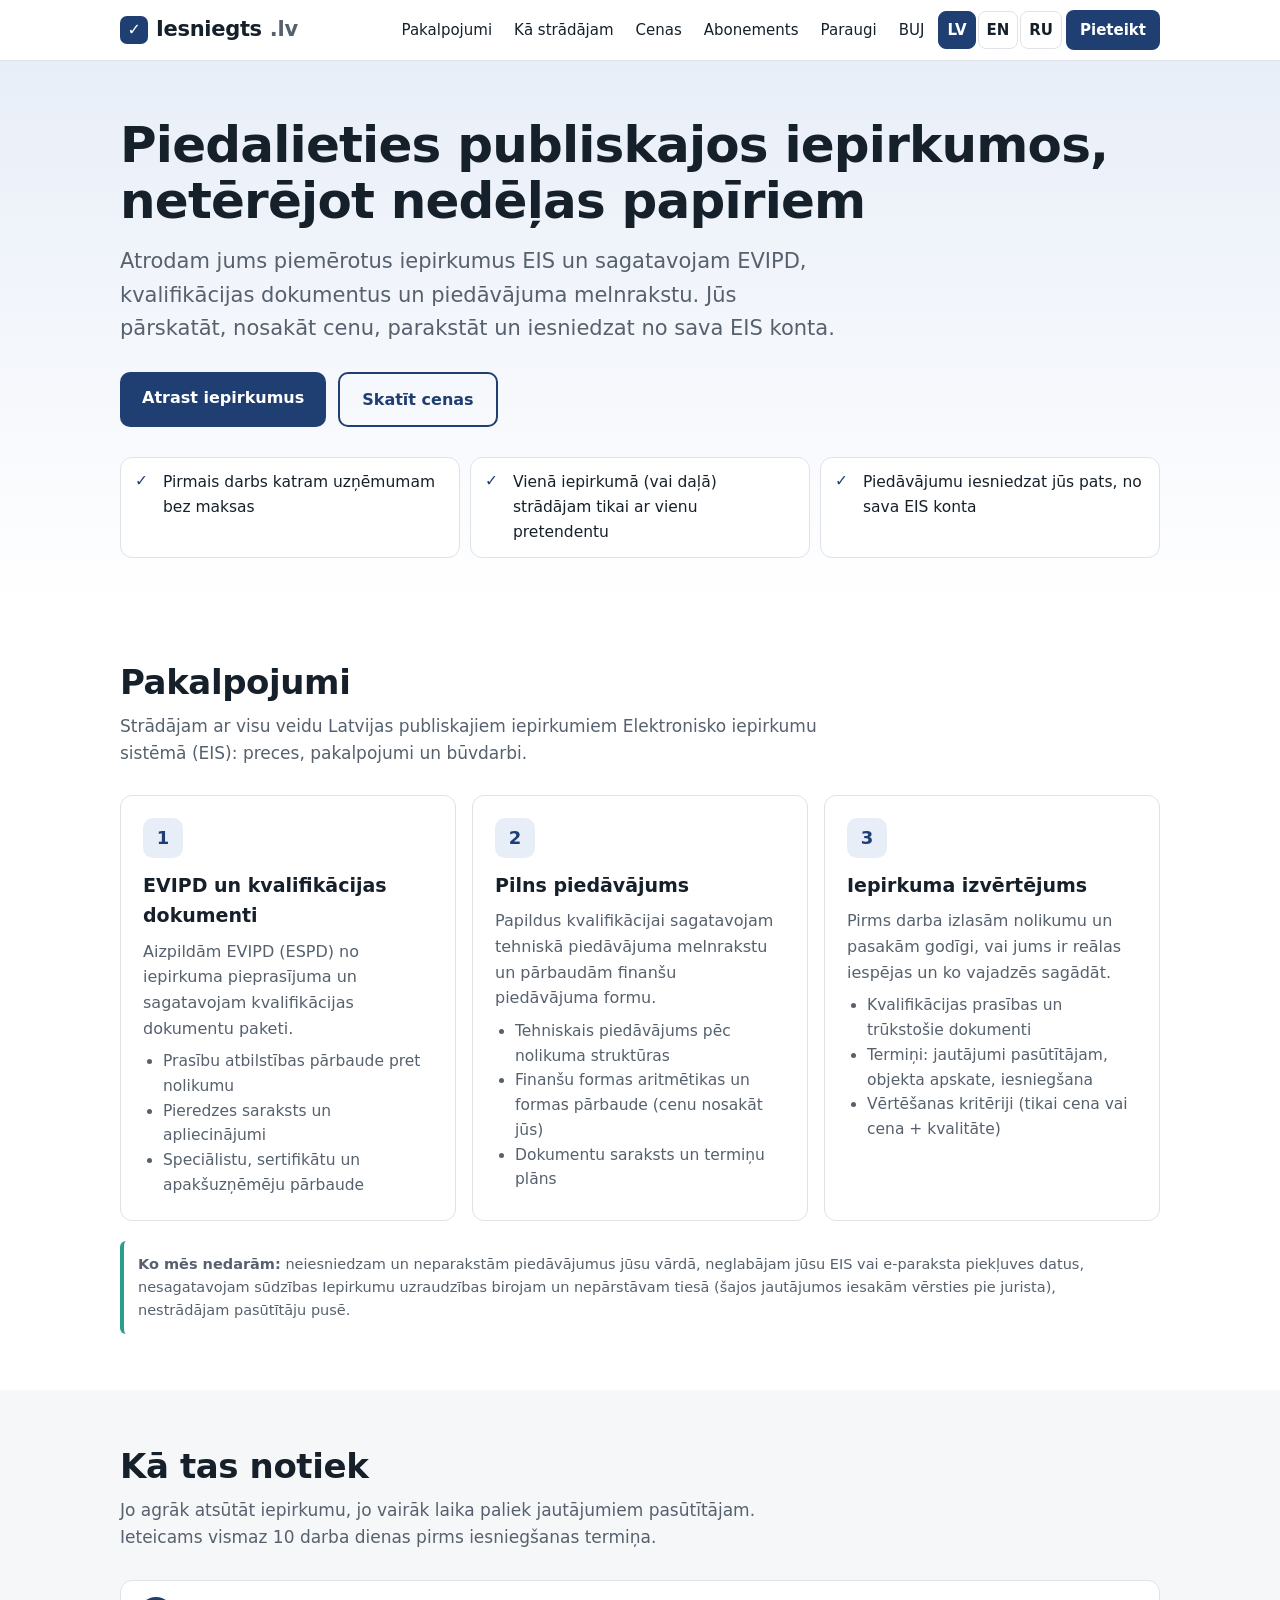
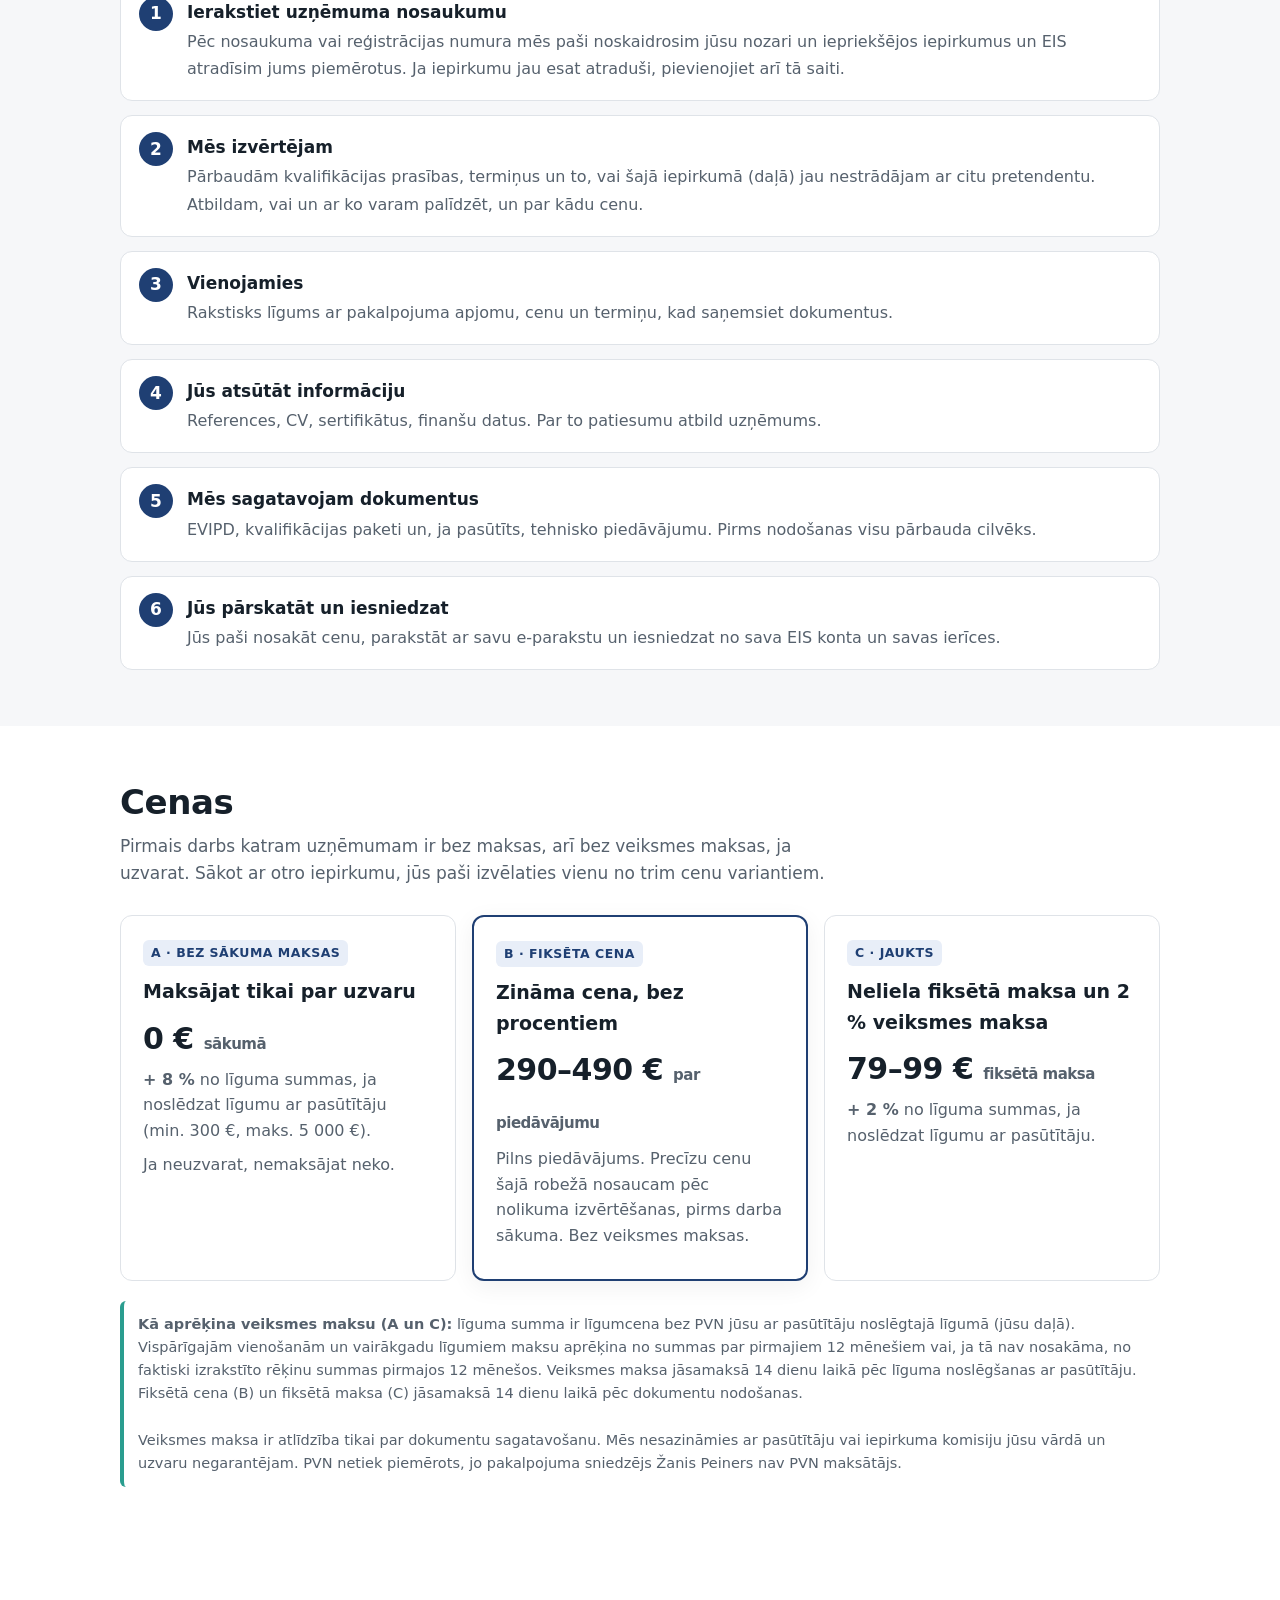
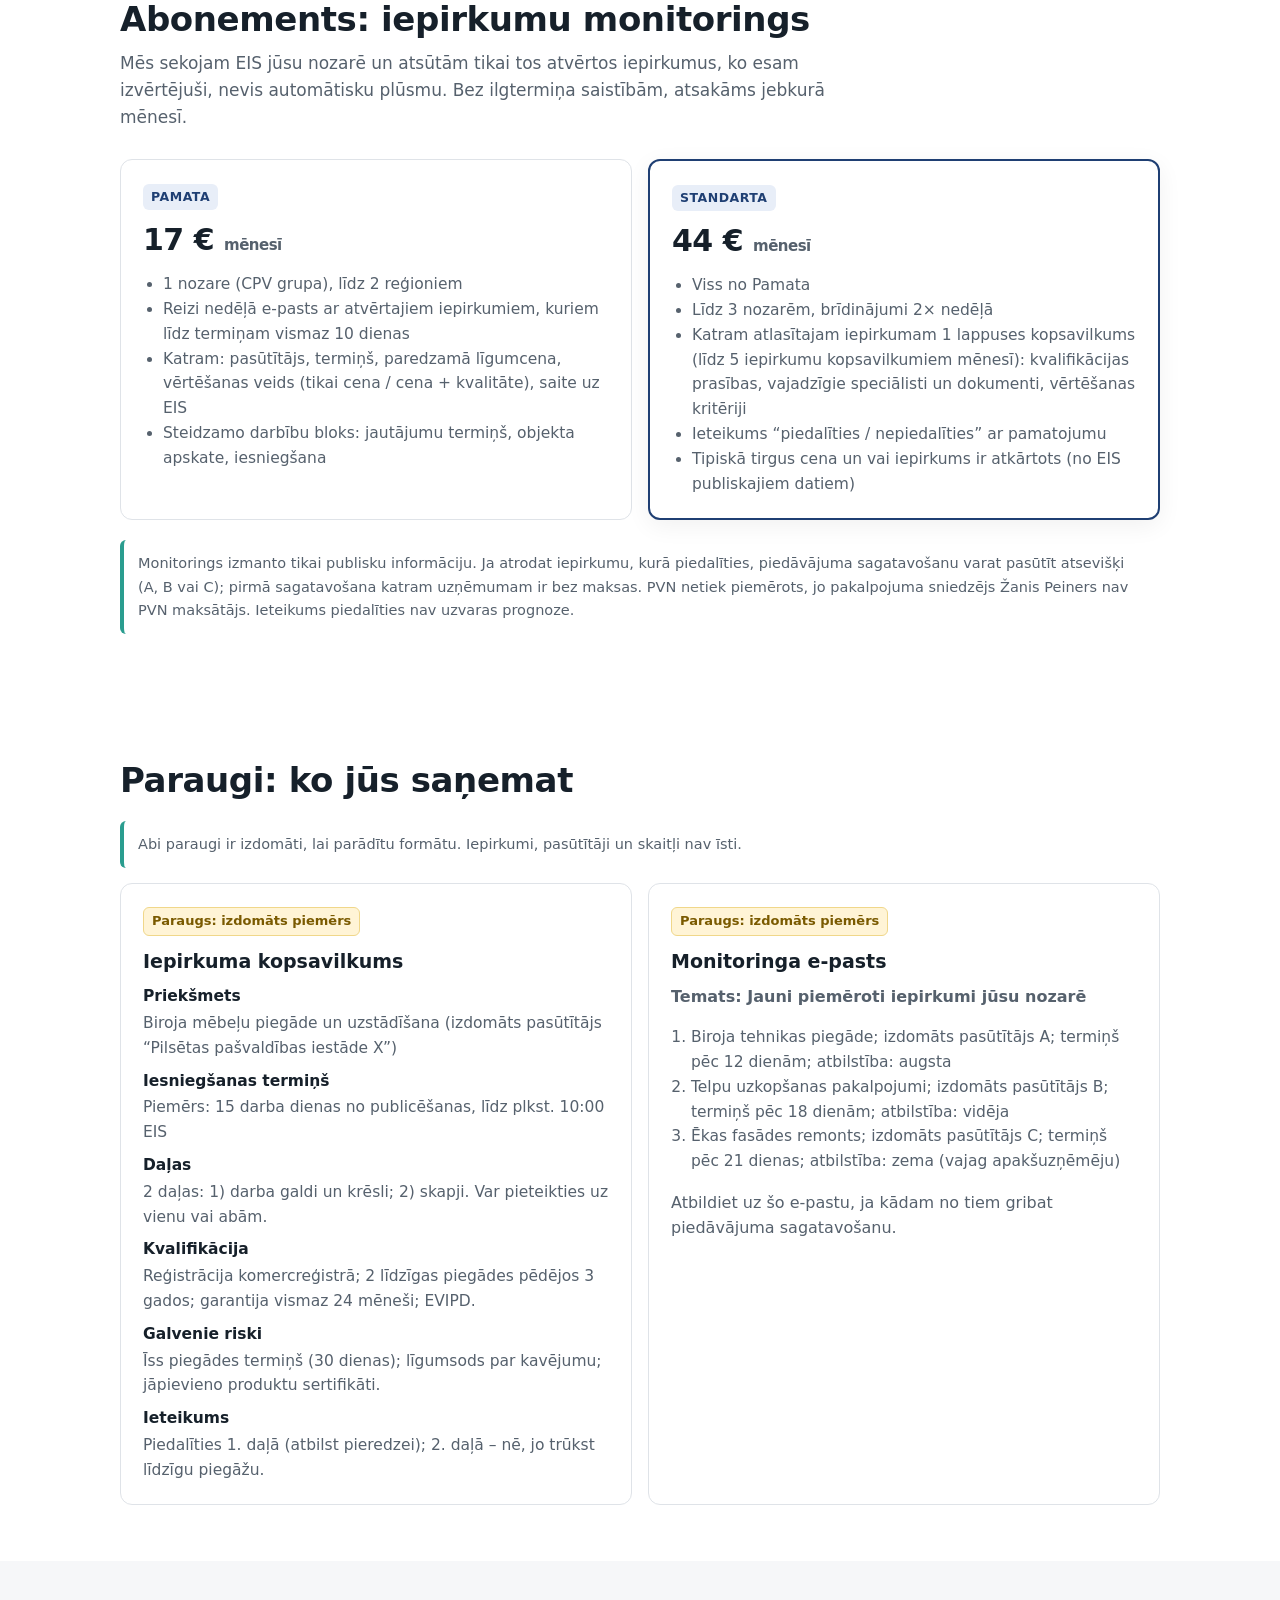
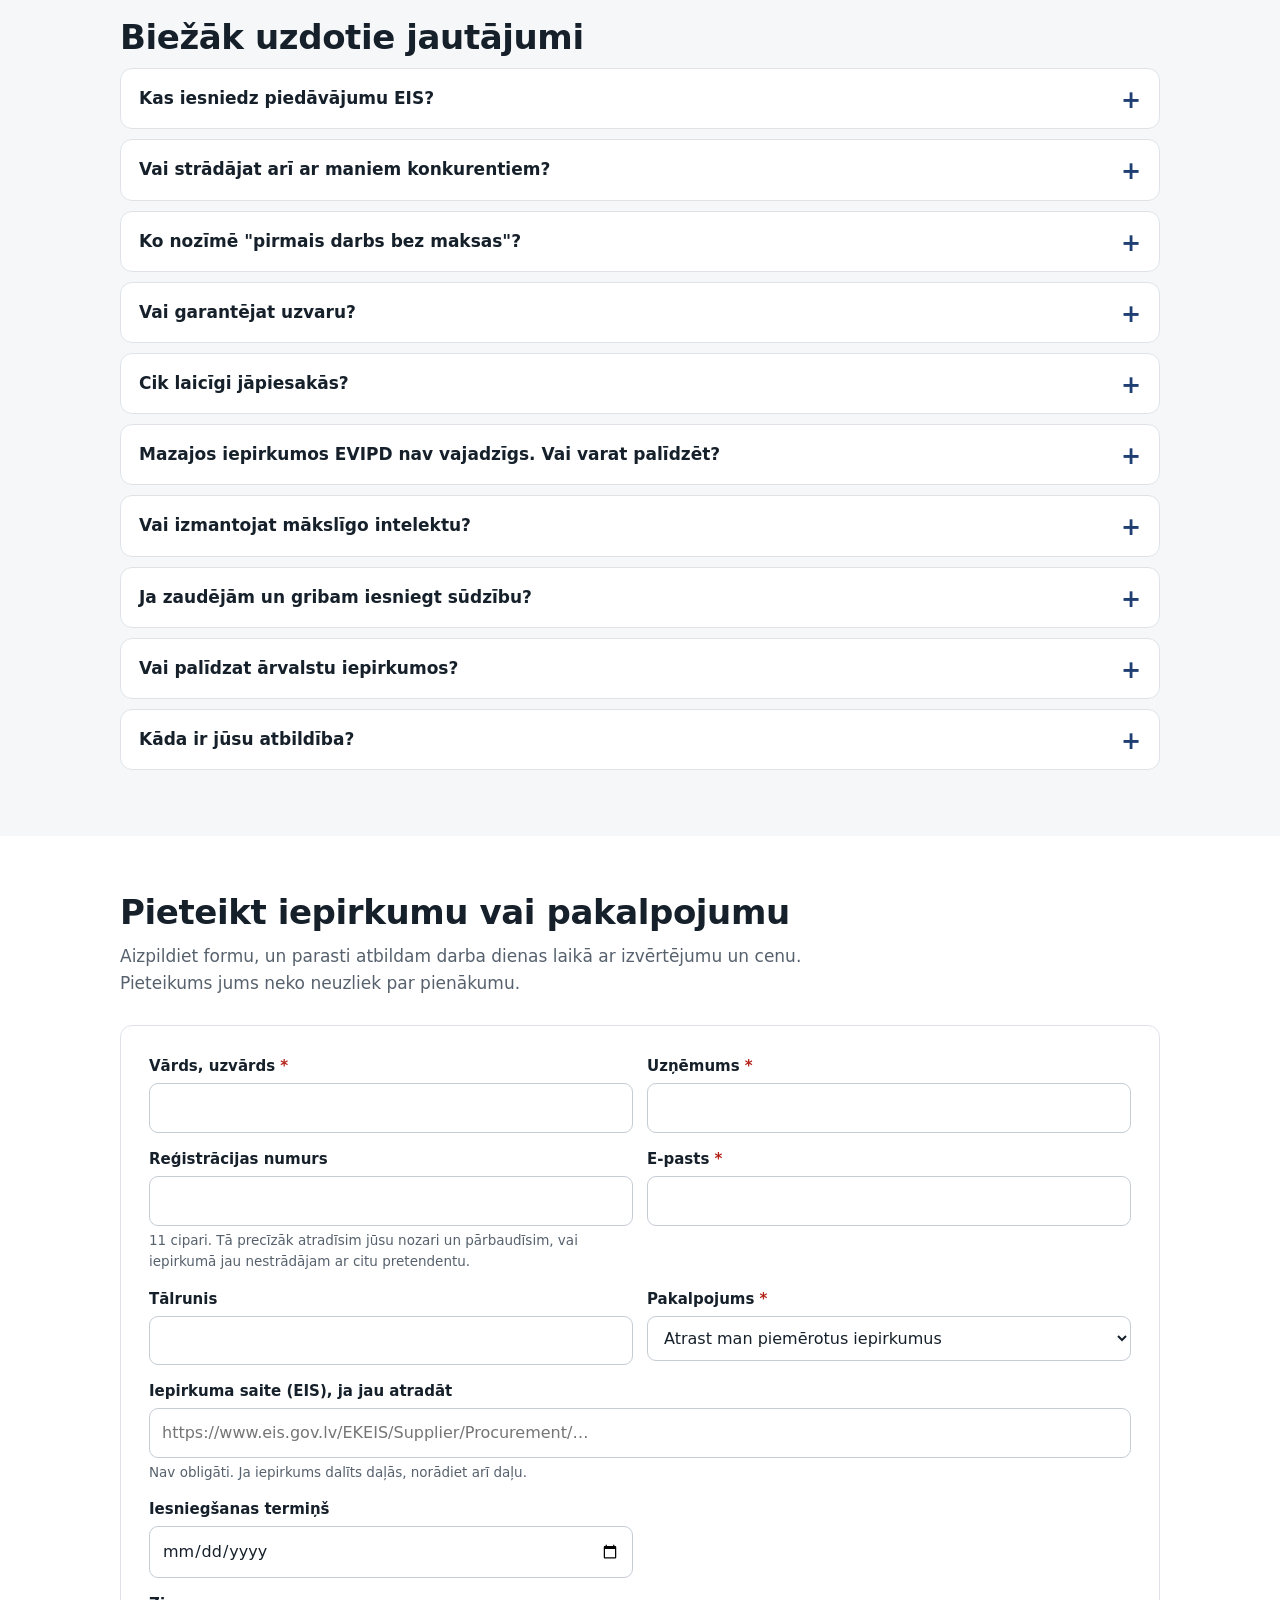
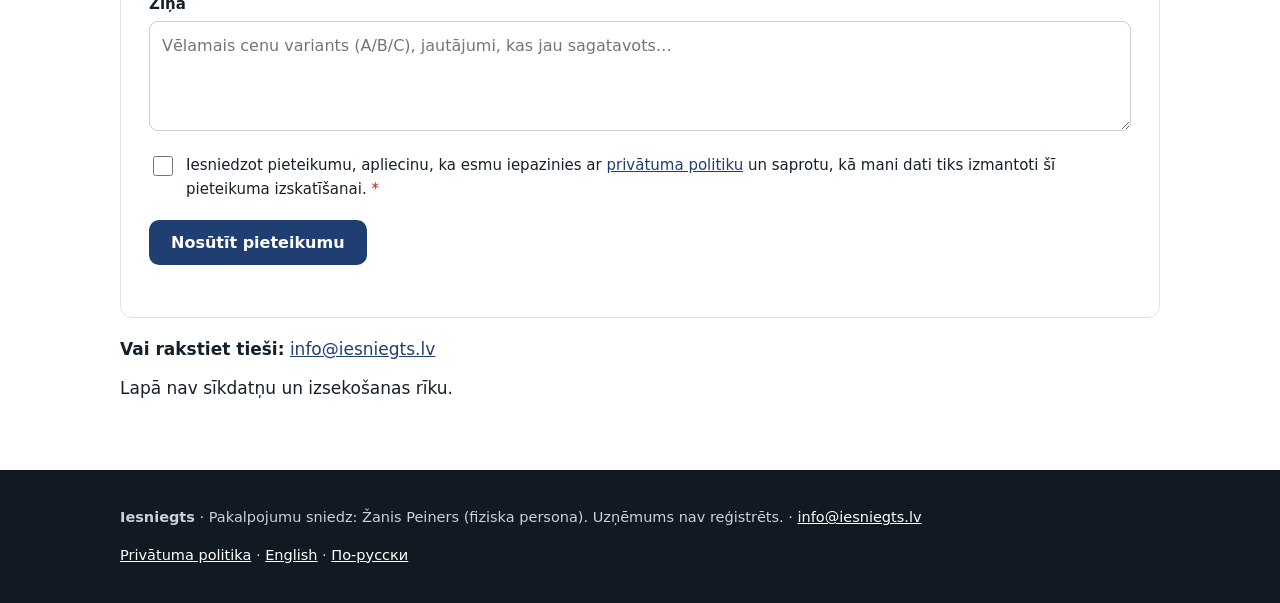
<file: index.html>
<!doctype html>
<html lang="lv">
<head>
<meta charset="utf-8">
<meta name="viewport" content="width=device-width,initial-scale=1">
<title>Iesniegts: palīdzība publisko iepirkumu piedāvājumu sagatavošanā</title>
<meta name="description" content="Sagatavojam EVIPD, kvalifikācijas dokumentus un piedāvājumus publiskajiem iepirkumiem EIS. Jūs pārskatāt, parakstāt un iesniedzat no sava EIS konta.">
<link rel="stylesheet" href="style.css">
<link rel="icon" href="/favicon.svg" type="image/svg+xml">
<link rel="apple-touch-icon" href="/apple-touch-icon.png">
<meta name="referrer" content="strict-origin-when-cross-origin">
<meta http-equiv="Content-Security-Policy" content="default-src 'self'; script-src 'self'; style-src 'self' 'unsafe-inline'; img-src 'self' data:; connect-src 'self' https://api.web3forms.com; form-action 'self' https://api.web3forms.com mailto:; base-uri 'self'; object-src 'none'">
<link rel="canonical" href="https://iesniegts.lv/">
<link rel="alternate" hreflang="lv" href="https://iesniegts.lv/">
<link rel="alternate" hreflang="en" href="https://iesniegts.lv/en.html">
<link rel="alternate" hreflang="ru" href="https://iesniegts.lv/ru.html">
<link rel="alternate" hreflang="x-default" href="https://iesniegts.lv/">
<meta property="og:type" content="website">
<meta property="og:site_name" content="Iesniegts">
<meta property="og:title" content="Iesniegts: palīdzība publisko iepirkumu piedāvājumu sagatavošanā">
<meta property="og:description" content="Sagatavojam EVIPD, kvalifikācijas dokumentus un piedāvājumus publiskajiem iepirkumiem EIS. Jūs pārskatāt, parakstāt un iesniedzat no sava EIS konta.">
<meta property="og:url" content="https://iesniegts.lv/">
<meta property="og:locale" content="lv_LV">
<meta property="og:image" content="https://iesniegts.lv/og.png">
<meta property="og:image:width" content="1200">
<meta property="og:image:height" content="630">
<meta property="og:image:alt" content="Iesniegts.lv">
<meta name="twitter:card" content="summary_large_image">
<meta name="twitter:title" content="Iesniegts: palīdzība publisko iepirkumu piedāvājumu sagatavošanā">
<meta name="twitter:description" content="Sagatavojam EVIPD, kvalifikācijas dokumentus un piedāvājumus publiskajiem iepirkumiem EIS. Jūs pārskatāt, parakstāt un iesniedzat no sava EIS konta.">
<meta name="twitter:image" content="https://iesniegts.lv/og.png">
<script type="application/ld+json">{"@context": "https://schema.org", "@type": "ProfessionalService", "name": "Iesniegts", "url": "https://iesniegts.lv/", "email": "info@iesniegts.lv", "description": "Sagatavojam EVIPD, kvalifikācijas dokumentus un piedāvājumus publiskajiem iepirkumiem EIS. Jūs pārskatāt, parakstāt un iesniedzat no sava EIS konta.", "areaServed": {"@type": "Country", "name": "Latvia"}, "availableLanguage": ["lv", "en", "ru"], "image": "https://iesniegts.lv/og.png", "founder": {"@type": "Person", "name": "Žanis Peiners"}, "provider": {"@type": "Person", "name": "Žanis Peiners", "email": "info@iesniegts.lv"}}</script>
</head>
<body>
<a class="skip" href="#saturs">Pāriet uz saturu</a>
<header class="top">
  <div class="wrap">
    <a class="logo" href="#"><span class="mark" aria-hidden="true">✓</span>Iesniegts<span class="tld">.lv</span></a>
    <nav class="main" aria-label="Galvenā navigācija">
      <span class="links">
        <a href="#pakalpojumi">Pakalpojumi</a>
        <a href="#process">Kā strādājam</a>
        <a href="#cenas">Cenas</a>
        <a href="#abonements">Abonements</a>
        <a href="#paraugi">Paraugi</a>
        <a href="#buj">BUJ</a>
      </span>
      <span class="langs" role="group" aria-label="Valoda"><a class="lang current" href="index.html" lang="lv" hreflang="lv" aria-current="page">LV</a><a class="lang" href="en.html" lang="en" hreflang="en">EN</a><a class="lang" href="ru.html" lang="ru" hreflang="ru">RU</a></span>
      <a class="btn" href="#pieteikums" style="padding:8px 14px;font-size:15px">Pieteikt</a>
    </nav>
  </div>
</header>

<main id="saturs">
<section class="hero">
  <div class="wrap">
    <h1>Piedalieties publiskajos iepirkumos, netērējot nedēļas papīriem</h1>
    <p class="lead">Atrodam jums piemērotus iepirkumus EIS un sagatavojam EVIPD, kvalifikācijas dokumentus un piedāvājuma melnrakstu. Jūs pārskatāt, nosakāt cenu, parakstāt un iesniedzat no sava EIS konta.</p>
    <div class="cta">
      <a class="btn" href="#pieteikums">Atrast iepirkumus</a>
      <a class="btn ghost" href="#cenas">Skatīt cenas</a>
    </div>
    <ul class="facts">
      <li>Pirmais darbs katram uzņēmumam bez maksas<!-- PRICE: approved 3 Nov --></li>
      <li>Vienā iepirkumā (vai daļā) strādājam tikai ar vienu pretendentu</li>
      <li>Piedāvājumu iesniedzat jūs pats, no sava EIS konta</li>
    </ul>
  </div>
</section>

<section id="pakalpojumi">
  <div class="wrap">
    <h2>Pakalpojumi</h2>
    <p class="sub">Strādājam ar visu veidu Latvijas publiskajiem iepirkumiem Elektronisko iepirkumu sistēmā (EIS): preces, pakalpojumi un būvdarbi.</p>
    <div class="grid c3">
      <div class="card">
        <div class="icon" aria-hidden="true">1</div>
        <h3>EVIPD un kvalifikācijas dokumenti</h3>
        <p>Aizpildām EVIPD (ESPD) no iepirkuma pieprasījuma un sagatavojam kvalifikācijas dokumentu paketi.</p>
        <ul>
          <li>Prasību atbilstības pārbaude pret nolikumu</li>
          <li>Pieredzes saraksts un apliecinājumi</li>
          <li>Speciālistu, sertifikātu un apakšuzņēmēju pārbaude</li>
        </ul>
      </div>
      <div class="card">
        <div class="icon" aria-hidden="true">2</div>
        <h3>Pilns piedāvājums</h3>
        <p>Papildus kvalifikācijai sagatavojam tehniskā piedāvājuma melnrakstu un pārbaudām finanšu piedāvājuma formu.</p>
        <ul>
          <li>Tehniskais piedāvājums pēc nolikuma struktūras</li>
          <li>Finanšu formas aritmētikas un formas pārbaude (cenu nosakāt jūs)</li>
          <li>Dokumentu saraksts un termiņu plāns</li>
        </ul>
      </div>
      <div class="card">
        <div class="icon" aria-hidden="true">3</div>
        <h3>Iepirkuma izvērtējums</h3>
        <p>Pirms darba izlasām nolikumu un pasakām godīgi, vai jums ir reālas iespējas un ko vajadzēs sagādāt.</p>
        <ul>
          <li>Kvalifikācijas prasības un trūkstošie dokumenti</li>
          <li>Termiņi: jautājumi pasūtītājam, objekta apskate, iesniegšana</li>
          <li>Vērtēšanas kritēriji (tikai cena vai cena + kvalitāte)</li>
        </ul>
      </div>
    </div>
    <div class="note limits"><strong>Ko mēs nedarām:</strong> neiesniedzam un neparakstām piedāvājumus jūsu vārdā, neglabājam jūsu EIS vai e-paraksta piekļuves datus, nesagatavojam sūdzības Iepirkumu uzraudzības birojam un nepārstāvam tiesā (šajos jautājumos iesakām vērsties pie jurista), nestrādājam pasūtītāju pusē.</div>
  </div>
</section>

<section id="process" class="alt">
  <div class="wrap">
    <h2>Kā tas notiek</h2>
    <p class="sub">Jo agrāk atsūtāt iepirkumu, jo vairāk laika paliek jautājumiem pasūtītājam. Ieteicams vismaz 10 darba dienas pirms iesniegšanas termiņa.</p>
    <ol class="steps">
      <li><strong>Ierakstiet uzņēmuma nosaukumu</strong><span>Pēc nosaukuma vai reģistrācijas numura mēs paši noskaidrosim jūsu nozari un iepriekšējos iepirkumus un EIS atradīsim jums piemērotus. Ja iepirkumu jau esat atraduši, pievienojiet arī tā saiti.</span></li>
      <li><strong>Mēs izvērtējam</strong><span>Pārbaudām kvalifikācijas prasības, termiņus un to, vai šajā iepirkumā (daļā) jau nestrādājam ar citu pretendentu. Atbildam, vai un ar ko varam palīdzēt, un par kādu cenu.</span></li>
      <li><strong>Vienojamies</strong><span>Rakstisks līgums ar pakalpojuma apjomu, cenu un termiņu, kad saņemsiet dokumentus.</span></li>
      <li><strong>Jūs atsūtāt informāciju</strong><span>References, CV, sertifikātus, finanšu datus. Par to patiesumu atbild uzņēmums.</span></li>
      <li><strong>Mēs sagatavojam dokumentus</strong><span>EVIPD, kvalifikācijas paketi un, ja pasūtīts, tehnisko piedāvājumu. Pirms nodošanas visu pārbauda cilvēks.</span></li>
      <li><strong>Jūs pārskatāt un iesniedzat</strong><span>Jūs paši nosakāt cenu, parakstāt ar savu e-parakstu un iesniedzat no sava EIS konta un savas ierīces.</span></li>
    </ol>
  </div>
</section>

<section id="cenas">
  <div class="wrap">
    <h2>Cenas</h2>
    <p class="sub">Pirmais darbs katram uzņēmumam ir bez maksas, arī bez veiksmes maksas, ja uzvarat.<!-- PRICE: approved 3 Nov --> Sākot ar otro iepirkumu, jūs paši izvēlaties vienu no trim cenu variantiem.</p>
    <div class="grid c3">
      <div class="card">
        <span class="tag">A · bez sākuma maksas</span>
        <h3 style="margin-top:10px">Maksājat tikai par uzvaru</h3>
        <div class="price">0 €<!-- PRICE: approved 3 Nov --> <small>sākumā</small></div>
        <p><strong>+ 8 %</strong> no līguma summas, ja noslēdzat līgumu ar pasūtītāju (min. 300 €, maks. 5 000 €).<!-- PRICE: approved 3 Nov --></p>
        <p>Ja neuzvarat, nemaksājat neko.</p>
      </div>
      <div class="card featured">
        <span class="tag">B · fiksēta cena</span>
        <h3 style="margin-top:10px">Zināma cena, bez procentiem</h3>
        <div class="price">290–490 €<!-- PRICE: approved 3 Nov --> <small>par piedāvājumu</small></div>
        <p>Pilns piedāvājums. Precīzu cenu šajā robežā nosaucam pēc nolikuma izvērtēšanas, pirms darba sākuma. Bez veiksmes maksas.</p>
      </div>
      <div class="card">
        <span class="tag">C · jaukts</span>
        <h3 style="margin-top:10px">Neliela fiksētā maksa un 2 % veiksmes maksa</h3>
        <div class="price">79–99 €<!-- PRICE: approved 3 Nov --> <small>fiksētā maksa</small></div>
        <p><strong>+ 2 %</strong> no līguma summas, ja noslēdzat līgumu ar pasūtītāju.<!-- PRICE: approved 3 Nov --></p>
      </div>
    </div>
    <div class="note">
      <strong>Kā aprēķina veiksmes maksu (A un C):</strong> līguma summa ir līgumcena bez PVN jūsu ar pasūtītāju noslēgtajā līgumā (jūsu daļā). Vispārīgajām vienošanām un vairākgadu līgumiem maksu aprēķina no summas par pirmajiem 12 mēnešiem vai, ja tā nav nosakāma, no faktiski izrakstīto rēķinu summas pirmajos 12 mēnešos. Veiksmes maksa jāsamaksā 14 dienu laikā pēc līguma noslēgšanas ar pasūtītāju. Fiksētā cena (B) un fiksētā maksa (C) jāsamaksā 14 dienu laikā pēc dokumentu nodošanas.<!-- PRICE: approved 3 Nov --><!-- Avots: contract_template.md 5.2.–5.4. -->
      <br><br>Veiksmes maksa ir atlīdzība tikai par dokumentu sagatavošanu. Mēs nesazināmies ar pasūtītāju vai iepirkuma komisiju jūsu vārdā un uzvaru negarantējam. PVN netiek piemērots, jo pakalpojuma sniedzējs Žanis Peiners nav PVN maksātājs.<!-- PRICE: approved 3 Nov -->
    </div>
  </div>
</section>

<section id="abonements">
  <div class="wrap">
    <h2>Abonements: iepirkumu monitorings</h2>
    <p class="sub">Mēs sekojam EIS jūsu nozarē un atsūtām tikai tos atvērtos iepirkumus, ko esam izvērtējuši, nevis automātisku plūsmu. Bez ilgtermiņa saistībām, atsakāms jebkurā mēnesī.<!-- PRICE: approved 3 Nov --></p>
    <div class="grid c2">
      <div class="card">
        <span class="tag">Pamata</span>
        <div class="price">17 €<!-- PRICE: approved 3 Nov (competitor-based: ~10% below iepirkumi.notepad.lv Starts 19 €; see /workspace/sites/pricing_research.md) --> <small>mēnesī</small></div>
        <ul>
          <li>1 nozare (CPV grupa), līdz 2 reģioniem</li>
          <li>Reizi nedēļā e-pasts ar atvērtajiem iepirkumiem, kuriem līdz termiņam vismaz 10 dienas</li>
          <li>Katram: pasūtītājs, termiņš, paredzamā līgumcena, vērtēšanas veids (tikai cena / cena + kvalitāte), saite uz EIS</li>
          <li>Steidzamo darbību bloks: jautājumu termiņš, objekta apskate, iesniegšana</li>
        </ul>
      </div>
      <div class="card featured">
        <span class="tag">Standarta</span>
        <div class="price">44 €<!-- PRICE: approved 3 Nov (competitor-based: ~10% below iepirkumi.notepad.lv Pro 49 €; see /workspace/sites/pricing_research.md) --> <small>mēnesī</small></div>
        <ul>
          <li>Viss no Pamata</li>
          <li>Līdz 3 nozarēm, brīdinājumi 2× nedēļā</li>
          <li>Katram atlasītajam iepirkumam 1 lappuses kopsavilkums (līdz 5 iepirkumu kopsavilkumiem mēnesī): kvalifikācijas prasības, vajadzīgie speciālisti un dokumenti, vērtēšanas kritēriji</li>
          <li>Ieteikums “piedalīties / nepiedalīties” ar pamatojumu</li>
          <li>Tipiskā tirgus cena un vai iepirkums ir atkārtots (no EIS publiskajiem datiem)</li>
        </ul>
      </div>
    </div>
    <p class="note">Monitorings izmanto tikai publisku informāciju. Ja atrodat iepirkumu, kurā piedalīties, piedāvājuma sagatavošanu varat pasūtīt atsevišķi (A, B vai C); pirmā sagatavošana katram uzņēmumam ir bez maksas.<!-- PRICE: approved 3 Nov --> PVN netiek piemērots, jo pakalpojuma sniedzējs Žanis Peiners nav PVN maksātājs. Ieteikums piedalīties nav uzvaras prognoze.</p>
  </div>
</section>

<section id="paraugi">
  <div class="wrap">
    <h2>Paraugi: ko jūs saņemat</h2>
    <p class="note">Abi paraugi ir izdomāti, lai parādītu formātu. Iepirkumi, pasūtītāji un skaitļi nav īsti.</p>
    <div class="grid c2">
      <div class="card sample"><span class="badge-sample">Paraugs: izdomāts piemērs</span><h3>Iepirkuma kopsavilkums</h3><dl class="sample-dl"><dt>Priekšmets</dt><dd>Biroja mēbeļu piegāde un uzstādīšana (izdomāts pasūtītājs “Pilsētas pašvaldības iestāde X”)</dd><dt>Iesniegšanas termiņš</dt><dd>Piemērs: 15 darba dienas no publicēšanas, līdz plkst. 10:00 EIS</dd><dt>Daļas</dt><dd>2 daļas: 1) darba galdi un krēsli; 2) skapji. Var pieteikties uz vienu vai abām.</dd><dt>Kvalifikācija</dt><dd>Reģistrācija komercreģistrā; 2 līdzīgas piegādes pēdējos 3 gados; garantija vismaz 24 mēneši; EVIPD.</dd><dt>Galvenie riski</dt><dd>Īss piegādes termiņš (30 dienas); līgumsods par kavējumu; jāpievieno produktu sertifikāti.</dd><dt>Ieteikums</dt><dd>Piedalīties 1. daļā (atbilst pieredzei); 2. daļā – nē, jo trūkst līdzīgu piegāžu.</dd></dl></div>
      <div class="card sample"><span class="badge-sample">Paraugs: izdomāts piemērs</span><h3>Monitoringa e-pasts</h3><p><strong>Temats: Jauni piemēroti iepirkumi jūsu nozarē</strong></p><ol><li>Biroja tehnikas piegāde; izdomāts pasūtītājs A; termiņš pēc 12 dienām; atbilstība: augsta</li><li>Telpu uzkopšanas pakalpojumi; izdomāts pasūtītājs B; termiņš pēc 18 dienām; atbilstība: vidēja</li><li>Ēkas fasādes remonts; izdomāts pasūtītājs C; termiņš pēc 21 dienas; atbilstība: zema (vajag apakšuzņēmēju)</li></ol><p>Atbildiet uz šo e-pastu, ja kādam no tiem gribat piedāvājuma sagatavošanu.</p></div>
    </div>
  </div>
</section>

<section id="buj" class="alt">
  <div class="wrap">
    <h2>Biežāk uzdotie jautājumi</h2>
    <details><summary>Kas iesniedz piedāvājumu EIS?</summary><p>Jūs. Piedāvājumu paraksta un iesniedz jūsu uzņēmums no sava EIS konta un savas ierīces. Ja vajag strādāt EIS, jūsu administrators var izveidot mums lietotāju ar lomu "Piegādātāja piedāvājuma sagatavotājs", ko pēc iepirkuma bloķējat. E-paraksta līdzekļus un paroles mums nedodiet.</p></details>
    <details><summary>Vai strādājat arī ar maniem konkurentiem?</summary><p>Vienā iepirkumā (vai iepirkuma daļā) strādājam tikai ar vienu pretendentu. Citu klientu cenas, dokumentus vai risinājumus nekad nenododam un neizmantojam. Katram klientam ir atsevišķa darba vide. Tā mazinām aizliegtu vienošanos (Konkurences likuma 11. pants) risku jums un mums.</p></details>
    <details><summary>Ko nozīmē "pirmais darbs bez maksas"?</summary><p>Pirmajam iepirkumam (vai vienai daļai), ko jūsu uzņēmums mums uztic, sagatavošana ir bez maksas, arī ja uzvarat. Tas attiecas uz vienu reizi katram uzņēmumam.<!-- PRICE: approved 3 Nov --></p></details>
    <details><summary>Vai garantējat uzvaru?</summary><p>Nē. Mēs palīdzam iesniegt pilnīgu un prasībām atbilstošu piedāvājumu, bet uzvarētāju nosaka pasūtītājs pēc nolikumā noteiktajiem kritērijiem.</p></details>
    <details><summary>Cik laicīgi jāpiesakās?</summary><p>Ieteicams vismaz 10 darba dienas pirms iesniegšanas termiņa, lai paliktu laiks jautājumiem pasūtītājam un trūkstošo dokumentu sagādei. Ar īsākiem termiņiem palīdzam, ja tas ir reāli, un to pasakām godīgi pirms darba sākuma.</p></details>
    <details><summary>Mazajos iepirkumos EVIPD nav vajadzīgs. Vai varat palīdzēt?</summary><p>Jā. Mazajos iepirkumos (Publisko iepirkumu likuma 9. pants) EVIPD parasti netiek prasīts, tāpēc sagatavojam kvalifikācijas dokumentus un pieteikumu pēc nolikuma prasībām.</p></details>
    <details><summary>Vai izmantojat mākslīgo intelektu?</summary><p>Jā, dokumentu sagatavošanā izmantojam programmatūras rīkus, arī mākslīgo intelektu. Katru dokumentu pirms nodošanas pārbauda cilvēks, un jūsu dati netiek izmantoti citu klientu darbā.</p></details>
    <details><summary>Ja zaudējām un gribam iesniegt sūdzību?</summary><p>Sūdzības Iepirkumu uzraudzības birojam un pieteikumus tiesā mēs nesagatavojam. Iesakām vērsties pie jurista; varam nodot faktus un dokumentus no sava darba.</p></details>
    <details><summary>Vai palīdzat ārvalstu iepirkumos?</summary><p>Pašlaik strādājam ar Latvijas iepirkumiem EIS. Ja jūs interesē konkrēts iepirkums citā ES valstī, rakstiet, un pateiksim, vai varam palīdzēt.</p></details>
      <details><summary>Kāda ir jūsu atbildība?</summary><p>Dokumentus sagatavojam rūpīgi, bet EVIPD un piedāvājumu pārskata un paraksta klients, un klients atbild par sniegto ziņu patiesumu un piedāvājuma iesniegšanu. Mūsu atbildība ir ierobežota ar summu, kas samaksāta par konkrēto piedāvājumu.<!-- LIABILITY: needs owner approval --></p></details>
  </div>
</section>

<section id="pieteikums">
  <div class="wrap">
    <h2>Pieteikt iepirkumu vai pakalpojumu</h2>
    <p class="sub">Aizpildiet formu, un parasti atbildam darba dienas laikā ar izvērtējumu un cenu. Pieteikums jums neko neuzliek par pienākumu.</p>
    
    <!-- Forma: bez JS action iet uz Web3Forms; ar JS form.js sūta fetch un rāda apstiprinājumu lapā. -->
    <form class="order" id="order-form" action="https://api.web3forms.com/submit" method="POST"
      data-subject="Iesniegts.lv pieteikums"
      data-mailto-msg="Atveram jūsu e-pasta programmu ar sagatavotu vēstuli. Lūdzu, nosūtiet to."
      data-sending-msg="Sūtām…"
      data-ok-msg="Paldies, pieteikums saņemts! Mēs to izskatīsim un sazināsimies ar jums tuvākajā laikā."
      data-err-msg="Neizdevās nosūtīt pieteikumu. Lūdzu, mēģiniet vēlreiz.">
      <input type="hidden" name="access_key" value="9e208249-0132-4646-b2b2-49e6567fa05c">
      <input type="checkbox" name="botcheck" class="hidden" style="display:none" tabindex="-1" autocomplete="off" aria-hidden="true">
      <div><label for="f-name">Vārds, uzvārds <span class="req" aria-hidden="true">*</span></label><input id="f-name" name="name" autocomplete="name" required></div>
      <div><label for="f-company">Uzņēmums <span class="req" aria-hidden="true">*</span></label><input id="f-company" name="company" autocomplete="organization" required></div>
      <div><label for="f-regno">Reģistrācijas numurs</label><input id="f-regno" name="regno" inputmode="numeric" pattern="[0-9]{11}" aria-describedby="h-regno"><div class="hint" id="h-regno">11 cipari. Tā precīzāk atradīsim jūsu nozari un pārbaudīsim, vai iepirkumā jau nestrādājam ar citu pretendentu.</div></div>
      <div><label for="f-email">E-pasts <span class="req" aria-hidden="true">*</span></label><input id="f-email" name="email" type="email" autocomplete="email" required></div>
      <div><label for="f-phone">Tālrunis</label><input id="f-phone" name="phone" type="tel" autocomplete="tel"></div>
      <div><label for="f-service">Pakalpojums <span class="req" aria-hidden="true">*</span></label>
        <select id="f-service" name="service" required>
          <option selected>Atrast man piemērotus iepirkumus</option>
          <option>EVIPD + kvalifikācijas dokumenti</option>
          <option>Pilns piedāvājums</option>
          <option>Abonements - Pamata (17 €/mēn.)</option>
          <option>Abonements - Standarta (44 €/mēn.)</option>
          <option>Vēl nezinu, gribu konsultāciju</option>
        </select></div>
      <div class="full"><label for="f-link">Iepirkuma saite (EIS), ja jau atradāt</label><input id="f-link" name="link" placeholder="https://www.eis.gov.lv/EKEIS/Supplier/Procurement/…" aria-describedby="h-link"><div class="hint" id="h-link">Nav obligāti. Ja iepirkums dalīts daļās, norādiet arī daļu.</div></div>
      <div><label for="f-deadline">Iesniegšanas termiņš</label><input id="f-deadline" name="deadline" type="date"></div>
      <div class="full"><label for="f-message">Ziņa</label><textarea id="f-message" name="message" placeholder="Vēlamais cenu variants (A/B/C), jautājumi, kas jau sagatavots…"></textarea></div>
      <div class="hp" aria-hidden="true"><label for="f-website">Neaizpildīt</label><input id="f-website" name="website" tabindex="-1" autocomplete="off"></div>
      <div class="full"><label class="consent"><input type="checkbox" name="consent" value="jā" required> <span>Iesniedzot pieteikumu, apliecinu, ka esmu iepazinies ar <a href="privatuma-politika.html">privātuma politiku</a> un saprotu, kā mani dati tiks izmantoti šī pieteikuma izskatīšanai. <span class="req" aria-hidden="true">*</span></span></label></div>
      <div class="full"><button class="btn" type="submit">Nosūtīt pieteikumu</button> <div class="status" id="form-status" role="status" aria-live="polite"></div></div>
    </form>
    <div class="contact-side" style="margin-top:18px">
      <p><strong>Vai rakstiet tieši:</strong> <a href="mailto:info@iesniegts.lv">info@iesniegts.lv</a></p>
      <p>Lapā nav sīkdatņu un izsekošanas rīku.</p>
    </div>
  </div>
</section>
</main>

<footer>
  <div class="wrap">
    <div><strong>Iesniegts</strong> · Pakalpojumu sniedz: Žanis Peiners (fiziska persona). Uzņēmums nav reģistrēts. · <a href="mailto:info@iesniegts.lv">info@iesniegts.lv</a></div>
    <div><a href="privatuma-politika.html">Privātuma politika</a> · <a href="en.html" lang="en">English</a> · <a href="ru.html" lang="ru">По-русски</a></div>
  </div>
</footer>
<script src="form.js" defer></script>
</body>
</html>
</file>
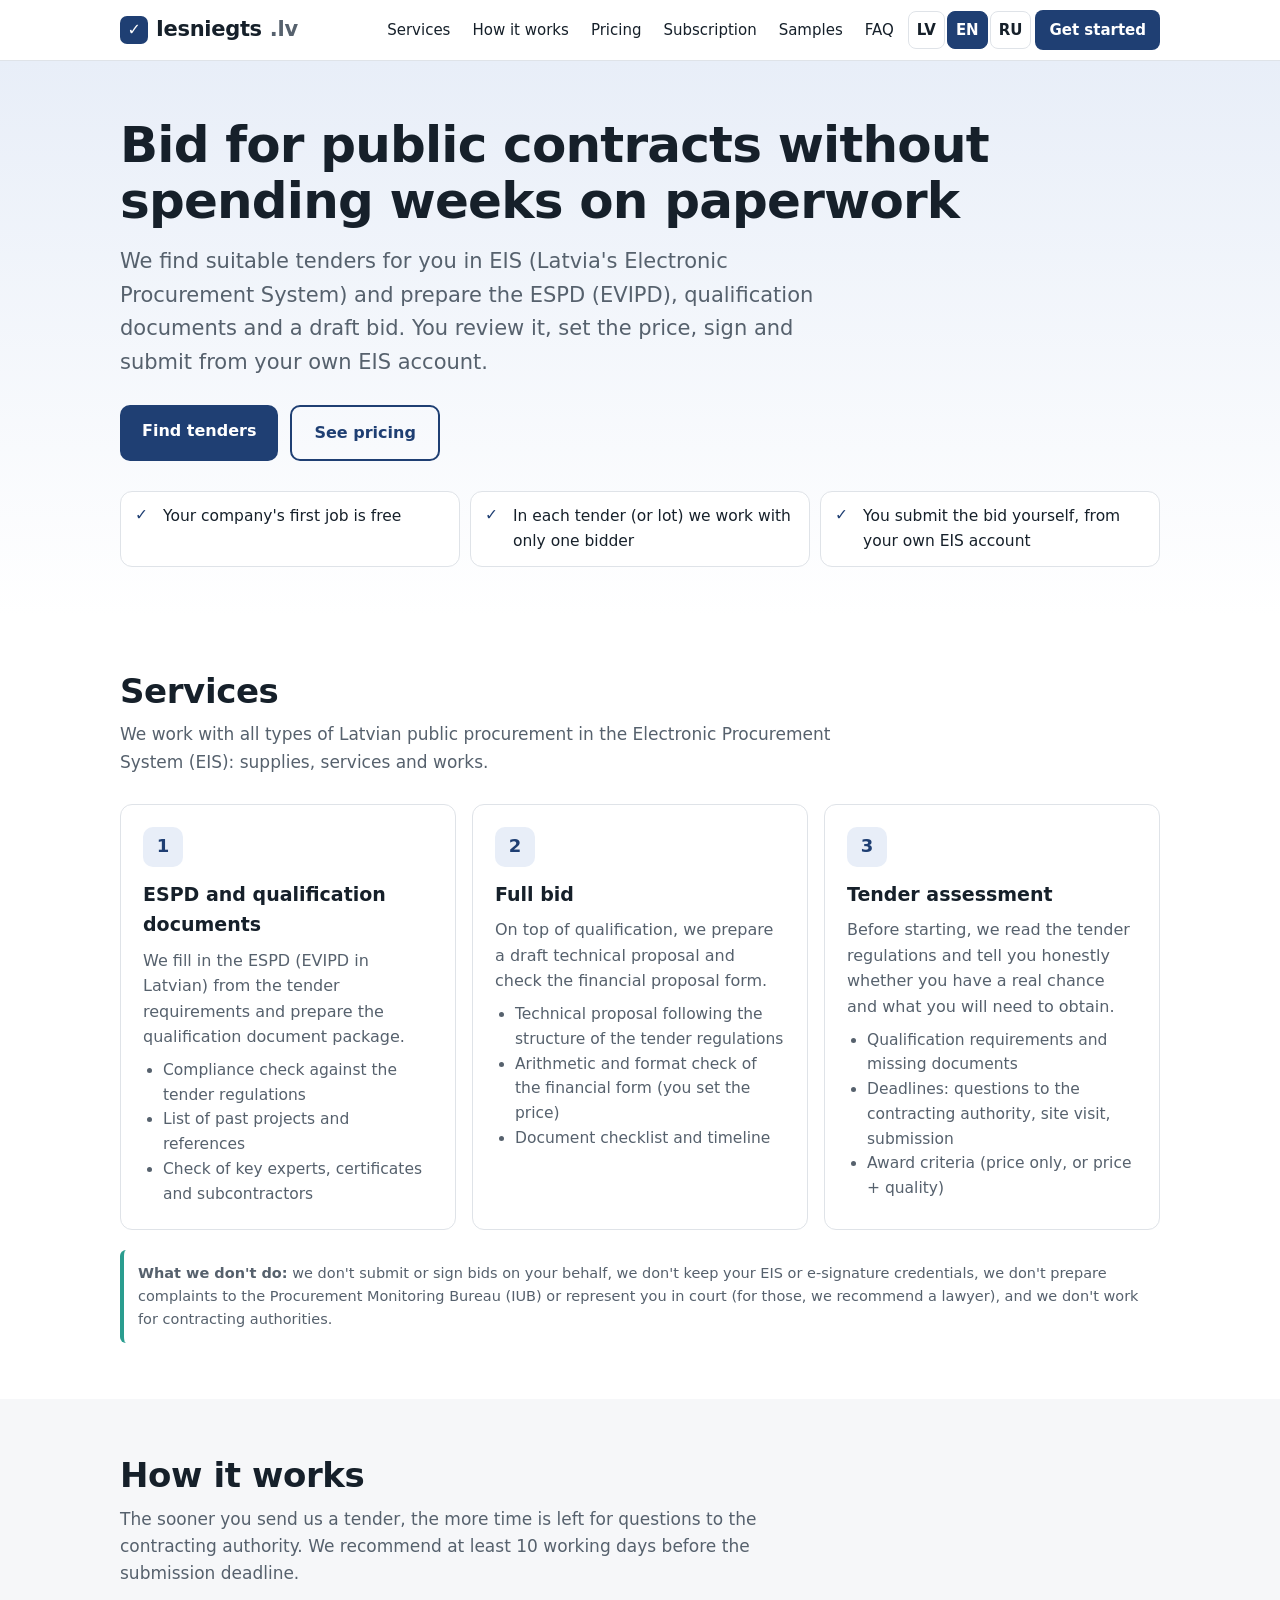
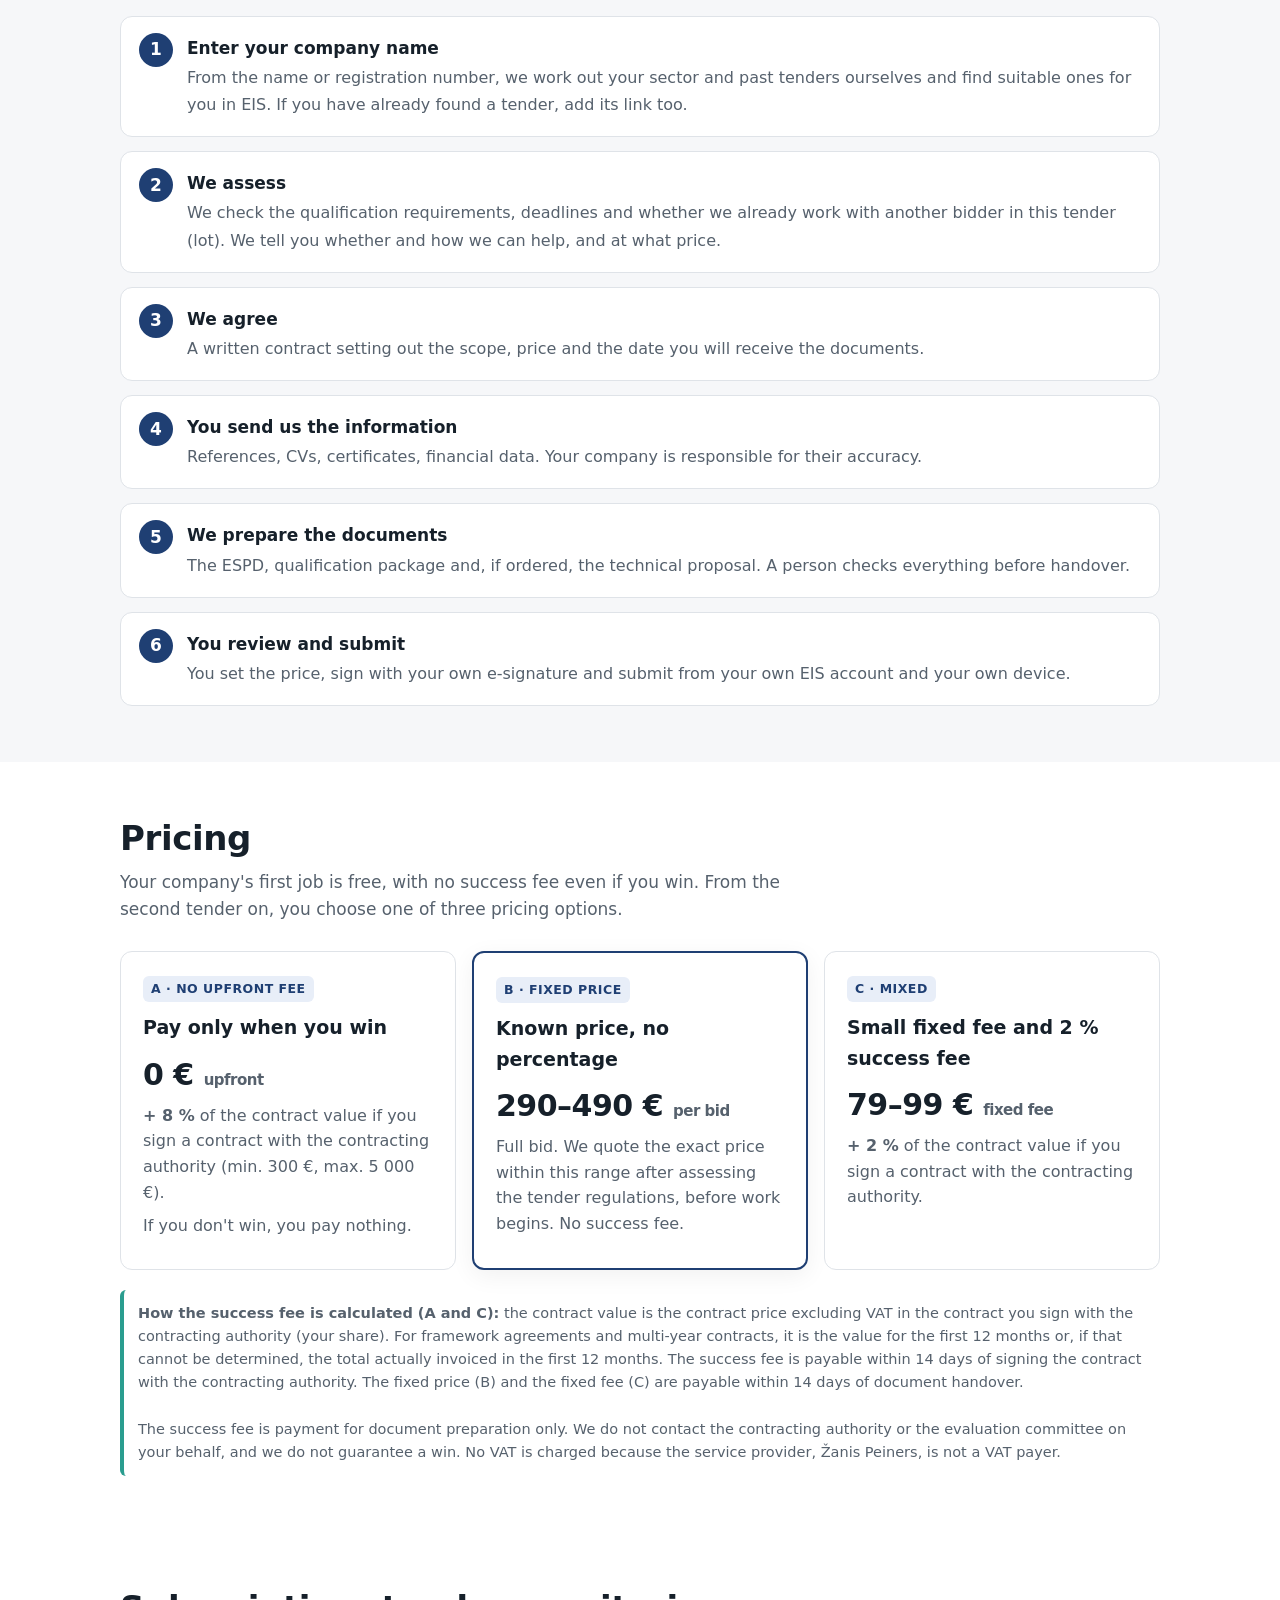
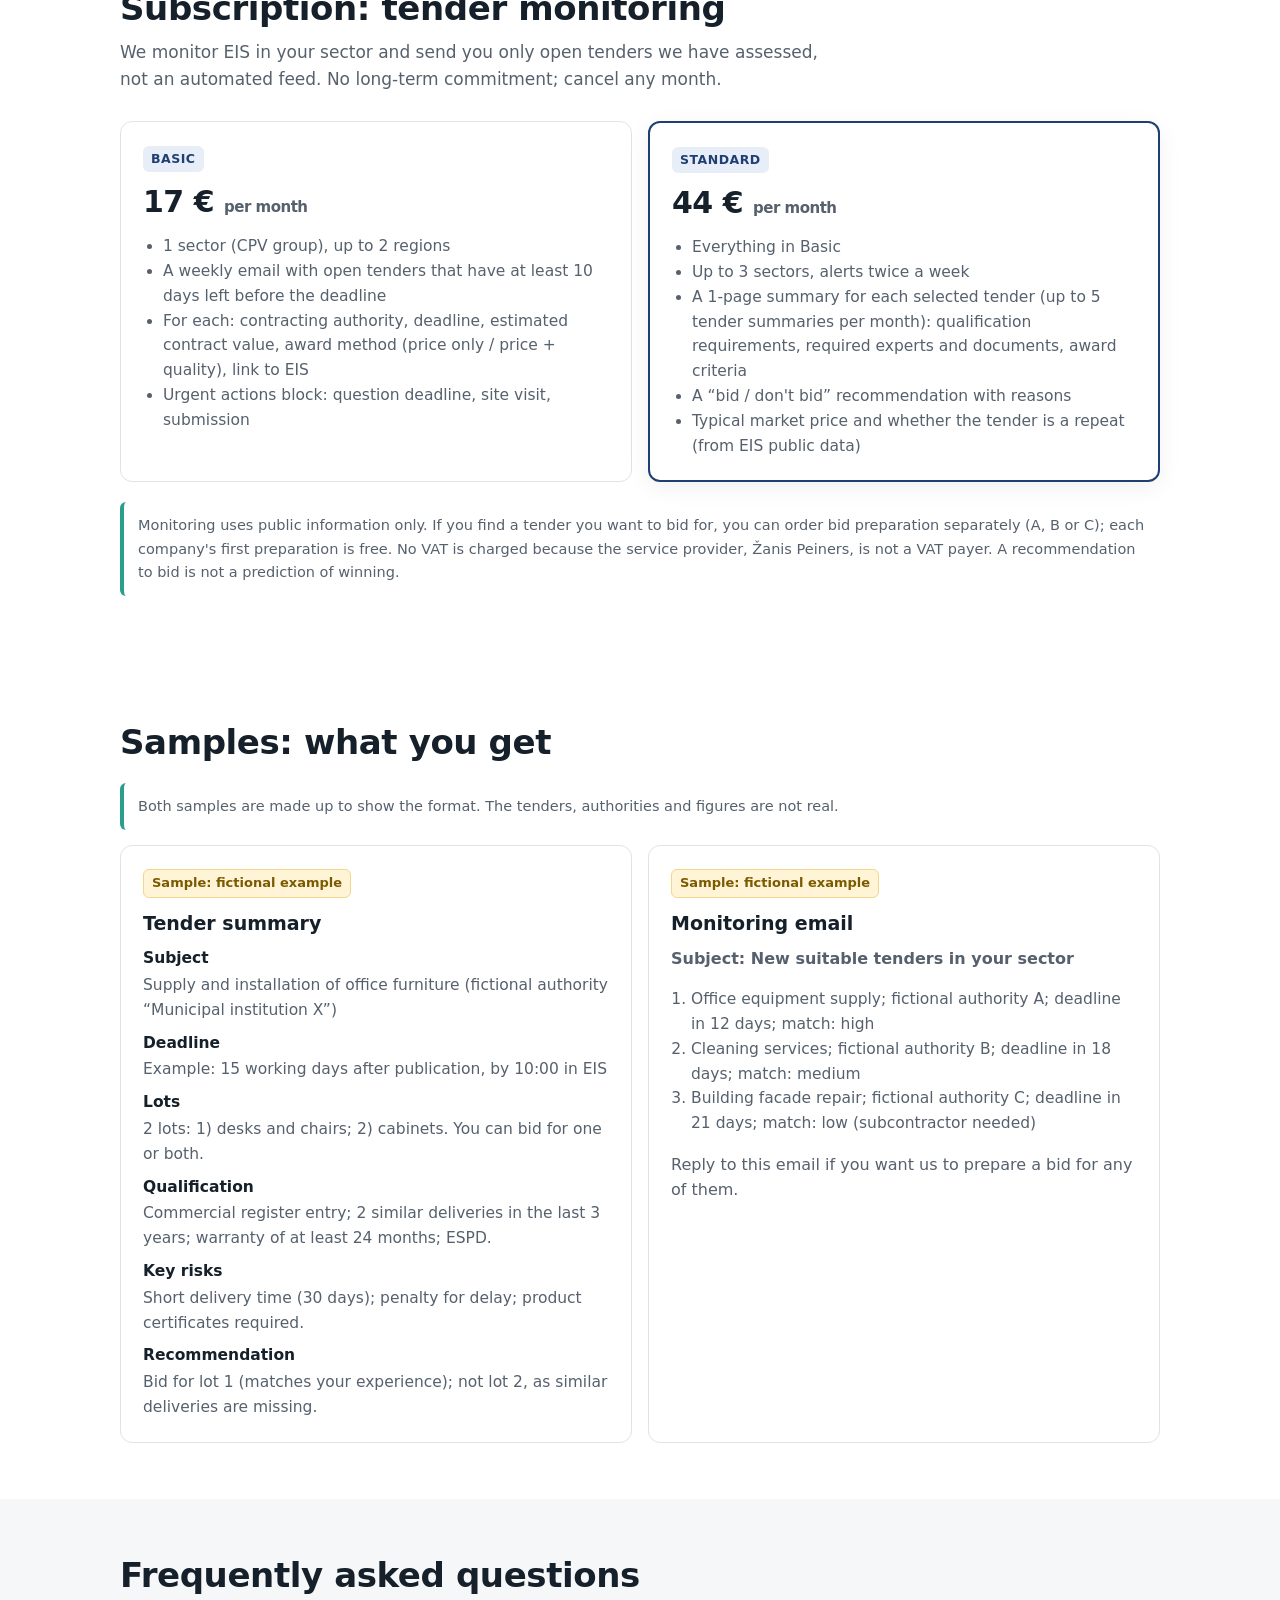
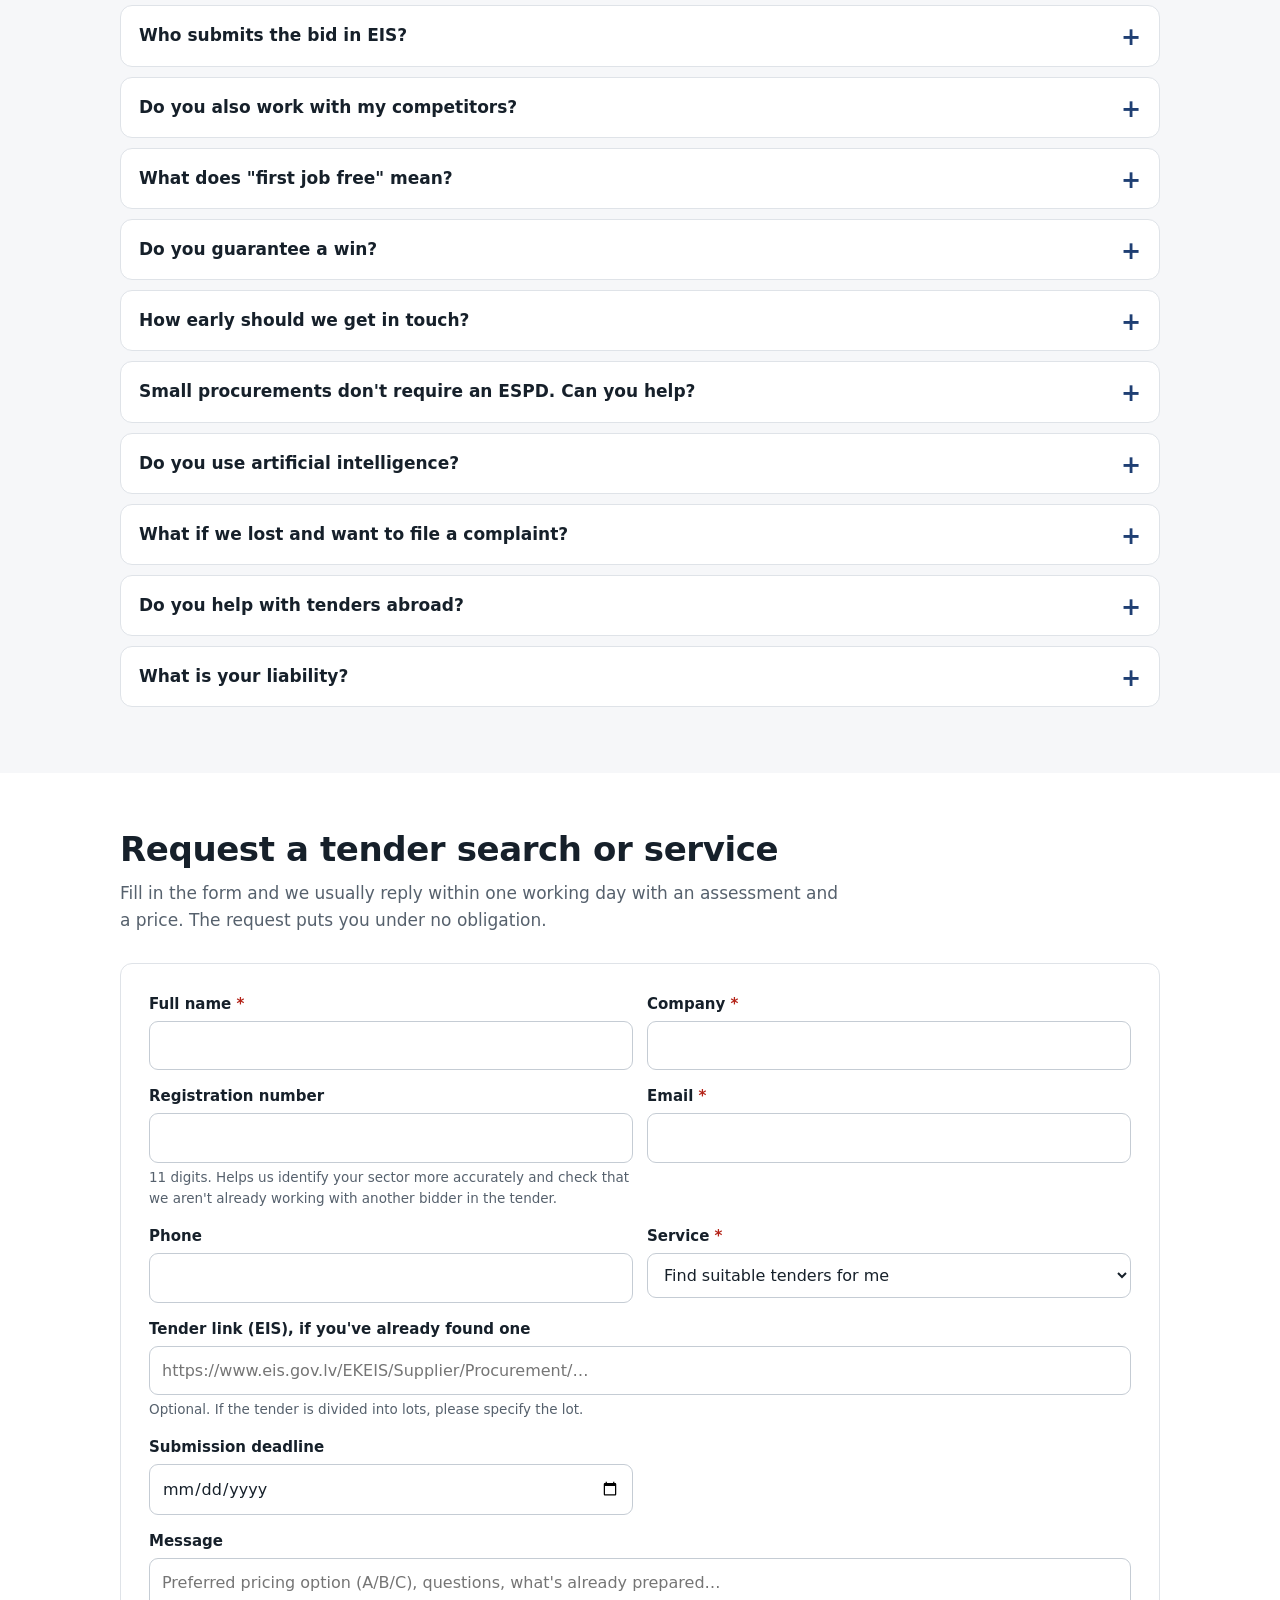
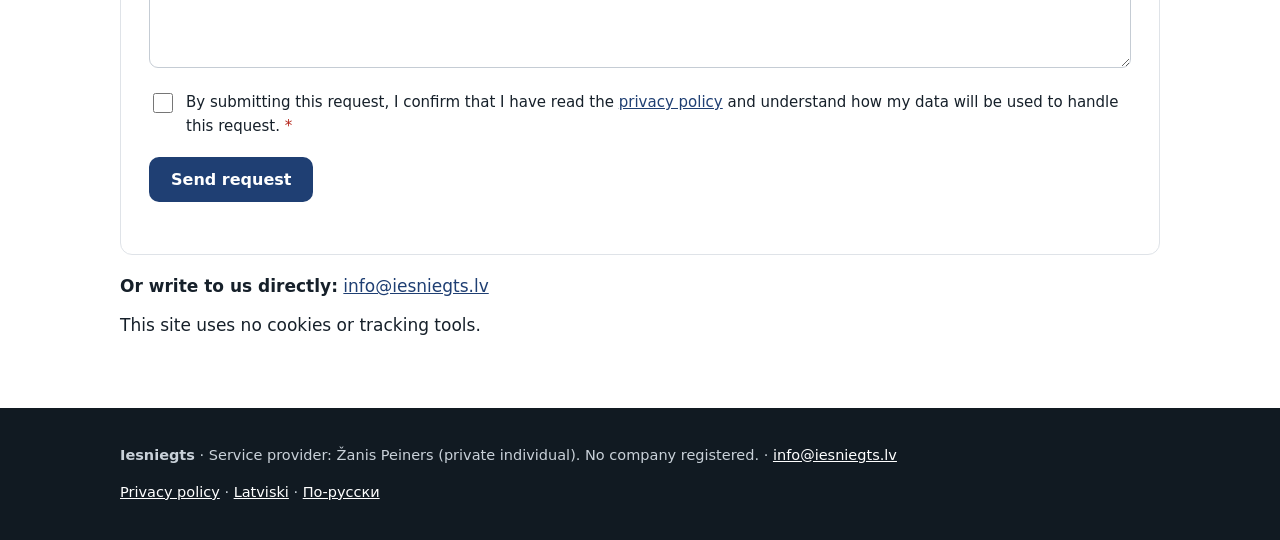
<file: en.html>
<!doctype html>
<html lang="en">
<head>
<meta charset="utf-8">
<meta name="viewport" content="width=device-width,initial-scale=1">
<title>Iesniegts: help preparing bids for public procurement in Latvia</title>
<meta name="description" content="We prepare the ESPD (EVIPD), qualification documents and bids for Latvian public procurement in EIS. You review, sign and submit from your own EIS account.">
<link rel="stylesheet" href="style.css">
<link rel="icon" href="/favicon.svg" type="image/svg+xml">
<link rel="apple-touch-icon" href="/apple-touch-icon.png">
<meta name="referrer" content="strict-origin-when-cross-origin">
<meta http-equiv="Content-Security-Policy" content="default-src 'self'; script-src 'self'; style-src 'self' 'unsafe-inline'; img-src 'self' data:; connect-src 'self' https://api.web3forms.com; form-action 'self' https://api.web3forms.com mailto:; base-uri 'self'; object-src 'none'">
<link rel="canonical" href="https://iesniegts.lv/en.html">
<link rel="alternate" hreflang="lv" href="https://iesniegts.lv/">
<link rel="alternate" hreflang="en" href="https://iesniegts.lv/en.html">
<link rel="alternate" hreflang="ru" href="https://iesniegts.lv/ru.html">
<link rel="alternate" hreflang="x-default" href="https://iesniegts.lv/">
<meta property="og:type" content="website">
<meta property="og:site_name" content="Iesniegts">
<meta property="og:title" content="Iesniegts: help preparing bids for public procurement in Latvia">
<meta property="og:description" content="We prepare the ESPD (EVIPD), qualification documents and bids for Latvian public procurement in EIS. You review, sign and submit from your own EIS account.">
<meta property="og:url" content="https://iesniegts.lv/en.html">
<meta property="og:locale" content="en_GB">
<meta property="og:image" content="https://iesniegts.lv/og.png">
<meta property="og:image:width" content="1200">
<meta property="og:image:height" content="630">
<meta property="og:image:alt" content="Iesniegts.lv">
<meta name="twitter:card" content="summary_large_image">
<meta name="twitter:title" content="Iesniegts: help preparing bids for public procurement in Latvia">
<meta name="twitter:description" content="We prepare the ESPD (EVIPD), qualification documents and bids for Latvian public procurement in EIS. You review, sign and submit from your own EIS account.">
<meta name="twitter:image" content="https://iesniegts.lv/og.png">
<script type="application/ld+json">{"@context": "https://schema.org", "@type": "ProfessionalService", "name": "Iesniegts", "url": "https://iesniegts.lv/", "email": "info@iesniegts.lv", "description": "We prepare the ESPD (EVIPD), qualification documents and bids for Latvian public procurement in EIS. You review, sign and submit from your own EIS account.", "areaServed": {"@type": "Country", "name": "Latvia"}, "availableLanguage": ["lv", "en", "ru"], "image": "https://iesniegts.lv/og.png", "founder": {"@type": "Person", "name": "Žanis Peiners"}, "provider": {"@type": "Person", "name": "Žanis Peiners", "email": "info@iesniegts.lv"}}</script>
</head>
<body>
<a class="skip" href="#saturs">Skip to content</a>
<header class="top">
  <div class="wrap">
    <a class="logo" href="#"><span class="mark" aria-hidden="true">✓</span>Iesniegts<span class="tld">.lv</span></a>
    <nav class="main" aria-label="Main navigation">
      <span class="links">
        <a href="#pakalpojumi">Services</a>
        <a href="#process">How it works</a>
        <a href="#cenas">Pricing</a>
        <a href="#abonements">Subscription</a>
        <a href="#paraugi">Samples</a>
        <a href="#buj">FAQ</a>
      </span>
      <span class="langs" role="group" aria-label="Language"><a class="lang" href="index.html" lang="lv" hreflang="lv">LV</a><a class="lang current" href="en.html" lang="en" hreflang="en" aria-current="page">EN</a><a class="lang" href="ru.html" lang="ru" hreflang="ru">RU</a></span>
      <a class="btn" href="#pieteikums" style="padding:8px 14px;font-size:15px">Get started</a>
    </nav>
  </div>
</header>

<main id="saturs">
<section class="hero">
  <div class="wrap">
    <h1>Bid for public contracts without spending weeks on paperwork</h1>
    <p class="lead">We find suitable tenders for you in EIS (Latvia's Electronic Procurement System) and prepare the ESPD (EVIPD), qualification documents and a draft bid. You review it, set the price, sign and submit from your own EIS account.</p>
    <div class="cta">
      <a class="btn" href="#pieteikums">Find tenders</a>
      <a class="btn ghost" href="#cenas">See pricing</a>
    </div>
    <ul class="facts">
      <li>Your company's first job is free<!-- PRICE: approved 3 Nov --></li>
      <li>In each tender (or lot) we work with only one bidder</li>
      <li>You submit the bid yourself, from your own EIS account</li>
    </ul>
  </div>
</section>

<section id="pakalpojumi">
  <div class="wrap">
    <h2>Services</h2>
    <p class="sub">We work with all types of Latvian public procurement in the Electronic Procurement System (EIS): supplies, services and works.</p>
    <div class="grid c3">
      <div class="card">
        <div class="icon" aria-hidden="true">1</div>
        <h3>ESPD and qualification documents</h3>
        <p>We fill in the ESPD (EVIPD in Latvian) from the tender requirements and prepare the qualification document package.</p>
        <ul>
          <li>Compliance check against the tender regulations</li>
          <li>List of past projects and references</li>
          <li>Check of key experts, certificates and subcontractors</li>
        </ul>
      </div>
      <div class="card">
        <div class="icon" aria-hidden="true">2</div>
        <h3>Full bid</h3>
        <p>On top of qualification, we prepare a draft technical proposal and check the financial proposal form.</p>
        <ul>
          <li>Technical proposal following the structure of the tender regulations</li>
          <li>Arithmetic and format check of the financial form (you set the price)</li>
          <li>Document checklist and timeline</li>
        </ul>
      </div>
      <div class="card">
        <div class="icon" aria-hidden="true">3</div>
        <h3>Tender assessment</h3>
        <p>Before starting, we read the tender regulations and tell you honestly whether you have a real chance and what you will need to obtain.</p>
        <ul>
          <li>Qualification requirements and missing documents</li>
          <li>Deadlines: questions to the contracting authority, site visit, submission</li>
          <li>Award criteria (price only, or price + quality)</li>
        </ul>
      </div>
    </div>
    <div class="note limits"><strong>What we don't do:</strong> we don't submit or sign bids on your behalf, we don't keep your EIS or e-signature credentials, we don't prepare complaints to the Procurement Monitoring Bureau (IUB) or represent you in court (for those, we recommend a lawyer), and we don't work for contracting authorities.</div>
  </div>
</section>

<section id="process" class="alt">
  <div class="wrap">
    <h2>How it works</h2>
    <p class="sub">The sooner you send us a tender, the more time is left for questions to the contracting authority. We recommend at least 10 working days before the submission deadline.</p>
    <ol class="steps">
      <li><strong>Enter your company name</strong><span>From the name or registration number, we work out your sector and past tenders ourselves and find suitable ones for you in EIS. If you have already found a tender, add its link too.</span></li>
      <li><strong>We assess</strong><span>We check the qualification requirements, deadlines and whether we already work with another bidder in this tender (lot). We tell you whether and how we can help, and at what price.</span></li>
      <li><strong>We agree</strong><span>A written contract setting out the scope, price and the date you will receive the documents.</span></li>
      <li><strong>You send us the information</strong><span>References, CVs, certificates, financial data. Your company is responsible for their accuracy.</span></li>
      <li><strong>We prepare the documents</strong><span>The ESPD, qualification package and, if ordered, the technical proposal. A person checks everything before handover.</span></li>
      <li><strong>You review and submit</strong><span>You set the price, sign with your own e-signature and submit from your own EIS account and your own device.</span></li>
    </ol>
  </div>
</section>

<section id="cenas">
  <div class="wrap">
    <h2>Pricing</h2>
    <p class="sub">Your company's first job is free, with no success fee even if you win.<!-- PRICE: approved 3 Nov --> From the second tender on, you choose one of three pricing options.</p>
    <div class="grid c3">
      <div class="card">
        <span class="tag">A · no upfront fee</span>
        <h3 style="margin-top:10px">Pay only when you win</h3>
        <div class="price">0 €<!-- PRICE: approved 3 Nov --> <small>upfront</small></div>
        <p><strong>+ 8 %</strong> of the contract value if you sign a contract with the contracting authority (min. 300 €, max. 5 000 €).<!-- PRICE: approved 3 Nov --></p>
        <p>If you don't win, you pay nothing.</p>
      </div>
      <div class="card featured">
        <span class="tag">B · fixed price</span>
        <h3 style="margin-top:10px">Known price, no percentage</h3>
        <div class="price">290–490 €<!-- PRICE: approved 3 Nov --> <small>per bid</small></div>
        <p>Full bid. We quote the exact price within this range after assessing the tender regulations, before work begins. No success fee.</p>
      </div>
      <div class="card">
        <span class="tag">C · mixed</span>
        <h3 style="margin-top:10px">Small fixed fee and 2 % success fee</h3>
        <div class="price">79–99 €<!-- PRICE: approved 3 Nov --> <small>fixed fee</small></div>
        <p><strong>+ 2 %</strong> of the contract value if you sign a contract with the contracting authority.<!-- PRICE: approved 3 Nov --></p>
      </div>
    </div>
    <div class="note">
      <strong>How the success fee is calculated (A and C):</strong> the contract value is the contract price excluding VAT in the contract you sign with the contracting authority (your share). For framework agreements and multi-year contracts, it is the value for the first 12 months or, if that cannot be determined, the total actually invoiced in the first 12 months. The success fee is payable within 14 days of signing the contract with the contracting authority. The fixed price (B) and the fixed fee (C) are payable within 14 days of document handover.<!-- PRICE: approved 3 Nov --><!-- Avots: contract_template.md 5.2.–5.4. -->
      <br><br>The success fee is payment for document preparation only. We do not contact the contracting authority or the evaluation committee on your behalf, and we do not guarantee a win. No VAT is charged because the service provider, Žanis Peiners, is not a VAT payer.<!-- PRICE: approved 3 Nov -->
    </div>
  </div>
</section>

<section id="abonements">
  <div class="wrap">
    <h2>Subscription: tender monitoring</h2>
    <p class="sub">We monitor EIS in your sector and send you only open tenders we have assessed, not an automated feed. No long-term commitment; cancel any month.<!-- PRICE: approved 3 Nov --></p>
    <div class="grid c2">
      <div class="card">
        <span class="tag">Basic</span>
        <div class="price">17 €<!-- PRICE: approved 3 Nov (competitor-based: ~10% below iepirkumi.notepad.lv Starts 19 €; see /workspace/sites/pricing_research.md) --> <small>per month</small></div>
        <ul>
          <li>1 sector (CPV group), up to 2 regions</li>
          <li>A weekly email with open tenders that have at least 10 days left before the deadline</li>
          <li>For each: contracting authority, deadline, estimated contract value, award method (price only / price + quality), link to EIS</li>
          <li>Urgent actions block: question deadline, site visit, submission</li>
        </ul>
      </div>
      <div class="card featured">
        <span class="tag">Standard</span>
        <div class="price">44 €<!-- PRICE: approved 3 Nov (competitor-based: ~10% below iepirkumi.notepad.lv Pro 49 €; see /workspace/sites/pricing_research.md) --> <small>per month</small></div>
        <ul>
          <li>Everything in Basic</li>
          <li>Up to 3 sectors, alerts twice a week</li>
          <li>A 1-page summary for each selected tender (up to 5 tender summaries per month): qualification requirements, required experts and documents, award criteria</li>
          <li>A “bid / don't bid” recommendation with reasons</li>
          <li>Typical market price and whether the tender is a repeat (from EIS public data)</li>
        </ul>
      </div>
    </div>
    <p class="note">Monitoring uses public information only. If you find a tender you want to bid for, you can order bid preparation separately (A, B or C); each company's first preparation is free.<!-- PRICE: approved 3 Nov --> No VAT is charged because the service provider, Žanis Peiners, is not a VAT payer. A recommendation to bid is not a prediction of winning.</p>
  </div>
</section>

<section id="paraugi">
  <div class="wrap">
    <h2>Samples: what you get</h2>
    <p class="note">Both samples are made up to show the format. The tenders, authorities and figures are not real.</p>
    <div class="grid c2">
      <div class="card sample"><span class="badge-sample">Sample: fictional example</span><h3>Tender summary</h3><dl class="sample-dl"><dt>Subject</dt><dd>Supply and installation of office furniture (fictional authority “Municipal institution X”)</dd><dt>Deadline</dt><dd>Example: 15 working days after publication, by 10:00 in EIS</dd><dt>Lots</dt><dd>2 lots: 1) desks and chairs; 2) cabinets. You can bid for one or both.</dd><dt>Qualification</dt><dd>Commercial register entry; 2 similar deliveries in the last 3 years; warranty of at least 24 months; ESPD.</dd><dt>Key risks</dt><dd>Short delivery time (30 days); penalty for delay; product certificates required.</dd><dt>Recommendation</dt><dd>Bid for lot 1 (matches your experience); not lot 2, as similar deliveries are missing.</dd></dl></div>
      <div class="card sample"><span class="badge-sample">Sample: fictional example</span><h3>Monitoring email</h3><p><strong>Subject: New suitable tenders in your sector</strong></p><ol><li>Office equipment supply; fictional authority A; deadline in 12 days; match: high</li><li>Cleaning services; fictional authority B; deadline in 18 days; match: medium</li><li>Building facade repair; fictional authority C; deadline in 21 days; match: low (subcontractor needed)</li></ol><p>Reply to this email if you want us to prepare a bid for any of them.</p></div>
    </div>
  </div>
</section>

<section id="buj" class="alt">
  <div class="wrap">
    <h2>Frequently asked questions</h2>
    <details><summary>Who submits the bid in EIS?</summary><p>You do. Your company signs and submits the bid from its own EIS account and its own device. If we need to work in EIS, your administrator can create a user for us with the role "Supplier bid preparer" (Piegādātāja piedāvājuma sagatavotājs), which you block after the tender. Do not give us your e-signature tools or passwords.</p></details>
    <details><summary>Do you also work with my competitors?</summary><p>In each tender (or tender lot) we work with only one bidder. We never share or use other clients' prices, documents or solutions. Each client has a separate workspace. This reduces the risk of prohibited agreements (Section 11 of the Competition Law) for both you and us.</p></details>
    <details><summary>What does "first job free" mean?</summary><p>For the first tender (or one lot) your company entrusts to us, preparation is free, even if you win. This applies once per company.<!-- PRICE: approved 3 Nov --></p></details>
    <details><summary>Do you guarantee a win?</summary><p>No. We help you submit a complete bid that meets the requirements, but the contracting authority chooses the winner based on the criteria in the tender regulations.</p></details>
    <details><summary>How early should we get in touch?</summary><p>We recommend at least 10 working days before the submission deadline, to leave time for questions to the contracting authority and for collecting missing documents. With shorter deadlines we help where it's realistic, and we tell you honestly before starting.</p></details>
    <details><summary>Small procurements don't require an ESPD. Can you help?</summary><p>Yes. In small procurements (Section 9 of the Public Procurement Law) an ESPD is usually not required, so we prepare the qualification documents and application according to the tender regulations.</p></details>
    <details><summary>Do you use artificial intelligence?</summary><p>Yes, we use software tools, including artificial intelligence, to prepare documents. A person checks every document before handover, and your data is not used in work for other clients.</p></details>
    <details><summary>What if we lost and want to file a complaint?</summary><p>We don't prepare complaints to the Procurement Monitoring Bureau (IUB) or court applications. We recommend contacting a lawyer; we can pass on the facts and documents from our work.</p></details>
    <details><summary>Do you help with tenders abroad?</summary><p>We currently work with Latvian tenders in EIS. If you are interested in a specific tender in another EU country, write to us and we'll tell you whether we can help.</p></details>
      <details><summary>What is your liability?</summary><p>We prepare documents carefully, but the client reviews and signs the ESPD and the bid, and is responsible for the truthfulness of the information provided and for submitting the bid. Our liability is limited to the fee paid for the specific bid.<!-- LIABILITY: needs owner approval --></p></details>
  </div>
</section>

<section id="pieteikums">
  <div class="wrap">
    <h2>Request a tender search or service</h2>
    <p class="sub">Fill in the form and we usually reply within one working day with an assessment and a price. The request puts you under no obligation.</p>
    
    <!-- Form: without JS action goes to Web3Forms; with JS form.js sends via fetch and shows on-page confirmation. -->
    <form class="order" id="order-form" action="https://api.web3forms.com/submit" method="POST"
      data-subject="Iesniegts.lv request (EN)"
      data-mailto-msg="Opening your email program with a prepared message. Please send it."
      data-sending-msg="Sending…"
      data-ok-msg="Thank you, your request has been received! We will review it and get back to you soon."
      data-err-msg="Could not send the request. Please try again.">
      <input type="hidden" name="access_key" value="9e208249-0132-4646-b2b2-49e6567fa05c">
      <input type="checkbox" name="botcheck" class="hidden" style="display:none" tabindex="-1" autocomplete="off" aria-hidden="true">
      <div><label for="f-name">Full name <span class="req" aria-hidden="true">*</span></label><input id="f-name" name="name" autocomplete="name" required></div>
      <div><label for="f-company">Company <span class="req" aria-hidden="true">*</span></label><input id="f-company" name="company" autocomplete="organization" required></div>
      <div><label for="f-regno">Registration number</label><input id="f-regno" name="regno" inputmode="numeric" pattern="[0-9]{11}" aria-describedby="h-regno"><div class="hint" id="h-regno">11 digits. Helps us identify your sector more accurately and check that we aren't already working with another bidder in the tender.</div></div>
      <div><label for="f-email">Email <span class="req" aria-hidden="true">*</span></label><input id="f-email" name="email" type="email" autocomplete="email" required></div>
      <div><label for="f-phone">Phone</label><input id="f-phone" name="phone" type="tel" autocomplete="tel"></div>
      <div><label for="f-service">Service <span class="req" aria-hidden="true">*</span></label>
        <select id="f-service" name="service" required>
          <option value="Atrast man piemērotus iepirkumus" selected>Find suitable tenders for me</option>
          <option value="EVIPD + kvalifikācijas dokumenti">ESPD + qualification documents</option>
          <option value="Pilns piedāvājums">Full bid</option>
          <option value="Abonements - Pamata (17 €/mēn.)">Subscription - Basic (17 €/month)</option>
          <option value="Abonements - Standarta (44 €/mēn.)">Subscription - Standard (44 €/month)</option>
          <option value="Vēl nezinu, gribu konsultāciju">Not sure yet, I'd like a consultation</option>
        </select></div>
      <div class="full"><label for="f-link">Tender link (EIS), if you've already found one</label><input id="f-link" name="link" placeholder="https://www.eis.gov.lv/EKEIS/Supplier/Procurement/…" aria-describedby="h-link"><div class="hint" id="h-link">Optional. If the tender is divided into lots, please specify the lot.</div></div>
      <div><label for="f-deadline">Submission deadline</label><input id="f-deadline" name="deadline" type="date"></div>
      <div class="full"><label for="f-message">Message</label><textarea id="f-message" name="message" placeholder="Preferred pricing option (A/B/C), questions, what's already prepared…"></textarea></div>
      <div class="hp" aria-hidden="true"><label for="f-website">Leave blank</label><input id="f-website" name="website" tabindex="-1" autocomplete="off"></div>
      <div class="full"><label class="consent"><input type="checkbox" name="consent" value="jā" required> <span>By submitting this request, I confirm that I have read the <a href="privacy-en.html">privacy policy</a> and understand how my data will be used to handle this request. <span class="req" aria-hidden="true">*</span></span></label></div>
      <div class="full"><button class="btn" type="submit">Send request</button> <div class="status" id="form-status" role="status" aria-live="polite"></div></div>
    </form>
    <div class="contact-side" style="margin-top:18px">
      <p><strong>Or write to us directly:</strong> <a href="mailto:info@iesniegts.lv">info@iesniegts.lv</a></p>
      <p>This site uses no cookies or tracking tools.</p>
    </div>
  </div>
</section>
</main>

<footer>
  <div class="wrap">
    <div><strong>Iesniegts</strong> · Service provider: Žanis Peiners (private individual). No company registered. · <a href="mailto:info@iesniegts.lv">info@iesniegts.lv</a></div>
    <div><a href="privacy-en.html">Privacy policy</a> · <a href="index.html" lang="lv">Latviski</a> · <a href="ru.html" lang="ru">По-русски</a></div>
  </div>
</footer>
<script src="form.js" defer></script>
</body>
</html>
</file>
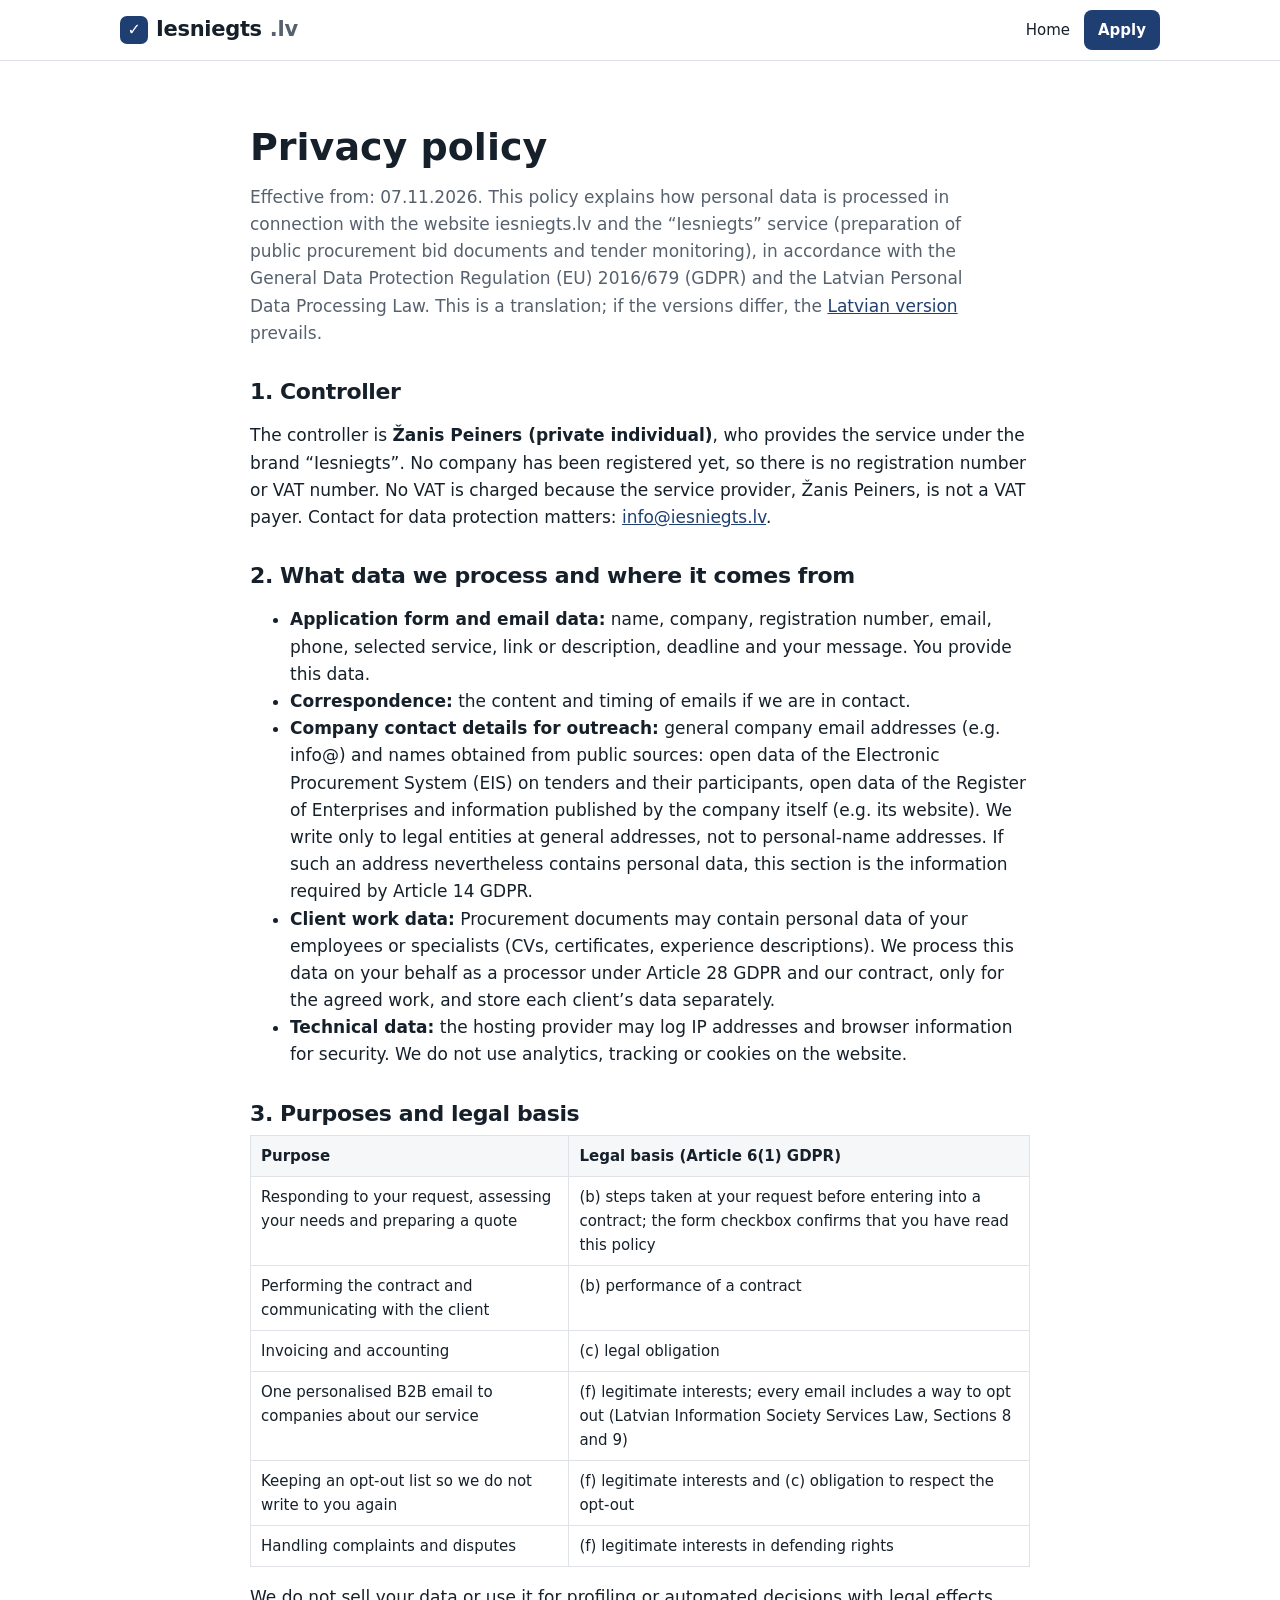
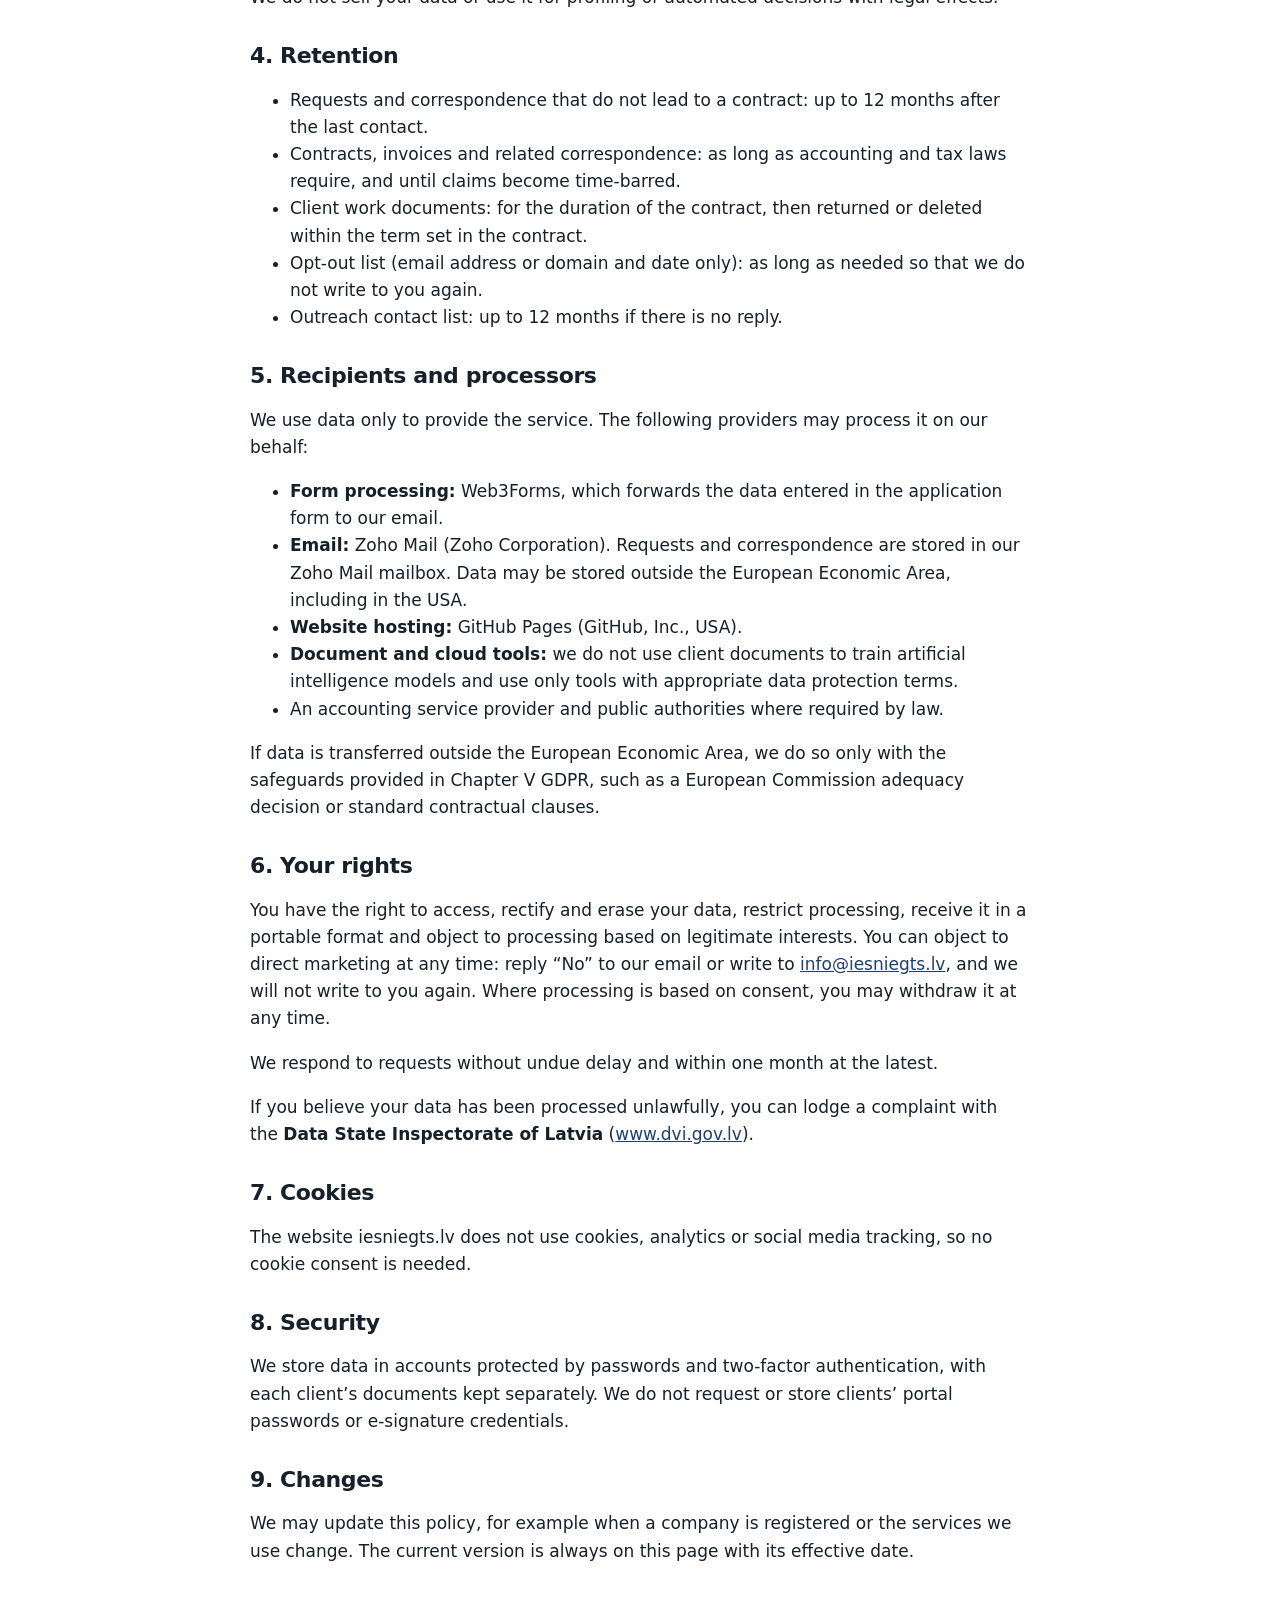
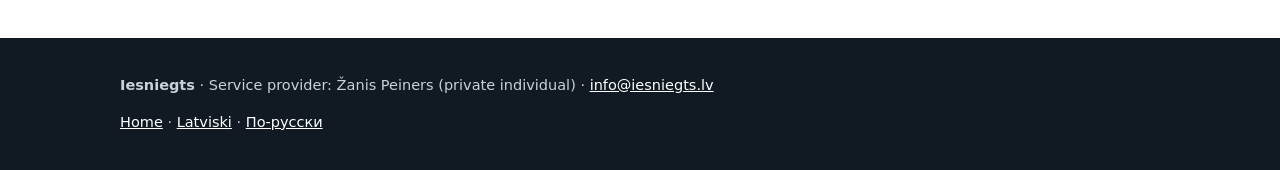
<file: privacy-en.html>
<!doctype html>
<html lang="en">
<head>
<meta charset="utf-8">
<meta name="viewport" content="width=device-width,initial-scale=1">
<title>Privacy policy: Iesniegts</title>
<link rel="icon" href="/favicon.svg" type="image/svg+xml">
<link rel="stylesheet" href="style.css">
<meta name="description" content="How Iesniegts processes personal data: controller, purposes, retention, processors and your rights.">
<meta name="referrer" content="strict-origin-when-cross-origin">
<meta http-equiv="Content-Security-Policy" content="default-src 'self'; style-src 'self' 'unsafe-inline'; img-src 'self' data:; base-uri 'self'; object-src 'none'">
<link rel="canonical" href="https://iesniegts.lv/privacy-en.html">
<link rel="alternate" hreflang="lv" href="https://iesniegts.lv/privatuma-politika.html">
<link rel="alternate" hreflang="en" href="https://iesniegts.lv/privacy-en.html">
<link rel="alternate" hreflang="ru" href="https://iesniegts.lv/privacy-ru.html">
</head>
<body>
<a class="skip" href="#saturs">Skip to content</a>
<header class="top"><div class="wrap">
  <a class="logo" href="en.html"><span class="mark" aria-hidden="true">✓</span>Iesniegts<span class="tld">.lv</span></a>
  <nav class="main" aria-label="Navigation"><a href="en.html">Home</a><a class="btn" href="en.html#pieteikums" style="padding:8px 14px;font-size:15px">Apply</a></nav>
</div></header>
<main id="saturs"><section><div class="wrap legal">
<h1>Privacy policy</h1>
<p class="sub">Effective from: 07.11.2026. This policy explains how personal data is processed in connection with the website iesniegts.lv and the “Iesniegts” service (preparation of public procurement bid documents and tender monitoring), in accordance with the General Data Protection Regulation (EU) 2016/679 (GDPR) and the Latvian Personal Data Processing Law. This is a translation; if the versions differ, the <a href="privatuma-politika.html" lang="lv">Latvian version</a> prevails.</p>

<h2>1. Controller</h2>
<p>The controller is <strong>Žanis Peiners (private individual)</strong>, who provides the service under the brand “Iesniegts”. No company has been registered yet, so there is no registration number or VAT number. No VAT is charged because the service provider, Žanis Peiners, is not a VAT payer. Contact for data protection matters: <a href="mailto:info@iesniegts.lv">info@iesniegts.lv</a>.</p>

<h2>2. What data we process and where it comes from</h2>
<ul>
  <li><strong>Application form and email data:</strong> name, company, registration number, email, phone, selected service, link or description, deadline and your message. You provide this data.</li>
  <li><strong>Correspondence:</strong> the content and timing of emails if we are in contact.</li>
  <li><strong>Company contact details for outreach:</strong> general company email addresses (e.g. info@) and names obtained from public sources: open data of the Electronic Procurement System (EIS) on tenders and their participants, open data of the Register of Enterprises and information published by the company itself (e.g. its website). We write only to legal entities at general addresses, not to personal-name addresses. If such an address nevertheless contains personal data, this section is the information required by Article 14 GDPR.</li>
  <li><strong>Client work data:</strong> Procurement documents may contain personal data of your employees or specialists (CVs, certificates, experience descriptions). We process this data on your behalf as a processor under Article 28 GDPR and our contract, only for the agreed work, and store each client’s data separately.</li>
  <li><strong>Technical data:</strong> the hosting provider may log IP addresses and browser information for security. We do not use analytics, tracking or cookies on the website.</li>
</ul>

<h2>3. Purposes and legal basis</h2>
<table>
  <thead><tr><th>Purpose</th><th>Legal basis (Article 6(1) GDPR)</th></tr></thead>
  <tbody>
    <tr><td>Responding to your request, assessing your needs and preparing a quote</td><td>(b) steps taken at your request before entering into a contract; the form checkbox confirms that you have read this policy</td></tr>
    <tr><td>Performing the contract and communicating with the client</td><td>(b) performance of a contract</td></tr>
    <tr><td>Invoicing and accounting</td><td>(c) legal obligation</td></tr>
    <tr><td>One personalised B2B email to companies about our service</td><td>(f) legitimate interests; every email includes a way to opt out (Latvian Information Society Services Law, Sections 8 and 9)</td></tr>
    <tr><td>Keeping an opt-out list so we do not write to you again</td><td>(f) legitimate interests and (c) obligation to respect the opt-out</td></tr>
    <tr><td>Handling complaints and disputes</td><td>(f) legitimate interests in defending rights</td></tr>
  </tbody>
</table>
<p>We do not sell your data or use it for profiling or automated decisions with legal effects.</p>

<h2>4. Retention</h2>
<ul>
  <li>Requests and correspondence that do not lead to a contract: up to 12 months after the last contact.</li>
  <li>Contracts, invoices and related correspondence: as long as accounting and tax laws require, and until claims become time-barred.</li>
  <li>Client work documents: for the duration of the contract, then returned or deleted within the term set in the contract.</li>
  <li>Opt-out list (email address or domain and date only): as long as needed so that we do not write to you again.</li>
  <li>Outreach contact list: up to 12 months if there is no reply.</li>
</ul>

<h2>5. Recipients and processors</h2>
<p>We use data only to provide the service. The following providers may process it on our behalf:</p>
<ul>
  <li><strong>Form processing:</strong> Web3Forms, which forwards the data entered in the application form to our email.</li>
  <li><strong>Email:</strong> Zoho Mail (Zoho Corporation). Requests and correspondence are stored in our Zoho Mail mailbox. Data may be stored outside the European Economic Area, including in the USA.</li>
  <li><strong>Website hosting:</strong> GitHub Pages (GitHub, Inc., USA).</li>
  <li><strong>Document and cloud tools:</strong> we do not use client documents to train artificial intelligence models and use only tools with appropriate data protection terms.</li>
  <li>An accounting service provider and public authorities where required by law.</li>
</ul>
<p>If data is transferred outside the European Economic Area, we do so only with the safeguards provided in Chapter V GDPR, such as a European Commission adequacy decision or standard contractual clauses.</p>

<h2>6. Your rights</h2>
<p>You have the right to access, rectify and erase your data, restrict processing, receive it in a portable format and object to processing based on legitimate interests. You can object to direct marketing at any time: reply “No” to our email or write to <a href="mailto:info@iesniegts.lv">info@iesniegts.lv</a>, and we will not write to you again. Where processing is based on consent, you may withdraw it at any time.</p>
<p>We respond to requests without undue delay and within one month at the latest.</p>
<p>If you believe your data has been processed unlawfully, you can lodge a complaint with the <strong>Data State Inspectorate of Latvia</strong> (<a href="https://www.dvi.gov.lv">www.dvi.gov.lv</a>).</p>

<h2>7. Cookies</h2>
<p>The website iesniegts.lv does not use cookies, analytics or social media tracking, so no cookie consent is needed.</p>

<h2>8. Security</h2>
<p>We store data in accounts protected by passwords and two-factor authentication, with each client’s documents kept separately. We do not request or store clients’ portal passwords or e-signature credentials.</p>

<h2>9. Changes</h2>
<p>We may update this policy, for example when a company is registered or the services we use change. The current version is always on this page with its effective date.</p>
</div></section></main>
<footer><div class="wrap"><div><strong>Iesniegts</strong> · Service provider: Žanis Peiners (private individual) · <a href="mailto:info@iesniegts.lv">info@iesniegts.lv</a></div><div><a href="en.html">Home</a> · <a href="privatuma-politika.html" lang="lv">Latviski</a> · <a href="privacy-ru.html" lang="ru">По-русски</a></div></div></footer>
</body>
</html>
</file>
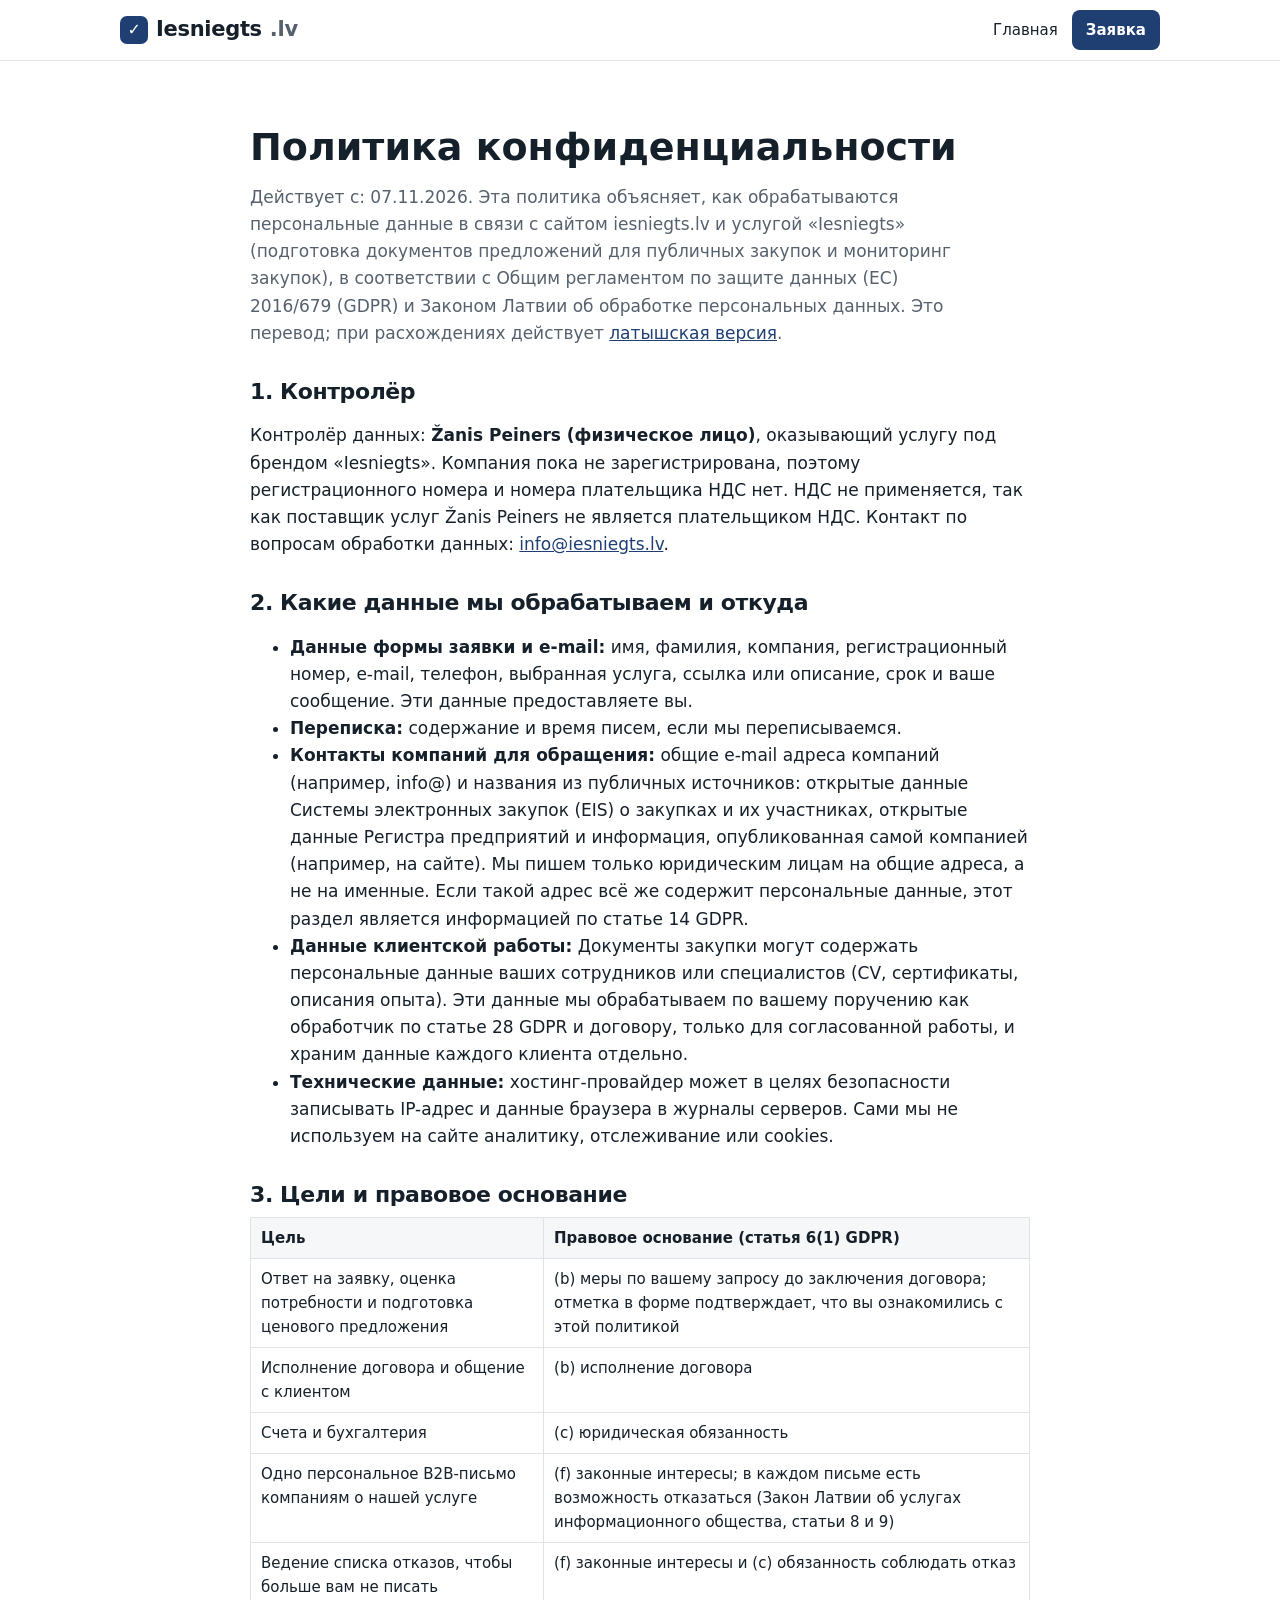
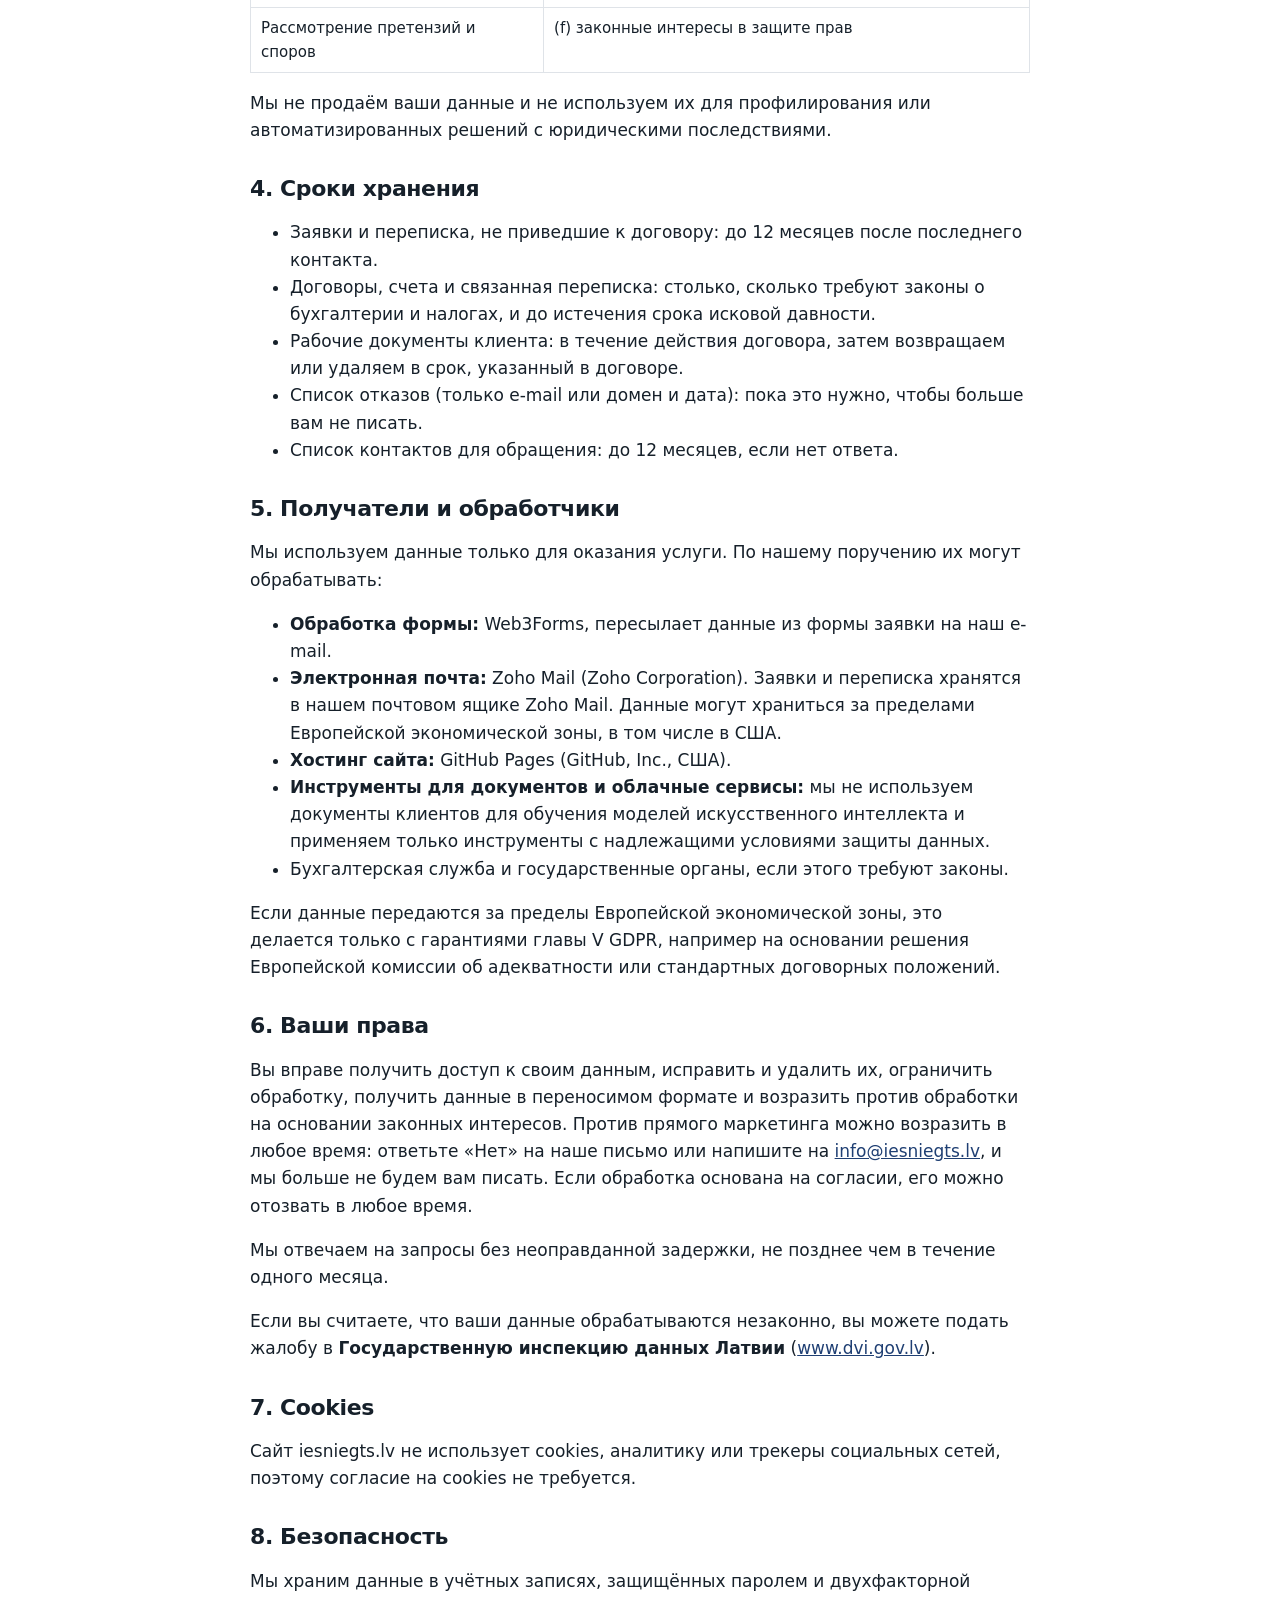
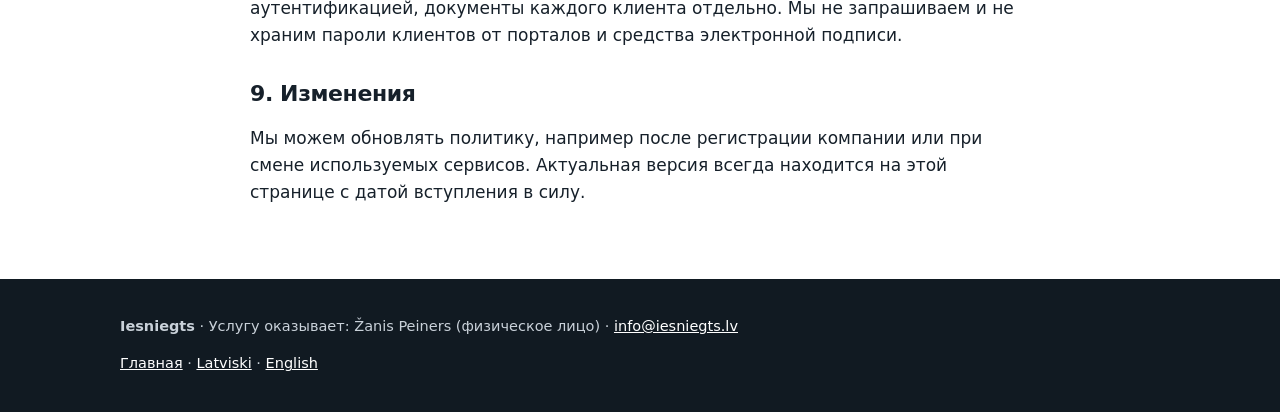
<file: privacy-ru.html>
<!doctype html>
<html lang="ru">
<head>
<meta charset="utf-8">
<meta name="viewport" content="width=device-width,initial-scale=1">
<title>Политика конфиденциальности: Iesniegts</title>
<link rel="icon" href="/favicon.svg" type="image/svg+xml">
<link rel="stylesheet" href="style.css">
<meta name="description" content="Как Iesniegts обрабатывает персональные данные: контролёр, цели, сроки хранения, обработчики и ваши права.">
<meta name="referrer" content="strict-origin-when-cross-origin">
<meta http-equiv="Content-Security-Policy" content="default-src 'self'; style-src 'self' 'unsafe-inline'; img-src 'self' data:; base-uri 'self'; object-src 'none'">
<link rel="canonical" href="https://iesniegts.lv/privacy-ru.html">
<link rel="alternate" hreflang="lv" href="https://iesniegts.lv/privatuma-politika.html">
<link rel="alternate" hreflang="en" href="https://iesniegts.lv/privacy-en.html">
<link rel="alternate" hreflang="ru" href="https://iesniegts.lv/privacy-ru.html">
</head>
<body>
<a class="skip" href="#saturs">Перейти к содержанию</a>
<header class="top"><div class="wrap">
  <a class="logo" href="ru.html"><span class="mark" aria-hidden="true">✓</span>Iesniegts<span class="tld">.lv</span></a>
  <nav class="main" aria-label="Навигация"><a href="ru.html">Главная</a><a class="btn" href="ru.html#pieteikums" style="padding:8px 14px;font-size:15px">Заявка</a></nav>
</div></header>
<main id="saturs"><section><div class="wrap legal">
<h1>Политика конфиденциальности</h1>
<p class="sub">Действует с: 07.11.2026. Эта политика объясняет, как обрабатываются персональные данные в связи с сайтом iesniegts.lv и услугой «Iesniegts» (подготовка документов предложений для публичных закупок и мониторинг закупок), в соответствии с Общим регламентом по защите данных (ЕС) 2016/679 (GDPR) и Законом Латвии об обработке персональных данных. Это перевод; при расхождениях действует <a href="privatuma-politika.html" lang="lv">латышская версия</a>.</p>

<h2>1. Контролёр</h2>
<p>Контролёр данных: <strong>Žanis Peiners (физическое лицо)</strong>, оказывающий услугу под брендом «Iesniegts». Компания пока не зарегистрирована, поэтому регистрационного номера и номера плательщика НДС нет. НДС не применяется, так как поставщик услуг Žanis Peiners не является плательщиком НДС. Контакт по вопросам обработки данных: <a href="mailto:info@iesniegts.lv">info@iesniegts.lv</a>.</p>

<h2>2. Какие данные мы обрабатываем и откуда</h2>
<ul>
  <li><strong>Данные формы заявки и e-mail:</strong> имя, фамилия, компания, регистрационный номер, e-mail, телефон, выбранная услуга, ссылка или описание, срок и ваше сообщение. Эти данные предоставляете вы.</li>
  <li><strong>Переписка:</strong> содержание и время писем, если мы переписываемся.</li>
  <li><strong>Контакты компаний для обращения:</strong> общие e-mail адреса компаний (например, info@) и названия из публичных источников: открытые данные Системы электронных закупок (EIS) о закупках и их участниках, открытые данные Регистра предприятий и информация, опубликованная самой компанией (например, на сайте). Мы пишем только юридическим лицам на общие адреса, а не на именные. Если такой адрес всё же содержит персональные данные, этот раздел является информацией по статье 14 GDPR.</li>
  <li><strong>Данные клиентской работы:</strong> Документы закупки могут содержать персональные данные ваших сотрудников или специалистов (CV, сертификаты, описания опыта). Эти данные мы обрабатываем по вашему поручению как обработчик по статье 28 GDPR и договору, только для согласованной работы, и храним данные каждого клиента отдельно.</li>
  <li><strong>Технические данные:</strong> хостинг-провайдер может в целях безопасности записывать IP-адрес и данные браузера в журналы серверов. Сами мы не используем на сайте аналитику, отслеживание или cookies.</li>
</ul>

<h2>3. Цели и правовое основание</h2>
<table>
  <thead><tr><th>Цель</th><th>Правовое основание (статья 6(1) GDPR)</th></tr></thead>
  <tbody>
    <tr><td>Ответ на заявку, оценка потребности и подготовка ценового предложения</td><td>(b) меры по вашему запросу до заключения договора; отметка в форме подтверждает, что вы ознакомились с этой политикой</td></tr>
    <tr><td>Исполнение договора и общение с клиентом</td><td>(b) исполнение договора</td></tr>
    <tr><td>Счета и бухгалтерия</td><td>(c) юридическая обязанность</td></tr>
    <tr><td>Одно персональное B2B-письмо компаниям о нашей услуге</td><td>(f) законные интересы; в каждом письме есть возможность отказаться (Закон Латвии об услугах информационного общества, статьи 8 и 9)</td></tr>
    <tr><td>Ведение списка отказов, чтобы больше вам не писать</td><td>(f) законные интересы и (c) обязанность соблюдать отказ</td></tr>
    <tr><td>Рассмотрение претензий и споров</td><td>(f) законные интересы в защите прав</td></tr>
  </tbody>
</table>
<p>Мы не продаём ваши данные и не используем их для профилирования или автоматизированных решений с юридическими последствиями.</p>

<h2>4. Сроки хранения</h2>
<ul>
  <li>Заявки и переписка, не приведшие к договору: до 12 месяцев после последнего контакта.</li>
  <li>Договоры, счета и связанная переписка: столько, сколько требуют законы о бухгалтерии и налогах, и до истечения срока исковой давности.</li>
  <li>Рабочие документы клиента: в течение действия договора, затем возвращаем или удаляем в срок, указанный в договоре.</li>
  <li>Список отказов (только e-mail или домен и дата): пока это нужно, чтобы больше вам не писать.</li>
  <li>Список контактов для обращения: до 12 месяцев, если нет ответа.</li>
</ul>

<h2>5. Получатели и обработчики</h2>
<p>Мы используем данные только для оказания услуги. По нашему поручению их могут обрабатывать:</p>
<ul>
  <li><strong>Обработка формы:</strong> Web3Forms, пересылает данные из формы заявки на наш e-mail.</li>
  <li><strong>Электронная почта:</strong> Zoho Mail (Zoho Corporation). Заявки и переписка хранятся в нашем почтовом ящике Zoho Mail. Данные могут храниться за пределами Европейской экономической зоны, в том числе в США.</li>
  <li><strong>Хостинг сайта:</strong> GitHub Pages (GitHub, Inc., США).</li>
  <li><strong>Инструменты для документов и облачные сервисы:</strong> мы не используем документы клиентов для обучения моделей искусственного интеллекта и применяем только инструменты с надлежащими условиями защиты данных.</li>
  <li>Бухгалтерская служба и государственные органы, если этого требуют законы.</li>
</ul>
<p>Если данные передаются за пределы Европейской экономической зоны, это делается только с гарантиями главы V GDPR, например на основании решения Европейской комиссии об адекватности или стандартных договорных положений.</p>

<h2>6. Ваши права</h2>
<p>Вы вправе получить доступ к своим данным, исправить и удалить их, ограничить обработку, получить данные в переносимом формате и возразить против обработки на основании законных интересов. Против прямого маркетинга можно возразить в любое время: ответьте «Нет» на наше письмо или напишите на <a href="mailto:info@iesniegts.lv">info@iesniegts.lv</a>, и мы больше не будем вам писать. Если обработка основана на согласии, его можно отозвать в любое время.</p>
<p>Мы отвечаем на запросы без неоправданной задержки, не позднее чем в течение одного месяца.</p>
<p>Если вы считаете, что ваши данные обрабатываются незаконно, вы можете подать жалобу в <strong>Государственную инспекцию данных Латвии</strong> (<a href="https://www.dvi.gov.lv">www.dvi.gov.lv</a>).</p>

<h2>7. Cookies</h2>
<p>Сайт iesniegts.lv не использует cookies, аналитику или трекеры социальных сетей, поэтому согласие на cookies не требуется.</p>

<h2>8. Безопасность</h2>
<p>Мы храним данные в учётных записях, защищённых паролем и двухфакторной аутентификацией, документы каждого клиента отдельно. Мы не запрашиваем и не храним пароли клиентов от порталов и средства электронной подписи.</p>

<h2>9. Изменения</h2>
<p>Мы можем обновлять политику, например после регистрации компании или при смене используемых сервисов. Актуальная версия всегда находится на этой странице с датой вступления в силу.</p>
</div></section></main>
<footer><div class="wrap"><div><strong>Iesniegts</strong> · Услугу оказывает: Žanis Peiners (физическое лицо) · <a href="mailto:info@iesniegts.lv">info@iesniegts.lv</a></div><div><a href="ru.html">Главная</a> · <a href="privatuma-politika.html" lang="lv">Latviski</a> · <a href="privacy-en.html" lang="en">English</a></div></div></footer>
</body>
</html>
</file>
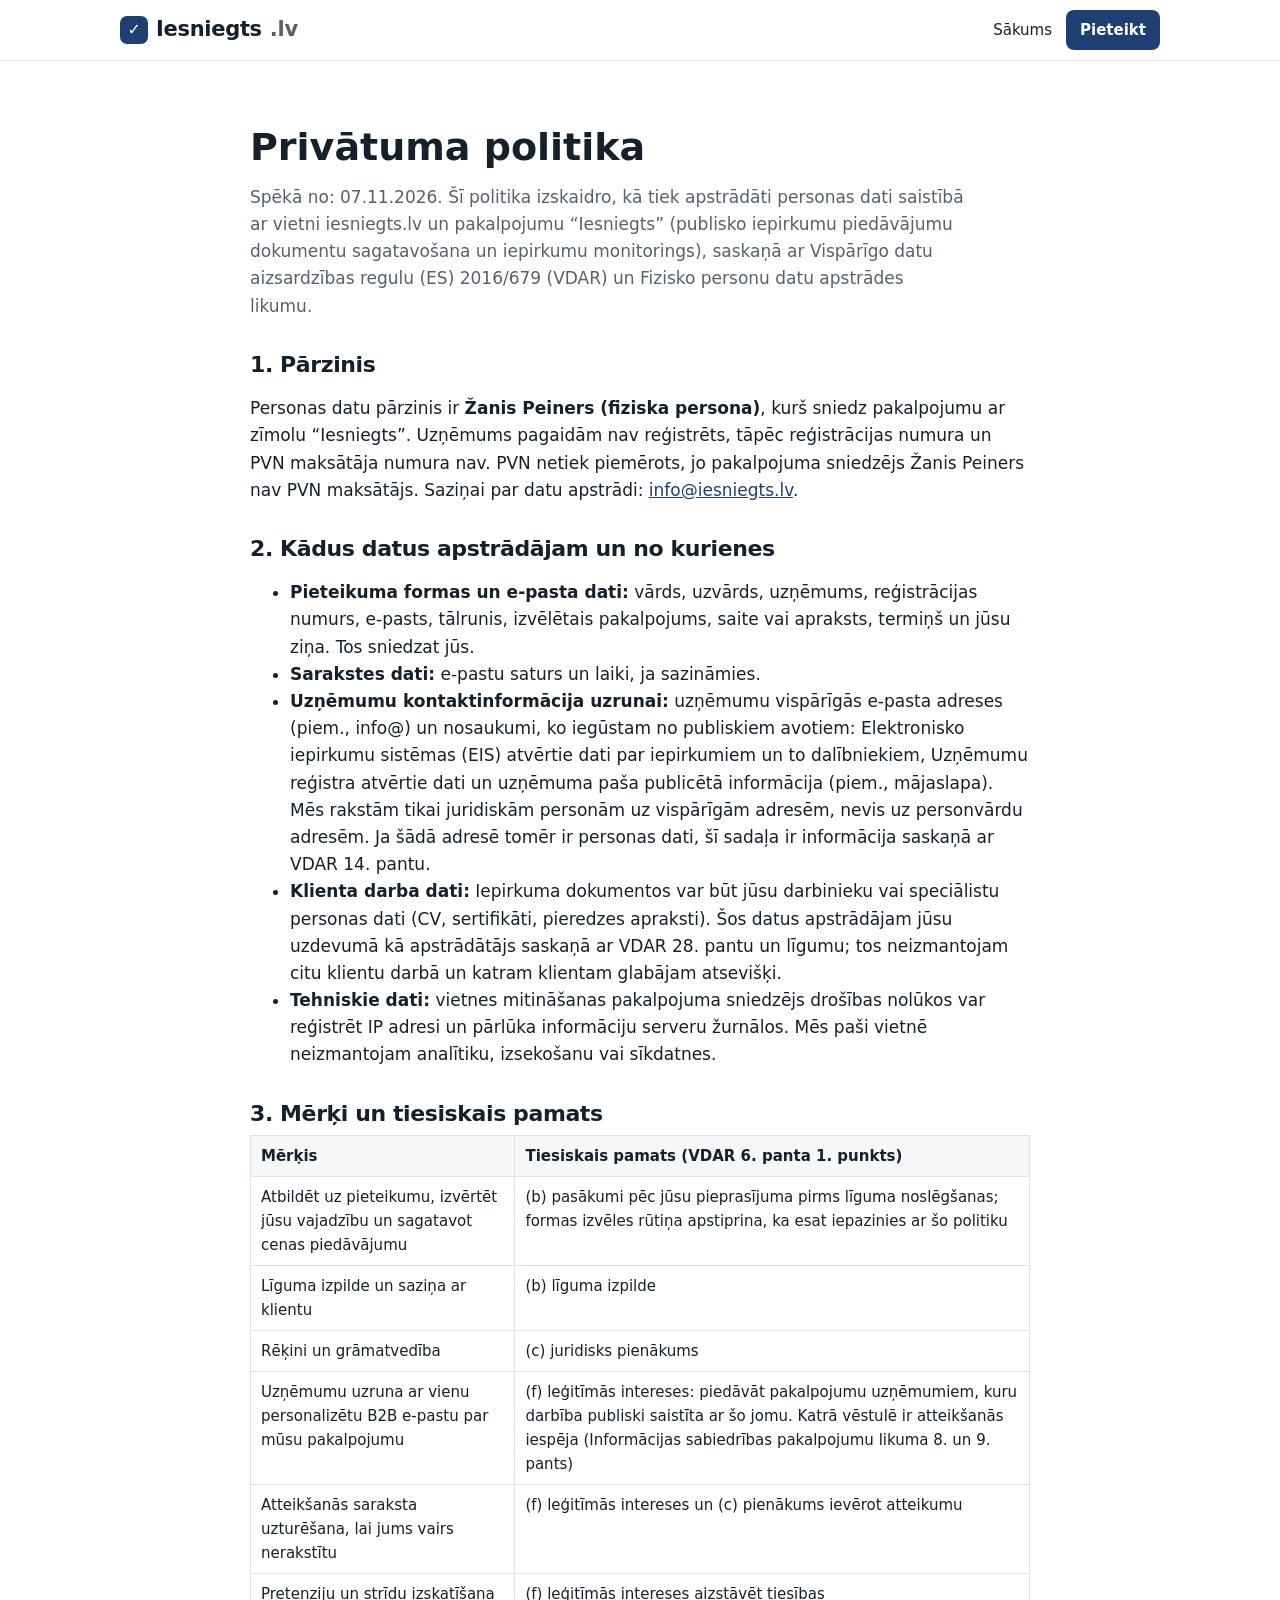
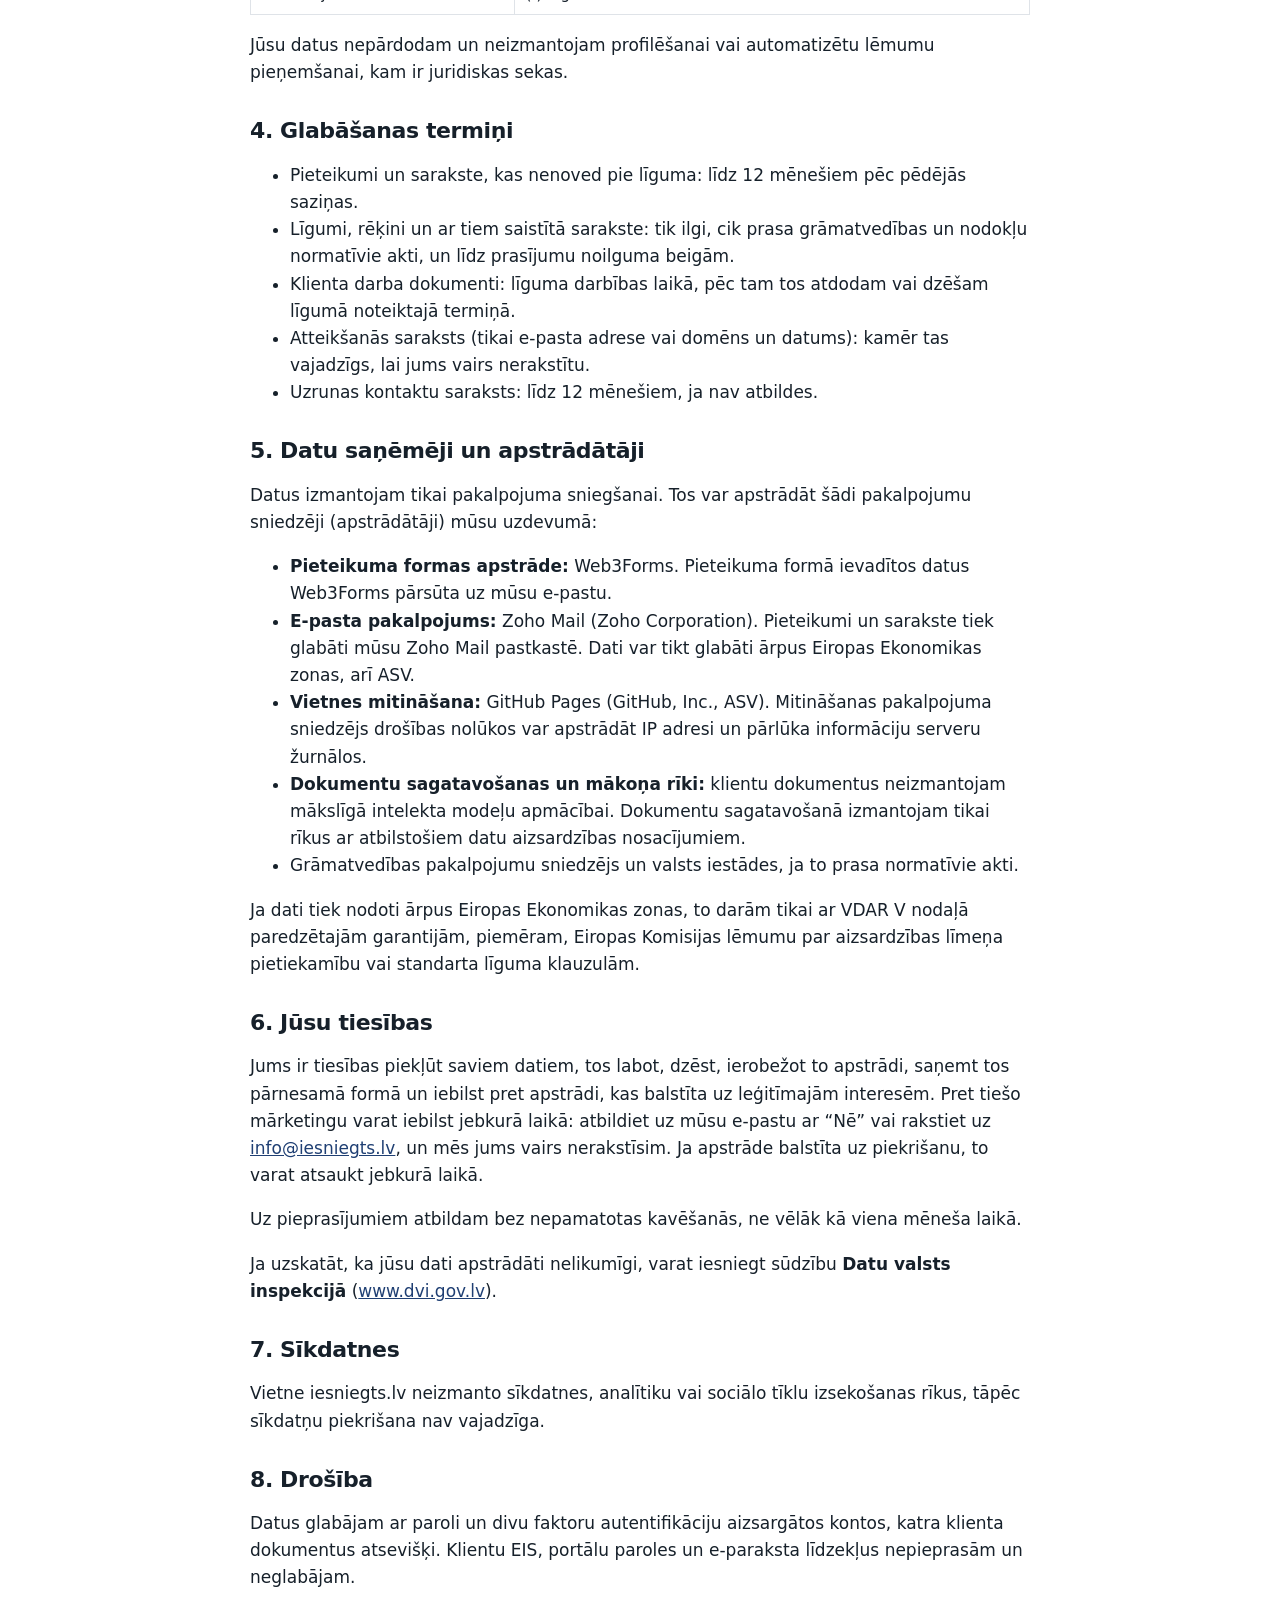
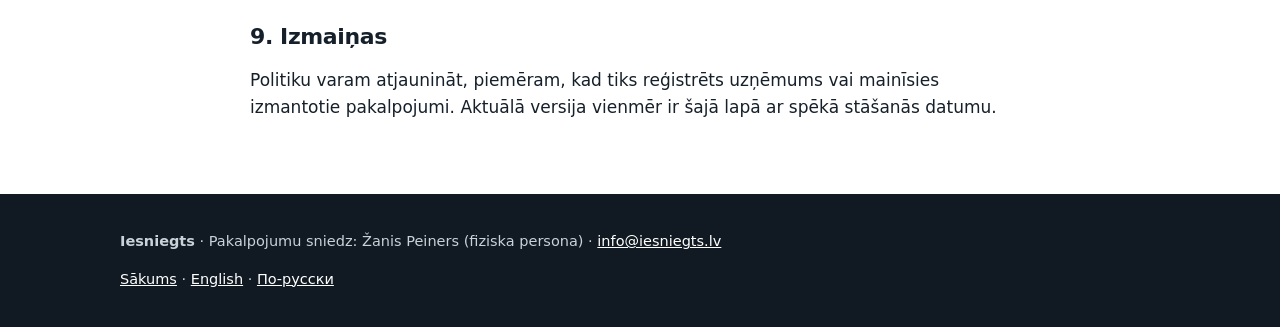
<file: privatuma-politika.html>
<!doctype html>
<html lang="lv">
<head>
<meta charset="utf-8">
<meta name="viewport" content="width=device-width,initial-scale=1">
<title>Privātuma politika: Iesniegts</title>
<link rel="icon" href="/favicon.svg" type="image/svg+xml">
<link rel="stylesheet" href="style.css">
<meta name="description" content="Kā Iesniegts apstrādā personas datus: pārzinis, mērķi, glabāšanas termiņi, apstrādātāji un jūsu tiesības.">
<meta name="referrer" content="strict-origin-when-cross-origin">
<meta http-equiv="Content-Security-Policy" content="default-src 'self'; style-src 'self' 'unsafe-inline'; img-src 'self' data:; base-uri 'self'; object-src 'none'">
<link rel="canonical" href="https://iesniegts.lv/privatuma-politika.html">
<link rel="alternate" hreflang="lv" href="https://iesniegts.lv/privatuma-politika.html">
<link rel="alternate" hreflang="en" href="https://iesniegts.lv/privacy-en.html">
<link rel="alternate" hreflang="ru" href="https://iesniegts.lv/privacy-ru.html">
</head>
<body>
<a class="skip" href="#saturs">Pāriet uz saturu</a>
<header class="top"><div class="wrap">
  <a class="logo" href="index.html"><span class="mark" aria-hidden="true">✓</span>Iesniegts<span class="tld">.lv</span></a>
  <nav class="main" aria-label="Navigācija"><a href="index.html">Sākums</a><a class="btn" href="index.html#pieteikums" style="padding:8px 14px;font-size:15px">Pieteikt</a></nav>
</div></header>
<main id="saturs"><section><div class="wrap legal">
<h1>Privātuma politika</h1>
<p class="sub">Spēkā no: 07.11.2026. Šī politika izskaidro, kā tiek apstrādāti personas dati saistībā ar vietni iesniegts.lv un pakalpojumu “Iesniegts” (publisko iepirkumu piedāvājumu dokumentu sagatavošana un iepirkumu monitorings), saskaņā ar Vispārīgo datu aizsardzības regulu (ES) 2016/679 (VDAR) un Fizisko personu datu apstrādes likumu.</p>

<h2>1. Pārzinis</h2>
<p>Personas datu pārzinis ir <strong>Žanis Peiners (fiziska persona)</strong>, kurš sniedz pakalpojumu ar zīmolu “Iesniegts”. Uzņēmums pagaidām nav reģistrēts, tāpēc reģistrācijas numura un PVN maksātāja numura nav. PVN netiek piemērots, jo pakalpojuma sniedzējs Žanis Peiners nav PVN maksātājs. Saziņai par datu apstrādi: <a href="mailto:info@iesniegts.lv">info@iesniegts.lv</a>.</p>

<h2>2. Kādus datus apstrādājam un no kurienes</h2>
<ul>
  <li><strong>Pieteikuma formas un e-pasta dati:</strong> vārds, uzvārds, uzņēmums, reģistrācijas numurs, e-pasts, tālrunis, izvēlētais pakalpojums, saite vai apraksts, termiņš un jūsu ziņa. Tos sniedzat jūs.</li>
  <li><strong>Sarakstes dati:</strong> e-pastu saturs un laiki, ja sazināmies.</li>
  <li><strong>Uzņēmumu kontaktinformācija uzrunai:</strong> uzņēmumu vispārīgās e-pasta adreses (piem., info@) un nosaukumi, ko iegūstam no publiskiem avotiem: Elektronisko iepirkumu sistēmas (EIS) atvērtie dati par iepirkumiem un to dalībniekiem, Uzņēmumu reģistra atvērtie dati un uzņēmuma paša publicētā informācija (piem., mājaslapa). Mēs rakstām tikai juridiskām personām uz vispārīgām adresēm, nevis uz personvārdu adresēm. Ja šādā adresē tomēr ir personas dati, šī sadaļa ir informācija saskaņā ar VDAR 14. pantu.</li>
  <li><strong>Klienta darba dati:</strong> Iepirkuma dokumentos var būt jūsu darbinieku vai speciālistu personas dati (CV, sertifikāti, pieredzes apraksti). Šos datus apstrādājam jūsu uzdevumā kā apstrādātājs saskaņā ar VDAR 28. pantu un līgumu; tos neizmantojam citu klientu darbā un katram klientam glabājam atsevišķi.</li>
  <li><strong>Tehniskie dati:</strong> vietnes mitināšanas pakalpojuma sniedzējs drošības nolūkos var reģistrēt IP adresi un pārlūka informāciju serveru žurnālos. Mēs paši vietnē neizmantojam analītiku, izsekošanu vai sīkdatnes.</li>
</ul>

<h2>3. Mērķi un tiesiskais pamats</h2>
<table>
  <thead><tr><th>Mērķis</th><th>Tiesiskais pamats (VDAR 6. panta 1. punkts)</th></tr></thead>
  <tbody>
    <tr><td>Atbildēt uz pieteikumu, izvērtēt jūsu vajadzību un sagatavot cenas piedāvājumu</td><td>(b) pasākumi pēc jūsu pieprasījuma pirms līguma noslēgšanas; formas izvēles rūtiņa apstiprina, ka esat iepazinies ar šo politiku</td></tr>
    <tr><td>Līguma izpilde un saziņa ar klientu</td><td>(b) līguma izpilde</td></tr>
    <tr><td>Rēķini un grāmatvedība</td><td>(c) juridisks pienākums</td></tr>
    <tr><td>Uzņēmumu uzruna ar vienu personalizētu B2B e-pastu par mūsu pakalpojumu</td><td>(f) leģitīmās intereses: piedāvāt pakalpojumu uzņēmumiem, kuru darbība publiski saistīta ar šo jomu. Katrā vēstulē ir atteikšanās iespēja (Informācijas sabiedrības pakalpojumu likuma 8. un 9. pants)</td></tr>
    <tr><td>Atteikšanās saraksta uzturēšana, lai jums vairs nerakstītu</td><td>(f) leģitīmās intereses un (c) pienākums ievērot atteikumu</td></tr>
    <tr><td>Pretenziju un strīdu izskatīšana</td><td>(f) leģitīmās intereses aizstāvēt tiesības</td></tr>
  </tbody>
</table>
<p>Jūsu datus nepārdodam un neizmantojam profilēšanai vai automatizētu lēmumu pieņemšanai, kam ir juridiskas sekas.</p>

<h2>4. Glabāšanas termiņi</h2>
<ul>
  <li>Pieteikumi un sarakste, kas nenoved pie līguma: līdz 12 mēnešiem pēc pēdējās saziņas.</li>
  <li>Līgumi, rēķini un ar tiem saistītā sarakste: tik ilgi, cik prasa grāmatvedības un nodokļu normatīvie akti, un līdz prasījumu noilguma beigām.</li>
  <li>Klienta darba dokumenti: līguma darbības laikā, pēc tam tos atdodam vai dzēšam līgumā noteiktajā termiņā.</li>
  <li>Atteikšanās saraksts (tikai e-pasta adrese vai domēns un datums): kamēr tas vajadzīgs, lai jums vairs nerakstītu.</li>
  <li>Uzrunas kontaktu saraksts: līdz 12 mēnešiem, ja nav atbildes.</li>
</ul>

<h2>5. Datu saņēmēji un apstrādātāji</h2>
<p>Datus izmantojam tikai pakalpojuma sniegšanai. Tos var apstrādāt šādi pakalpojumu sniedzēji (apstrādātāji) mūsu uzdevumā:</p>
<ul>
  <li><strong>Pieteikuma formas apstrāde:</strong> Web3Forms. Pieteikuma formā ievadītos datus Web3Forms pārsūta uz mūsu e-pastu.</li>
  <li><strong>E-pasta pakalpojums:</strong> Zoho Mail (Zoho Corporation). Pieteikumi un sarakste tiek glabāti mūsu Zoho Mail pastkastē. Dati var tikt glabāti ārpus Eiropas Ekonomikas zonas, arī ASV.</li>
  <li><strong>Vietnes mitināšana:</strong> GitHub Pages (GitHub, Inc., ASV). Mitināšanas pakalpojuma sniedzējs drošības nolūkos var apstrādāt IP adresi un pārlūka informāciju serveru žurnālos.</li>
  <li><strong>Dokumentu sagatavošanas un mākoņa rīki:</strong> klientu dokumentus neizmantojam mākslīgā intelekta modeļu apmācībai. Dokumentu sagatavošanā izmantojam tikai rīkus ar atbilstošiem datu aizsardzības nosacījumiem.</li>
  <li>Grāmatvedības pakalpojumu sniedzējs un valsts iestādes, ja to prasa normatīvie akti.</li>
</ul>
<p>Ja dati tiek nodoti ārpus Eiropas Ekonomikas zonas, to darām tikai ar VDAR V nodaļā paredzētajām garantijām, piemēram, Eiropas Komisijas lēmumu par aizsardzības līmeņa pietiekamību vai standarta līguma klauzulām.</p>

<h2>6. Jūsu tiesības</h2>
<p>Jums ir tiesības piekļūt saviem datiem, tos labot, dzēst, ierobežot to apstrādi, saņemt tos pārnesamā formā un iebilst pret apstrādi, kas balstīta uz leģitīmajām interesēm. Pret tiešo mārketingu varat iebilst jebkurā laikā: atbildiet uz mūsu e-pastu ar “Nē” vai rakstiet uz <a href="mailto:info@iesniegts.lv">info@iesniegts.lv</a>, un mēs jums vairs nerakstīsim. Ja apstrāde balstīta uz piekrišanu, to varat atsaukt jebkurā laikā.</p>
<p>Uz pieprasījumiem atbildam bez nepamatotas kavēšanās, ne vēlāk kā viena mēneša laikā.</p>
<p>Ja uzskatāt, ka jūsu dati apstrādāti nelikumīgi, varat iesniegt sūdzību <strong>Datu valsts inspekcijā</strong> (<a href="https://www.dvi.gov.lv">www.dvi.gov.lv</a>).</p>

<h2>7. Sīkdatnes</h2>
<p>Vietne iesniegts.lv neizmanto sīkdatnes, analītiku vai sociālo tīklu izsekošanas rīkus, tāpēc sīkdatņu piekrišana nav vajadzīga.</p>

<h2>8. Drošība</h2>
<p>Datus glabājam ar paroli un divu faktoru autentifikāciju aizsargātos kontos, katra klienta dokumentus atsevišķi. Klientu EIS, portālu paroles un e-paraksta līdzekļus nepieprasām un neglabājam.</p>

<h2>9. Izmaiņas</h2>
<p>Politiku varam atjaunināt, piemēram, kad tiks reģistrēts uzņēmums vai mainīsies izmantotie pakalpojumi. Aktuālā versija vienmēr ir šajā lapā ar spēkā stāšanās datumu.</p>
</div></section></main>
<footer><div class="wrap"><div><strong>Iesniegts</strong> · Pakalpojumu sniedz: Žanis Peiners (fiziska persona) · <a href="mailto:info@iesniegts.lv">info@iesniegts.lv</a></div><div><a href="index.html">Sākums</a> · <a href="privacy-en.html" lang="en">English</a> · <a href="privacy-ru.html" lang="ru">По-русски</a></div></div></footer>
</body>
</html>
</file>
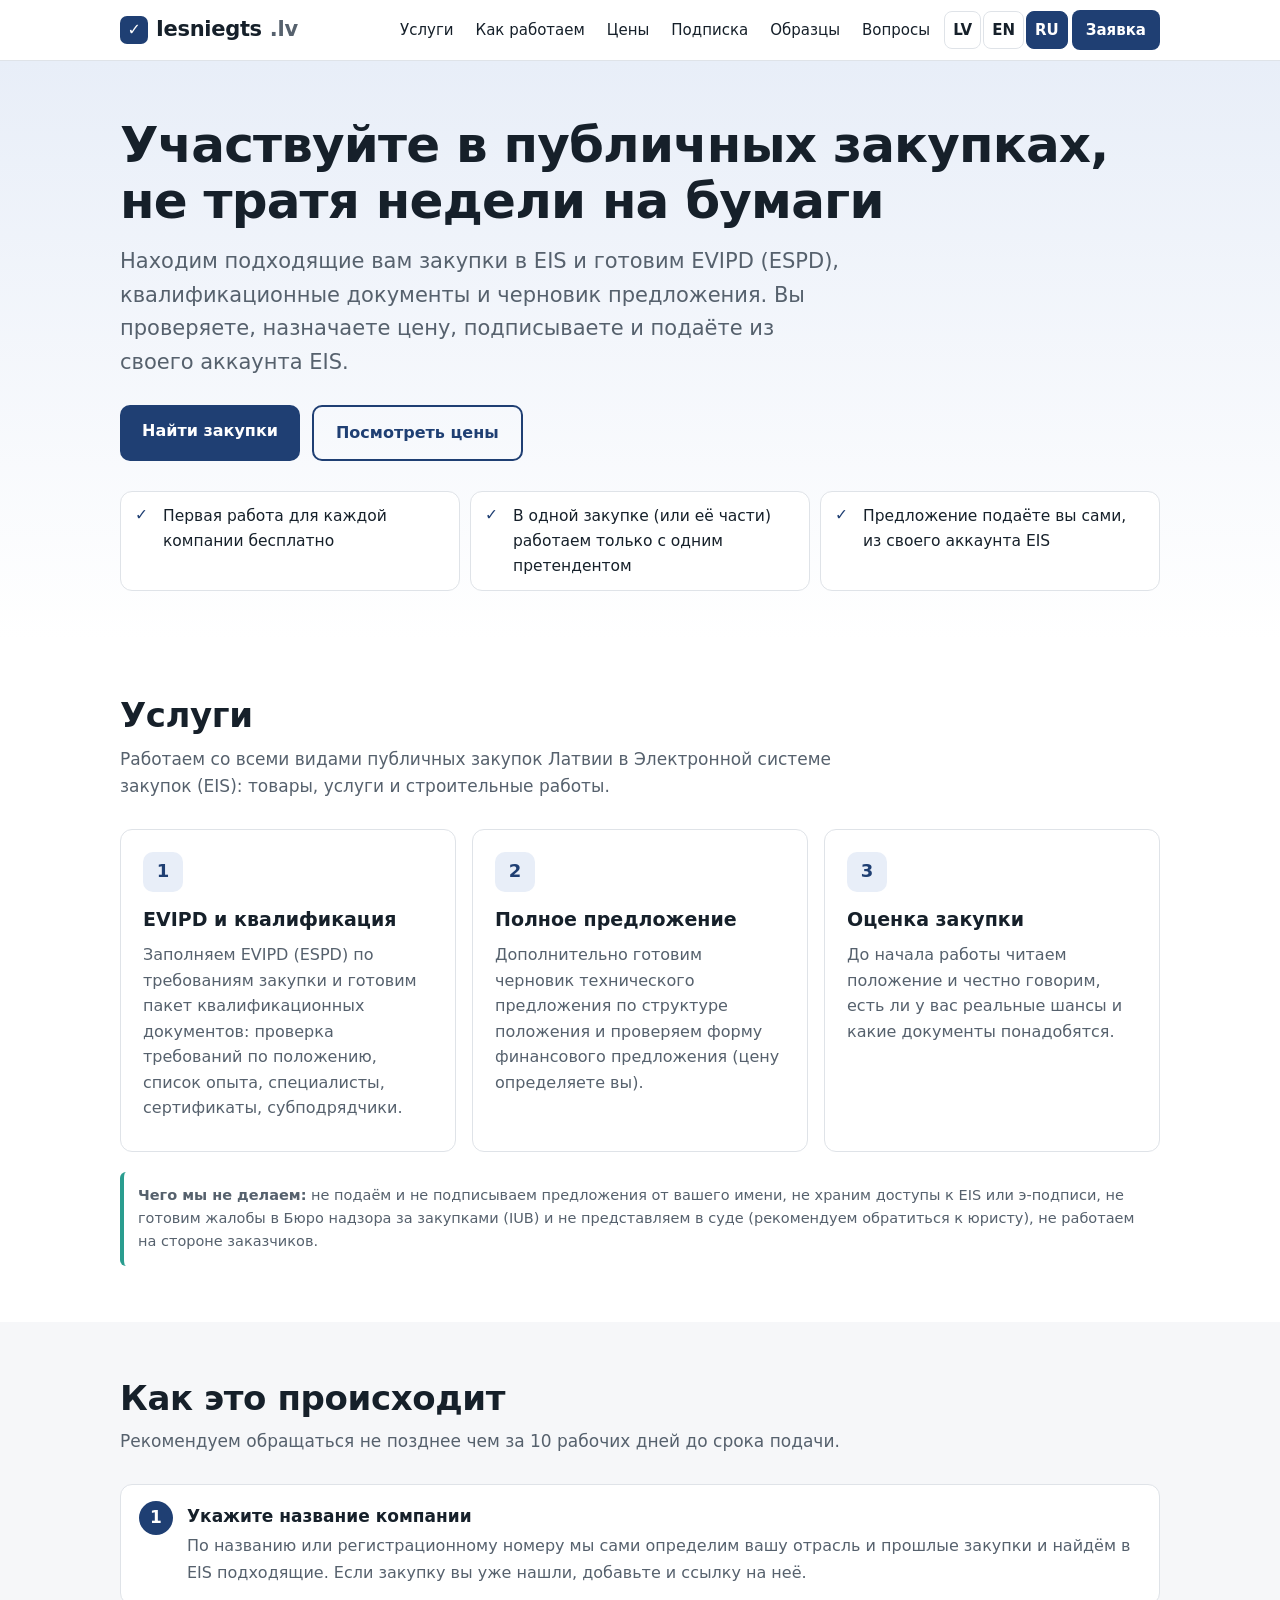
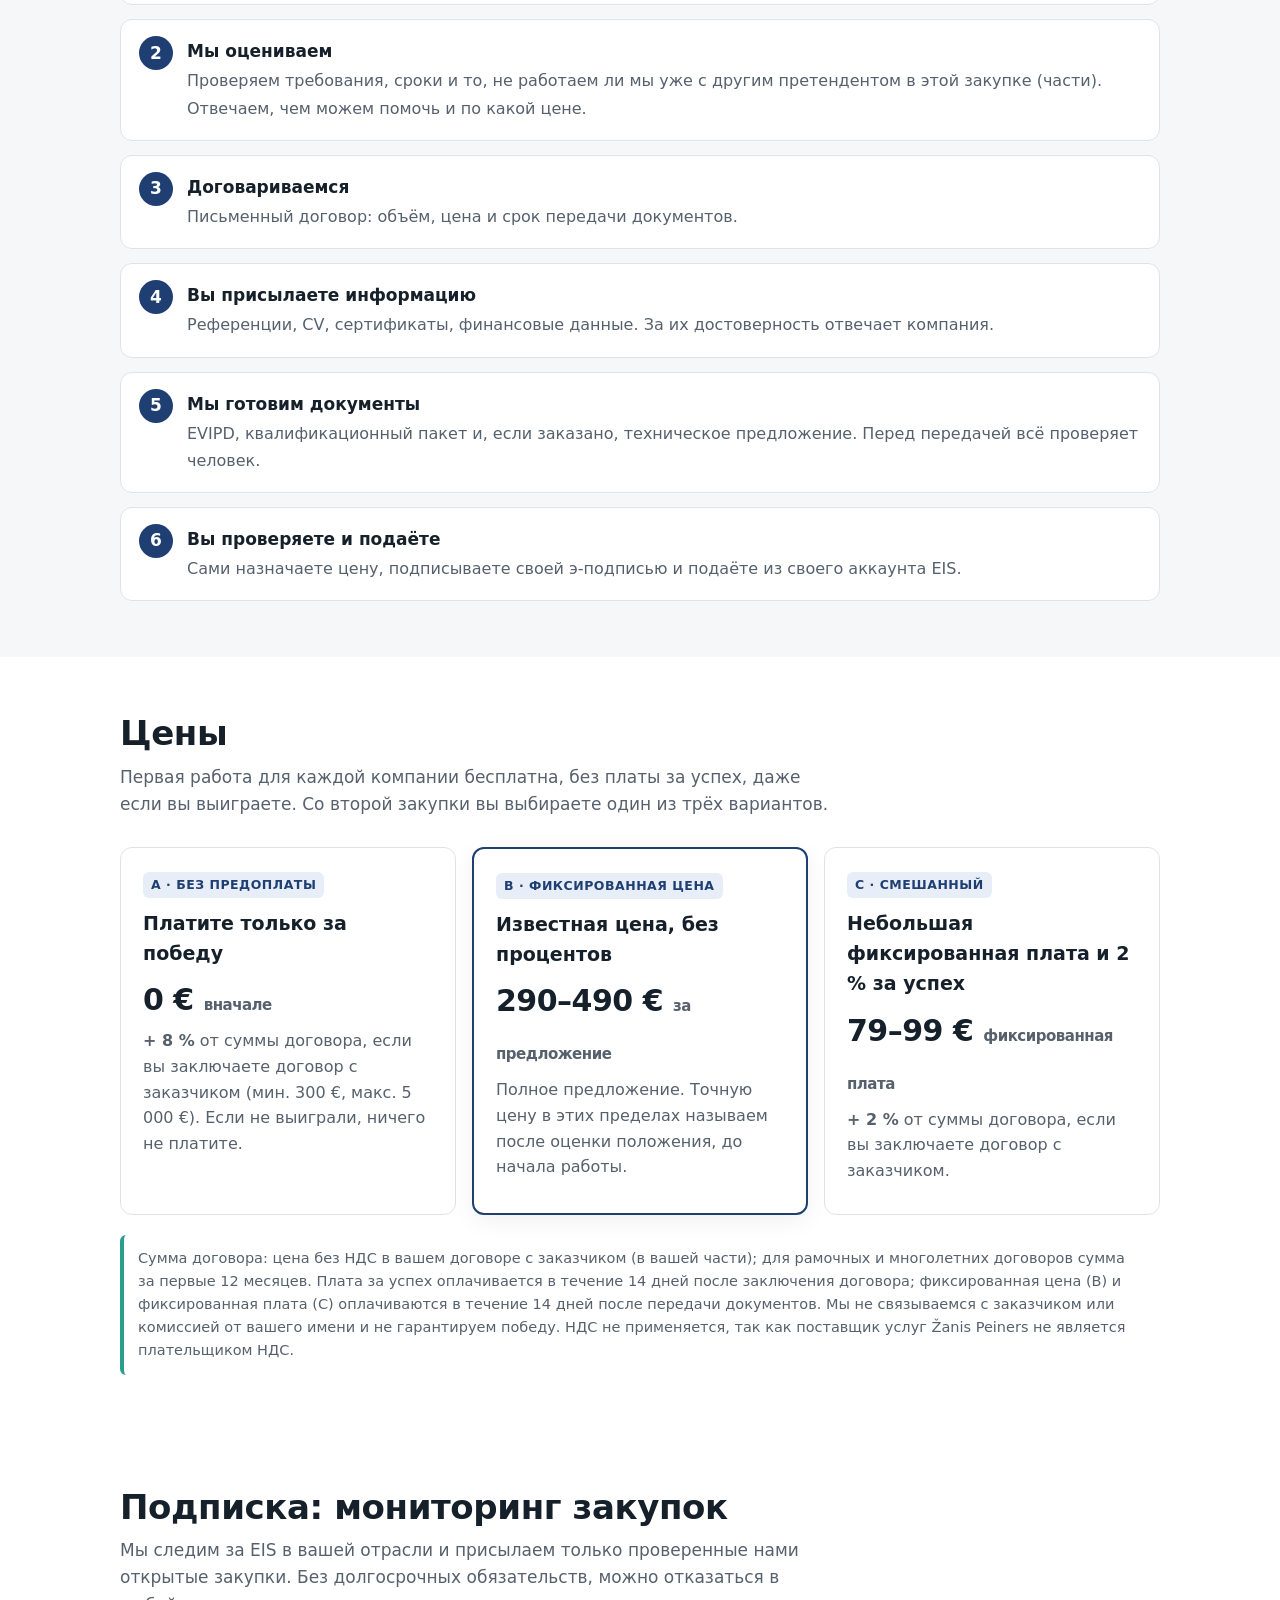
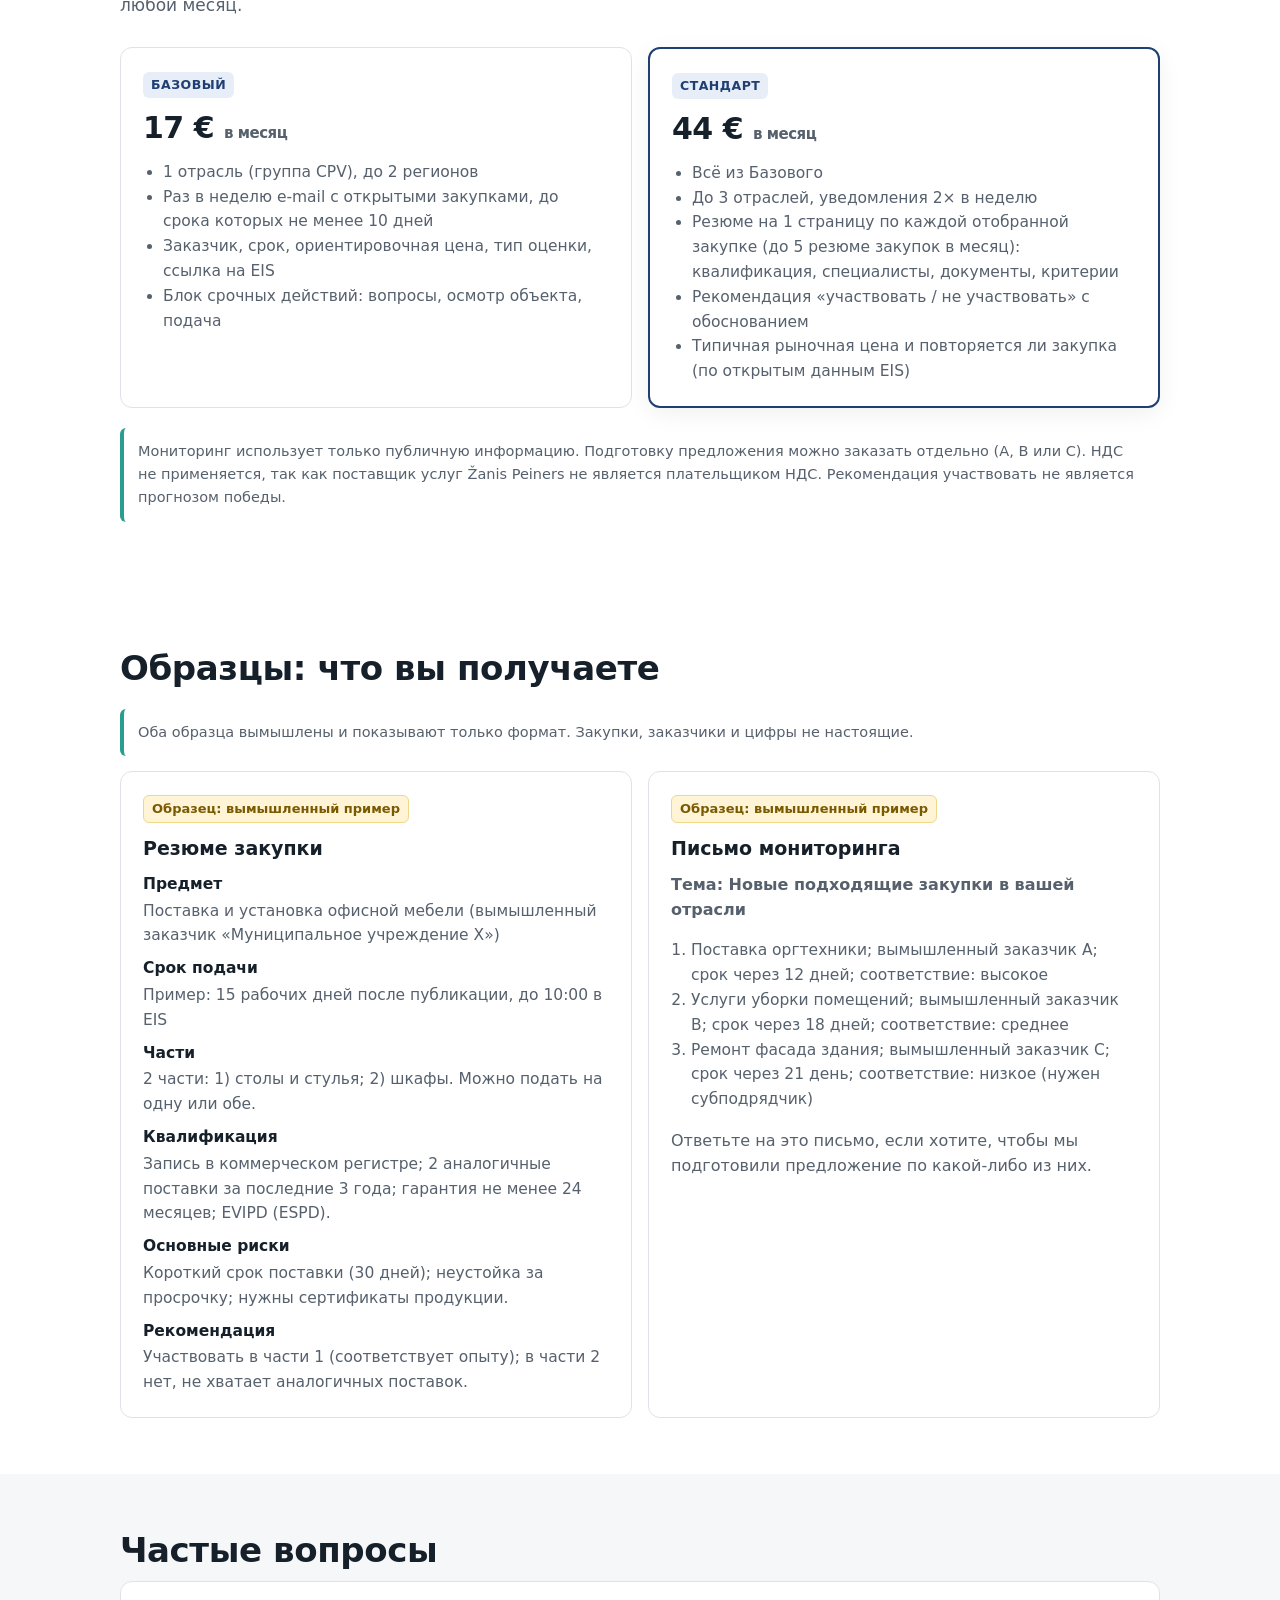
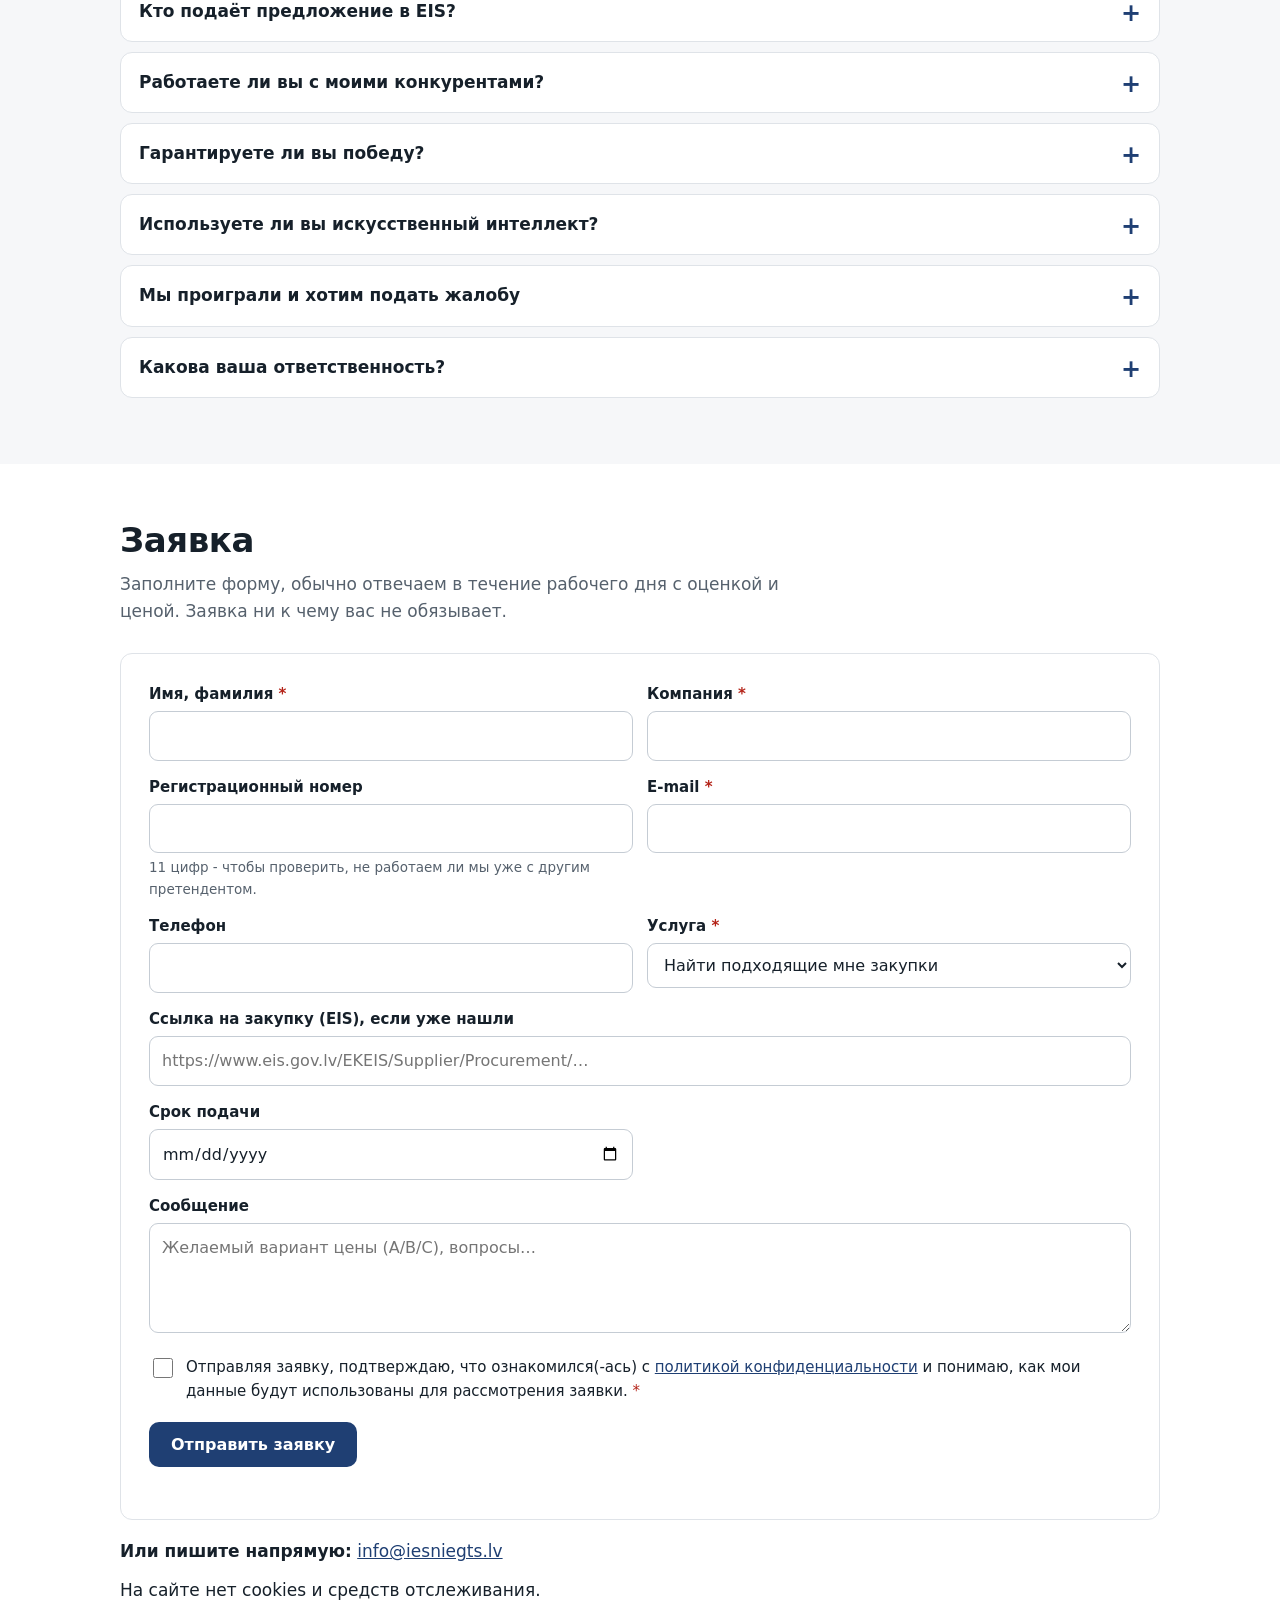
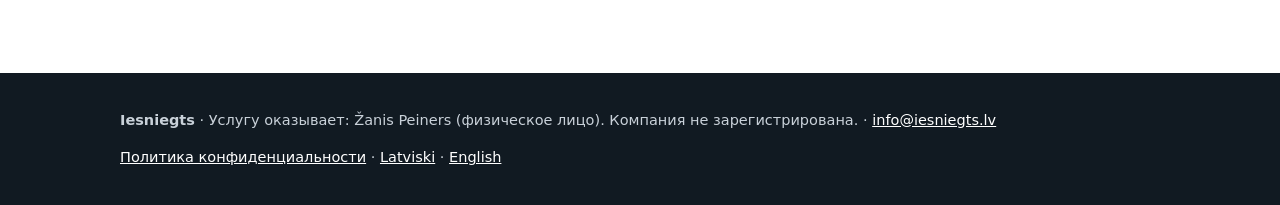
<file: ru.html>
<!doctype html>
<html lang="ru">
<head>
<meta charset="utf-8">
<meta name="viewport" content="width=device-width,initial-scale=1">
<title>Iesniegts: помощь в подготовке предложений для публичных закупок</title>
<meta name="description" content="Готовим EVIPD (ESPD), квалификационные документы и предложения для публичных закупок в EIS. Вы проверяете, подписываете и подаёте из своего аккаунта EIS.">
<link rel="stylesheet" href="style.css">
<link rel="icon" href="/favicon.svg" type="image/svg+xml">
<link rel="apple-touch-icon" href="/apple-touch-icon.png">
<meta name="referrer" content="strict-origin-when-cross-origin">
<meta http-equiv="Content-Security-Policy" content="default-src 'self'; script-src 'self'; style-src 'self' 'unsafe-inline'; img-src 'self' data:; connect-src 'self' https://api.web3forms.com; form-action 'self' https://api.web3forms.com mailto:; base-uri 'self'; object-src 'none'">
<link rel="canonical" href="https://iesniegts.lv/ru.html">
<link rel="alternate" hreflang="lv" href="https://iesniegts.lv/">
<link rel="alternate" hreflang="en" href="https://iesniegts.lv/en.html">
<link rel="alternate" hreflang="ru" href="https://iesniegts.lv/ru.html">
<link rel="alternate" hreflang="x-default" href="https://iesniegts.lv/">
<meta property="og:type" content="website">
<meta property="og:site_name" content="Iesniegts">
<meta property="og:title" content="Iesniegts: помощь в подготовке предложений для публичных закупок">
<meta property="og:description" content="Готовим EVIPD (ESPD), квалификационные документы и предложения для публичных закупок в EIS. Вы проверяете, подписываете и подаёте из своего аккаунта EIS.">
<meta property="og:url" content="https://iesniegts.lv/ru.html">
<meta property="og:locale" content="ru_RU">
<meta property="og:image" content="https://iesniegts.lv/og.png">
<meta property="og:image:width" content="1200">
<meta property="og:image:height" content="630">
<meta property="og:image:alt" content="Iesniegts.lv">
<meta name="twitter:card" content="summary_large_image">
<meta name="twitter:title" content="Iesniegts: помощь в подготовке предложений для публичных закупок">
<meta name="twitter:description" content="Готовим EVIPD (ESPD), квалификационные документы и предложения для публичных закупок в EIS. Вы проверяете, подписываете и подаёте из своего аккаунта EIS.">
<meta name="twitter:image" content="https://iesniegts.lv/og.png">
<script type="application/ld+json">{"@context": "https://schema.org", "@type": "ProfessionalService", "name": "Iesniegts", "url": "https://iesniegts.lv/", "email": "info@iesniegts.lv", "description": "Готовим EVIPD (ESPD), квалификационные документы и предложения для публичных закупок в EIS. Вы проверяете, подписываете и подаёте из своего аккаунта EIS.", "areaServed": {"@type": "Country", "name": "Latvia"}, "availableLanguage": ["lv", "en", "ru"], "image": "https://iesniegts.lv/og.png", "founder": {"@type": "Person", "name": "Žanis Peiners"}, "provider": {"@type": "Person", "name": "Žanis Peiners", "email": "info@iesniegts.lv"}}</script>
</head>
<body>
<a class="skip" href="#saturs">Перейти к содержанию</a>
<header class="top">
  <div class="wrap">
    <a class="logo" href="#"><span class="mark" aria-hidden="true">✓</span>Iesniegts<span class="tld">.lv</span></a>
    <nav class="main" aria-label="Основная навигация">
      <span class="links">
        <a href="#pakalpojumi">Услуги</a>
        <a href="#process">Как работаем</a>
        <a href="#cenas">Цены</a>
        <a href="#abonements">Подписка</a>
        <a href="#paraugi">Образцы</a>
        <a href="#buj">Вопросы</a>
      </span>
      <span class="langs" role="group" aria-label="Язык"><a class="lang" href="index.html" lang="lv" hreflang="lv">LV</a><a class="lang" href="en.html" lang="en" hreflang="en">EN</a><a class="lang current" href="ru.html" lang="ru" hreflang="ru" aria-current="page">RU</a></span>
      <a class="btn" href="#pieteikums" style="padding:8px 14px;font-size:15px">Заявка</a>
    </nav>
  </div>
</header>

<main id="saturs">
<section class="hero">
  <div class="wrap">
    <h1>Участвуйте в публичных закупках, не тратя недели на бумаги</h1>
    <p class="lead">Находим подходящие вам закупки в EIS и готовим EVIPD (ESPD), квалификационные документы и черновик предложения. Вы проверяете, назначаете цену, подписываете и подаёте из своего аккаунта EIS.</p>
    <div class="cta">
      <a class="btn" href="#pieteikums">Найти закупки</a>
      <a class="btn ghost" href="#cenas">Посмотреть цены</a>
    </div>
    <ul class="facts">
      <li>Первая работа для каждой компании бесплатно<!-- PRICE: approved 3 Nov --></li>
      <li>В одной закупке (или её части) работаем только с одним претендентом</li>
      <li>Предложение подаёте вы сами, из своего аккаунта EIS</li>
    </ul>
  </div>
</section>

<section id="pakalpojumi">
  <div class="wrap">
    <h2>Услуги</h2>
    <p class="sub">Работаем со всеми видами публичных закупок Латвии в Электронной системе закупок (EIS): товары, услуги и строительные работы.</p>
    <div class="grid c3">
      <div class="card"><div class="icon" aria-hidden="true">1</div><h3>EVIPD и квалификация</h3><p>Заполняем EVIPD (ESPD) по требованиям закупки и готовим пакет квалификационных документов: проверка требований по положению, список опыта, специалисты, сертификаты, субподрядчики.</p></div>
      <div class="card"><div class="icon" aria-hidden="true">2</div><h3>Полное предложение</h3><p>Дополнительно готовим черновик технического предложения по структуре положения и проверяем форму финансового предложения (цену определяете вы).</p></div>
      <div class="card"><div class="icon" aria-hidden="true">3</div><h3>Оценка закупки</h3><p>До начала работы читаем положение и честно говорим, есть ли у вас реальные шансы и какие документы понадобятся.</p></div>
    </div>
    <div class="note limits"><strong>Чего мы не делаем:</strong> не подаём и не подписываем предложения от вашего имени, не храним доступы к EIS или э-подписи, не готовим жалобы в Бюро надзора за закупками (IUB) и не представляем в суде (рекомендуем обратиться к юристу), не работаем на стороне заказчиков.</div>
  </div>
</section>

<section id="process" class="alt">
  <div class="wrap">
    <h2>Как это происходит</h2>
    <p class="sub">Рекомендуем обращаться не позднее чем за 10 рабочих дней до срока подачи.</p>
    <ol class="steps">
      <li><strong>Укажите название компании</strong><span>По названию или регистрационному номеру мы сами определим вашу отрасль и прошлые закупки и найдём в EIS подходящие. Если закупку вы уже нашли, добавьте и ссылку на неё.</span></li>
      <li><strong>Мы оцениваем</strong><span>Проверяем требования, сроки и то, не работаем ли мы уже с другим претендентом в этой закупке (части). Отвечаем, чем можем помочь и по какой цене.</span></li>
      <li><strong>Договариваемся</strong><span>Письменный договор: объём, цена и срок передачи документов.</span></li>
      <li><strong>Вы присылаете информацию</strong><span>Референции, CV, сертификаты, финансовые данные. За их достоверность отвечает компания.</span></li>
      <li><strong>Мы готовим документы</strong><span>EVIPD, квалификационный пакет и, если заказано, техническое предложение. Перед передачей всё проверяет человек.</span></li>
      <li><strong>Вы проверяете и подаёте</strong><span>Сами назначаете цену, подписываете своей э-подписью и подаёте из своего аккаунта EIS.</span></li>
    </ol>
  </div>
</section>

<section id="cenas">
  <div class="wrap">
    <h2>Цены</h2>
    <p class="sub">Первая работа для каждой компании бесплатна, без платы за успех, даже если вы выиграете.<!-- PRICE: approved 3 Nov --> Со второй закупки вы выбираете один из трёх вариантов.</p>
    <div class="grid c3">
      <div class="card"><span class="tag">A · без предоплаты</span><h3 style="margin-top:10px">Платите только за победу</h3><div class="price">0 €<!-- PRICE: approved 3 Nov --> <small>вначале</small></div><p><strong>+ 8 %</strong> от суммы договора, если вы заключаете договор с заказчиком (мин. 300 €, макс. 5 000 €).<!-- PRICE: approved 3 Nov --> Если не выиграли, ничего не платите.</p></div>
      <div class="card featured"><span class="tag">B · фиксированная цена</span><h3 style="margin-top:10px">Известная цена, без процентов</h3><div class="price">290–490 €<!-- PRICE: approved 3 Nov --> <small>за предложение</small></div><p>Полное предложение. Точную цену в этих пределах называем после оценки положения, до начала работы.</p></div>
      <div class="card"><span class="tag">C · смешанный</span><h3 style="margin-top:10px">Небольшая фиксированная плата и 2 % за успех</h3><div class="price">79–99 €<!-- PRICE: approved 3 Nov --> <small>фиксированная плата</small></div><p><strong>+ 2 %</strong> от суммы договора, если вы заключаете договор с заказчиком.<!-- PRICE: approved 3 Nov --></p></div>
    </div>
    <div class="note">Сумма договора: цена без НДС в вашем договоре с заказчиком (в вашей части); для рамочных и многолетних договоров сумма за первые 12 месяцев. Плата за успех оплачивается в течение 14 дней после заключения договора; фиксированная цена (B) и фиксированная плата (C) оплачиваются в течение 14 дней после передачи документов. Мы не связываемся с заказчиком или комиссией от вашего имени и не гарантируем победу. НДС не применяется, так как поставщик услуг Žanis Peiners не является плательщиком НДС.<!-- PRICE: approved 3 Nov --></div>
  </div>
</section>

<section id="abonements">
  <div class="wrap">
    <h2>Подписка: мониторинг закупок</h2>
    <p class="sub">Мы следим за EIS в вашей отрасли и присылаем только проверенные нами открытые закупки. Без долгосрочных обязательств, можно отказаться в любой месяц.<!-- PRICE: approved 3 Nov --></p>
    <div class="grid c2">
      <div class="card"><span class="tag">Базовый</span><div class="price">17 €<!-- PRICE: approved 3 Nov (competitor-based; see pricing_research.md) --> <small>в месяц</small></div>
        <ul><li>1 отрасль (группа CPV), до 2 регионов</li><li>Раз в неделю e-mail с открытыми закупками, до срока которых не менее 10 дней</li><li>Заказчик, срок, ориентировочная цена, тип оценки, ссылка на EIS</li><li>Блок срочных действий: вопросы, осмотр объекта, подача</li></ul></div>
      <div class="card featured"><span class="tag">Стандарт</span><div class="price">44 €<!-- PRICE: approved 3 Nov (competitor-based; see pricing_research.md) --> <small>в месяц</small></div>
        <ul><li>Всё из Базового</li><li>До 3 отраслей, уведомления 2× в неделю</li><li>Резюме на 1 страницу по каждой отобранной закупке (до 5 резюме закупок в месяц): квалификация, специалисты, документы, критерии</li><li>Рекомендация «участвовать / не участвовать» с обоснованием</li><li>Типичная рыночная цена и повторяется ли закупка (по открытым данным EIS)</li></ul></div>
    </div>
    <p class="note">Мониторинг использует только публичную информацию. Подготовку предложения можно заказать отдельно (A, B или C). НДС не применяется, так как поставщик услуг Žanis Peiners не является плательщиком НДС. Рекомендация участвовать не является прогнозом победы.</p>
  </div>
</section>

<section id="paraugi">
  <div class="wrap">
    <h2>Образцы: что вы получаете</h2>
    <p class="note">Оба образца вымышлены и показывают только формат. Закупки, заказчики и цифры не настоящие.</p>
    <div class="grid c2">
      <div class="card sample"><span class="badge-sample">Образец: вымышленный пример</span><h3>Резюме закупки</h3><dl class="sample-dl"><dt>Предмет</dt><dd>Поставка и установка офисной мебели (вымышленный заказчик «Муниципальное учреждение X»)</dd><dt>Срок подачи</dt><dd>Пример: 15 рабочих дней после публикации, до 10:00 в EIS</dd><dt>Части</dt><dd>2 части: 1) столы и стулья; 2) шкафы. Можно подать на одну или обе.</dd><dt>Квалификация</dt><dd>Запись в коммерческом регистре; 2 аналогичные поставки за последние 3 года; гарантия не менее 24 месяцев; EVIPD (ESPD).</dd><dt>Основные риски</dt><dd>Короткий срок поставки (30 дней); неустойка за просрочку; нужны сертификаты продукции.</dd><dt>Рекомендация</dt><dd>Участвовать в части 1 (соответствует опыту); в части 2 нет, не хватает аналогичных поставок.</dd></dl></div>
      <div class="card sample"><span class="badge-sample">Образец: вымышленный пример</span><h3>Письмо мониторинга</h3><p><strong>Тема: Новые подходящие закупки в вашей отрасли</strong></p><ol><li>Поставка оргтехники; вымышленный заказчик A; срок через 12 дней; соответствие: высокое</li><li>Услуги уборки помещений; вымышленный заказчик B; срок через 18 дней; соответствие: среднее</li><li>Ремонт фасада здания; вымышленный заказчик C; срок через 21 день; соответствие: низкое (нужен субподрядчик)</li></ol><p>Ответьте на это письмо, если хотите, чтобы мы подготовили предложение по какой-либо из них.</p></div>
    </div>
  </div>
</section>

<section id="buj" class="alt">
  <div class="wrap">
    <h2>Частые вопросы</h2>
    <details><summary>Кто подаёт предложение в EIS?</summary><p>Вы. Предложение подписывает и подаёт ваша компания из своего аккаунта EIS. При необходимости ваш администратор может создать нам пользователя с ролью «Piegādātāja piedāvājuma sagatavotājs» и заблокировать его после закупки. Пароли и средства э-подписи нам не передавайте.</p></details>
    <details><summary>Работаете ли вы с моими конкурентами?</summary><p>В одной закупке (или её части) работаем только с одним претендентом. Цены, документы и решения других клиентов никогда не передаём и не используем (риск запрещённого сговора, ст. 11 Закона о конкуренции).</p></details>
    <details><summary>Гарантируете ли вы победу?</summary><p>Нет. Мы помогаем подать полное и соответствующее требованиям предложение, но победителя определяет заказчик по критериям положения.</p></details>
    <details><summary>Используете ли вы искусственный интеллект?</summary><p>Да, при подготовке документов мы используем программные инструменты, в том числе ИИ. Каждый документ перед передачей проверяет человек, а ваши данные не используются в работе для других клиентов.</p></details>
    <details><summary>Мы проиграли и хотим подать жалобу</summary><p>Жалобы в IUB и заявления в суд мы не готовим. Рекомендуем обратиться к юристу; можем передать факты и документы из нашей работы.</p></details>
      <details><summary>Какова ваша ответственность?</summary><p>Мы тщательно готовим документы, но EVIPD (ESPD) и предложение проверяет и подписывает клиент, и клиент отвечает за достоверность предоставленных сведений и подачу предложения. Наша ответственность ограничена суммой, уплаченной за конкретное предложение.<!-- LIABILITY: needs owner approval --></p></details>
  </div>
</section>

<section id="pieteikums">
  <div class="wrap">
    <h2>Заявка</h2>
    <p class="sub">Заполните форму, обычно отвечаем в течение рабочего дня с оценкой и ценой. Заявка ни к чему вас не обязывает.</p>
    <form class="order" id="order-form" action="https://api.web3forms.com/submit" method="POST"
      data-subject="Iesniegts.lv заявка (RU)"
      data-mailto-msg="Открываем вашу почтовую программу с готовым письмом. Пожалуйста, отправьте его."
      data-sending-msg="Отправляем…"
      data-ok-msg="Спасибо, заявка получена! Мы её рассмотрим и свяжемся с вами в ближайшее время."
      data-err-msg="Не удалось отправить заявку. Пожалуйста, попробуйте ещё раз.">
      <input type="hidden" name="access_key" value="9e208249-0132-4646-b2b2-49e6567fa05c">
      <input type="checkbox" name="botcheck" class="hidden" style="display:none" tabindex="-1" autocomplete="off" aria-hidden="true">
      <div><label for="f-name">Имя, фамилия <span class="req" aria-hidden="true">*</span></label><input id="f-name" name="name" autocomplete="name" required></div>
      <div><label for="f-company">Компания <span class="req" aria-hidden="true">*</span></label><input id="f-company" name="company" autocomplete="organization" required></div>
      <div><label for="f-regno">Регистрационный номер</label><input id="f-regno" name="regno" inputmode="numeric" pattern="[0-9]{11}" aria-describedby="h-regno"><div class="hint" id="h-regno">11 цифр - чтобы проверить, не работаем ли мы уже с другим претендентом.</div></div>
      <div><label for="f-email">E-mail <span class="req" aria-hidden="true">*</span></label><input id="f-email" name="email" type="email" autocomplete="email" required></div>
      <div><label for="f-phone">Телефон</label><input id="f-phone" name="phone" type="tel" autocomplete="tel"></div>
      <div><label for="f-service">Услуга <span class="req" aria-hidden="true">*</span></label>
        <select id="f-service" name="service" required>
          <option value="Atrast man piemērotus iepirkumus" selected>Найти подходящие мне закупки</option>
          <option value="EVIPD + kvalifikācijas dokumenti">EVIPD + квалификационные документы</option>
          <option value="Pilns piedāvājums">Полное предложение</option>
          <option value="Abonements - Pamata (17 €/mēn.)">Подписка - Базовый (17 €/мес.)</option>
          <option value="Abonements - Standarta (44 €/mēn.)">Подписка - Стандарт (44 €/мес.)</option>
          <option value="Vēl nezinu, gribu konsultāciju">Пока не знаю, нужна консультация</option>
        </select></div>
      <div class="full"><label for="f-link">Ссылка на закупку (EIS), если уже нашли</label><input id="f-link" name="link" placeholder="https://www.eis.gov.lv/EKEIS/Supplier/Procurement/…"></div>
      <div><label for="f-deadline">Срок подачи</label><input id="f-deadline" name="deadline" type="date"></div>
      <div class="full"><label for="f-message">Сообщение</label><textarea id="f-message" name="message" placeholder="Желаемый вариант цены (A/B/C), вопросы…"></textarea></div>
      <div class="hp" aria-hidden="true"><label for="f-website">Не заполнять</label><input id="f-website" name="website" tabindex="-1" autocomplete="off"></div>
      <div class="full"><label class="consent"><input type="checkbox" name="consent" value="jā" required> <span>Отправляя заявку, подтверждаю, что ознакомился(-ась) с <a href="privacy-ru.html">политикой конфиденциальности</a> и понимаю, как мои данные будут использованы для рассмотрения заявки. <span class="req" aria-hidden="true">*</span></span></label></div>
      <div class="full"><button class="btn" type="submit">Отправить заявку</button> <div class="status" id="form-status" role="status" aria-live="polite"></div></div>
    </form>
    <div class="contact-side" style="margin-top:18px">
      <p><strong>Или пишите напрямую:</strong> <a href="mailto:info@iesniegts.lv">info@iesniegts.lv</a></p>
      <p>На сайте нет cookies и средств отслеживания.</p>
    </div>
  </div>
</section>
</main>

<footer>
  <div class="wrap">
    <div><strong>Iesniegts</strong> · Услугу оказывает: Žanis Peiners (физическое лицо). Компания не зарегистрирована. · <a href="mailto:info@iesniegts.lv">info@iesniegts.lv</a></div>
    <div><a href="privacy-ru.html">Политика конфиденциальности</a> · <a href="index.html" lang="lv">Latviski</a> · <a href="en.html" lang="en">English</a></div>
  </div>
</footer>
<script src="form.js" defer></script>
</body>
</html>
</file>
<file: style.css>
/* Viens CSS fails, bez ārējiem fontiem, bez sīkdatnēm. */
:root{
  --brand:#1f3f73; --brand-dark:#152c52; --accent:#2a9d8f; --tint:#e8eef8;
  --ink:#16202a; --muted:#56616d; --line:#dfe3e8; --bg:#ffffff; --soft:#f6f7f9;
  --radius:12px; --max:1080px;
  --font:system-ui,-apple-system,"Segoe UI",Roboto,"Helvetica Neue",Arial,sans-serif;
}
*{box-sizing:border-box}
html{scroll-behavior:smooth}
body{margin:0;font-family:var(--font);color:var(--ink);background:var(--bg);line-height:1.6;font-size:17px;-webkit-text-size-adjust:100%}
img{max-width:100%}
a{color:var(--brand)}
a:hover{color:var(--brand-dark)}
:focus-visible{outline:3px solid var(--accent);outline-offset:2px}
.skip{position:absolute;left:-999px;top:0;background:#000;color:#fff;padding:.5rem 1rem;z-index:10}
.skip:focus{left:0}
.wrap{max-width:var(--max);margin:0 auto;padding:0 20px}
.draft-banner{background:#fff4d6;color:#5a4300;text-align:center;font-size:14px;padding:6px 12px;border-bottom:1px solid #f0dc9c}
header.top{position:sticky;top:0;background:rgba(255,255,255,.96);border-bottom:1px solid var(--line);z-index:5}
header.top .wrap{display:flex;align-items:center;justify-content:space-between;gap:12px;min-height:60px}
.logo{font-weight:800;font-size:21px;color:var(--ink);text-decoration:none;letter-spacing:-.3px;display:flex;align-items:center;gap:8px}
.logo .mark{width:28px;height:28px;border-radius:7px;background:var(--brand);color:#fff;display:grid;place-items:center;font-size:16px}
.logo .tld{color:var(--muted);font-weight:600}
nav.main{display:flex;gap:4px;align-items:center;flex-wrap:wrap}
nav.main a{color:var(--ink);text-decoration:none;font-size:15px;padding:6px 10px;border-radius:8px}
nav.main a:hover{background:var(--soft)}
nav.main .links{display:none}
nav.main .langs{display:flex;gap:2px}
nav.main .lang{border:1px solid var(--line);font-weight:600;padding:6px 8px}
nav.main a.lang.current{background:var(--brand);border-color:var(--brand);color:#fff}
nav.main a.btn,nav.main a.btn:hover{color:#fff}
@media(min-width:860px){nav.main .links{display:flex;gap:2px}}
.btn{display:inline-block;background:var(--brand);color:#fff;text-decoration:none;font-weight:700;padding:13px 22px;border-radius:10px;border:0;font-size:16px;cursor:pointer;font-family:inherit}
.btn:hover{background:var(--brand-dark);color:#fff}
.btn.ghost{background:transparent;color:var(--brand);border:2px solid var(--brand)}
.btn.ghost:hover{background:var(--tint);color:var(--brand-dark)}
.hero{background:linear-gradient(180deg,var(--tint),#fff);padding:56px 0 48px}
.hero h1{font-size:clamp(30px,5.2vw,50px);line-height:1.12;margin:0 0 16px;letter-spacing:-.8px}
.hero p.lead{font-size:clamp(18px,2.2vw,21px);color:var(--muted);max-width:720px;margin:0 0 26px}
.hero .cta{display:flex;gap:12px;flex-wrap:wrap}
.hero ul.facts{list-style:none;padding:0;margin:30px 0 0;display:grid;gap:10px;grid-template-columns:1fr}
.hero ul.facts li{background:#fff;border:1px solid var(--line);border-radius:var(--radius);padding:12px 14px 12px 42px;position:relative;font-size:15.5px}
.hero ul.facts li::before{content:"✓";position:absolute;left:14px;top:11px;color:var(--brand);font-weight:800}
@media(min-width:760px){.hero ul.facts{grid-template-columns:repeat(3,1fr)}}
section{padding:56px 0}
section.alt{background:var(--soft)}
h2{font-size:clamp(25px,3.4vw,34px);line-height:1.2;margin:0 0 10px;letter-spacing:-.4px}
.sub{color:var(--muted);margin:0 0 28px;max-width:720px}
.grid{display:grid;gap:16px;grid-template-columns:1fr}
@media(min-width:700px){.grid.c2{grid-template-columns:repeat(2,1fr)}.grid.c3{grid-template-columns:repeat(2,1fr)}}
@media(min-width:980px){.grid.c3{grid-template-columns:repeat(3,1fr)}}
.card{background:#fff;border:1px solid var(--line);border-radius:var(--radius);padding:22px}
.card h3{margin:0 0 8px;font-size:19px}
.card p{margin:0 0 8px;color:var(--muted);font-size:16px}
.card ul{margin:8px 0 0;padding-left:20px;color:var(--muted);font-size:15.5px}
.icon{width:40px;height:40px;border-radius:10px;background:var(--tint);color:var(--brand);display:grid;place-items:center;font-weight:800;margin-bottom:12px;font-size:18px}
ol.steps{list-style:none;padding:0;margin:0;display:grid;gap:14px;counter-reset:s}
ol.steps li{counter-increment:s;background:#fff;border:1px solid var(--line);border-radius:var(--radius);padding:18px 18px 18px 66px;position:relative}
ol.steps li::before{content:counter(s);position:absolute;left:18px;top:16px;width:34px;height:34px;border-radius:50%;background:var(--brand);color:#fff;display:grid;place-items:center;font-weight:800}
ol.steps strong{display:block;margin-bottom:2px}
ol.steps span{color:var(--muted);font-size:16px}
.price{font-size:30px;font-weight:800;color:var(--ink);margin:6px 0 4px;letter-spacing:-.5px}
.price small{font-size:15px;font-weight:600;color:var(--muted)}
.card.featured{border:2px solid var(--brand);box-shadow:0 6px 24px rgba(0,0,0,.06)}
.tag{display:inline-block;font-size:12.5px;font-weight:700;text-transform:uppercase;letter-spacing:.5px;color:var(--brand);background:var(--tint);padding:3px 8px;border-radius:6px}
.note{font-size:14.5px;color:var(--muted);background:#fff;border-left:4px solid var(--accent);padding:12px 14px;border-radius:6px;margin-top:20px}
.limits{margin-top:20px}
details{background:#fff;border:1px solid var(--line);border-radius:var(--radius);padding:0 18px;margin-bottom:10px}
details summary{cursor:pointer;font-weight:700;padding:16px 0;list-style:none;position:relative;padding-right:28px}
details summary::-webkit-details-marker{display:none}
details summary::after{content:"+";position:absolute;right:0;top:12px;font-size:24px;color:var(--brand)}
details[open] summary::after{content:"–"}
details p{margin:0 0 16px;color:var(--muted)}
form.order{background:#fff;border:1px solid var(--line);border-radius:var(--radius);padding:22px;display:grid;gap:14px;grid-template-columns:1fr}
@media(min-width:760px){form.order{grid-template-columns:1fr 1fr;padding:28px}.full{grid-column:1/-1}}
label{font-weight:600;font-size:15px;display:block;margin-bottom:5px}
label .req{color:#b42318}
input,select,textarea{width:100%;font:inherit;font-size:16px;padding:11px 12px;border:1px solid #c5ccd4;border-radius:9px;background:#fff;color:var(--ink)}
textarea{min-height:110px;resize:vertical}
input:focus,select:focus,textarea:focus{border-color:var(--brand);outline:2px solid var(--tint)}
.hint{font-size:13.5px;color:var(--muted);margin-top:4px}
.consent{display:flex;gap:10px;align-items:flex-start;font-weight:400;font-size:15px}
.consent input{width:20px;height:20px;margin-top:3px;flex:0 0 auto}
.hp{position:absolute!important;left:-9999px!important;width:1px;height:1px;overflow:hidden}
.status{min-height:1.4em;font-weight:600}
.status.ok{color:#146c2e}.status.err{color:#b42318}
.contact-side p{margin:0 0 12px}
footer{background:#111a22;color:#c9d1d9;padding:36px 0;font-size:14.5px}
footer a{color:#fff}
footer .wrap{display:grid;gap:14px}
.legal{max-width:820px}
.legal h1{font-size:clamp(28px,4vw,38px);margin:0 0 6px}
.legal h2{font-size:22px;margin:32px 0 8px}
.legal table{border-collapse:collapse;width:100%;font-size:15px;margin:8px 0}
.legal th,.legal td{border:1px solid var(--line);padding:8px 10px;text-align:left;vertical-align:top}
.legal th{background:var(--soft)}
@media (prefers-reduced-motion:reduce){html{scroll-behavior:auto}}
.badge-sample{display:inline-block;background:#fff4d6;color:#7a5a00;border:1px solid #f0d78a;border-radius:6px;font-size:13px;font-weight:700;padding:3px 8px;margin-bottom:10px}
.sample-dl{margin:0;font-size:15.5px}
.sample-dl dt{font-weight:700;margin-top:8px}
.sample-dl dd{margin:2px 0 0;color:var(--muted)}
.card.sample ol{padding-left:20px;color:var(--muted);font-size:15.5px}
/* small phones: header wraps instead of overflowing */
@media(max-width:480px){header.top .wrap{flex-wrap:wrap;gap:6px;padding-top:6px;padding-bottom:6px}nav.main{gap:4px}.logo{font-size:18px;gap:6px}nav.main .lang{padding:5px 7px;font-size:13px}nav.main a.btn{padding:7px 10px!important;font-size:14px!important}}
@media(max-width:374px){nav.main{width:100%;justify-content:space-between}}
html,body{overflow-x:clip}
</file>
